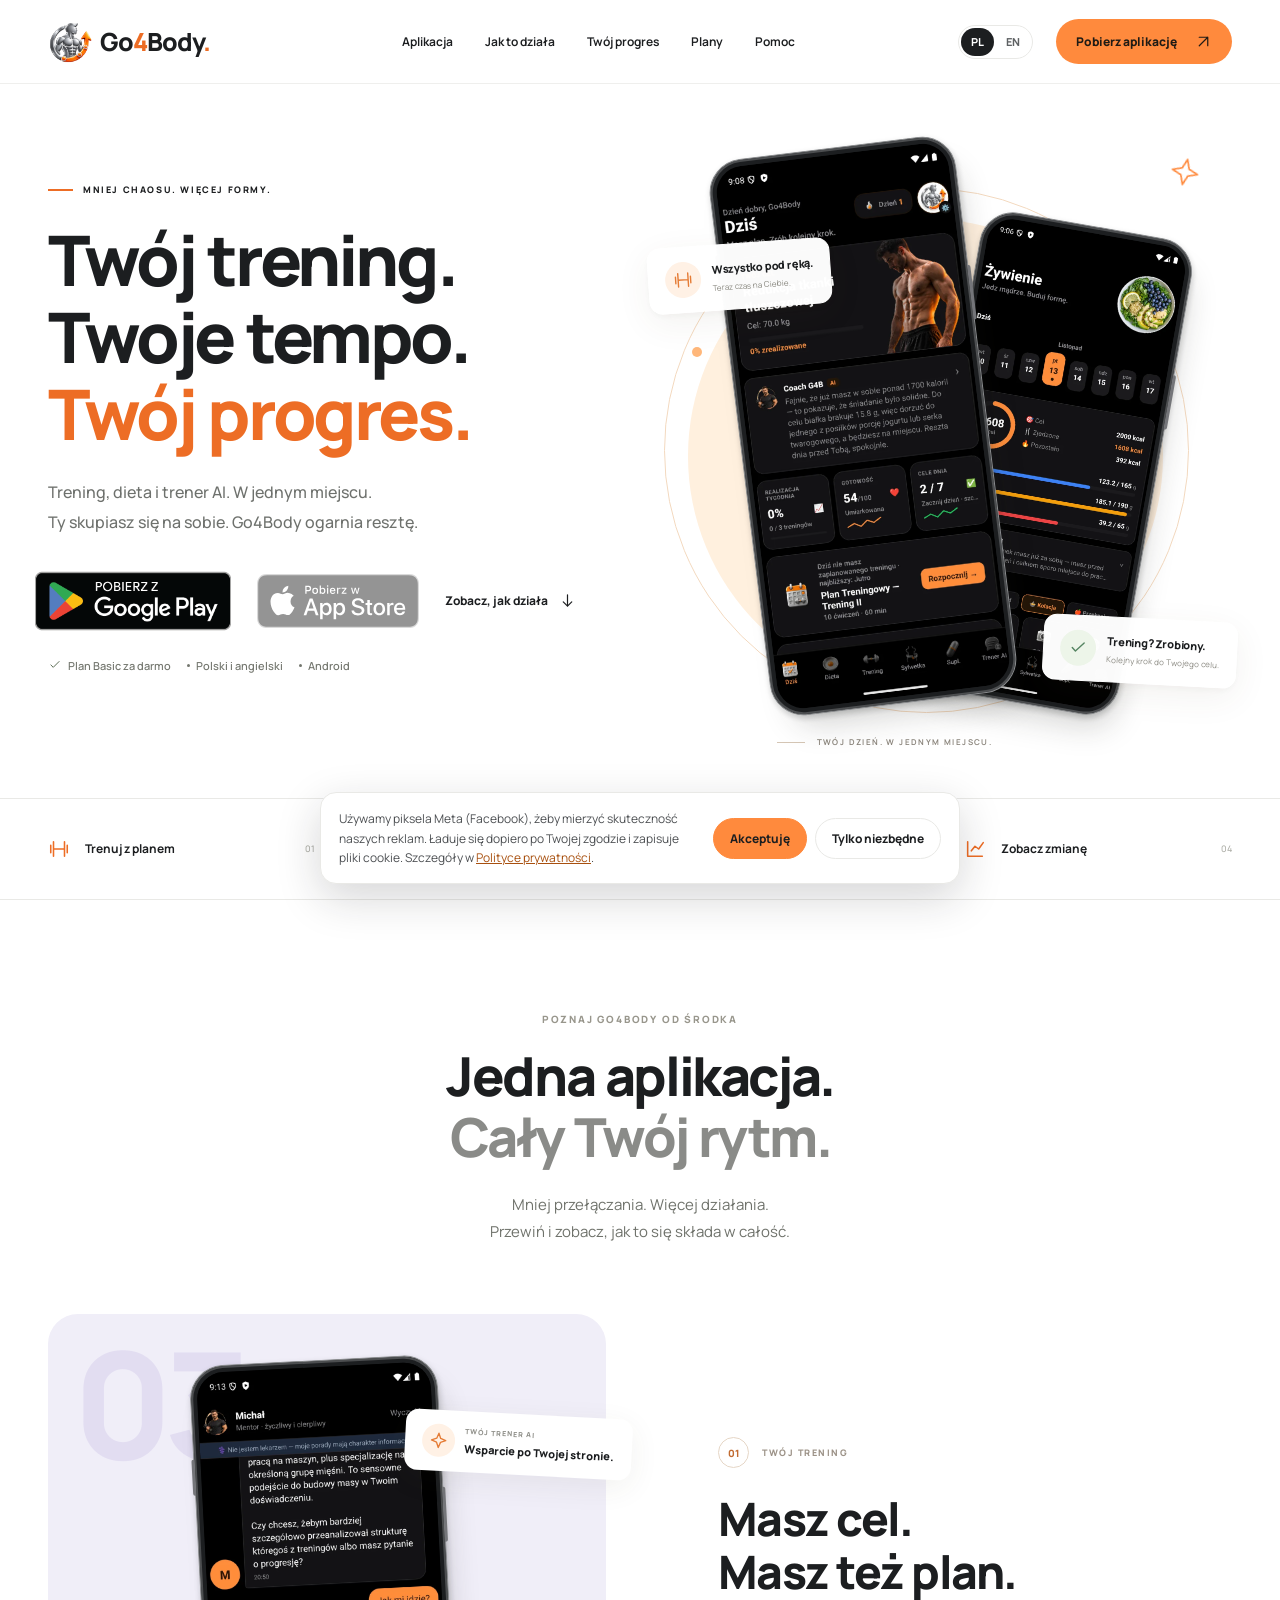
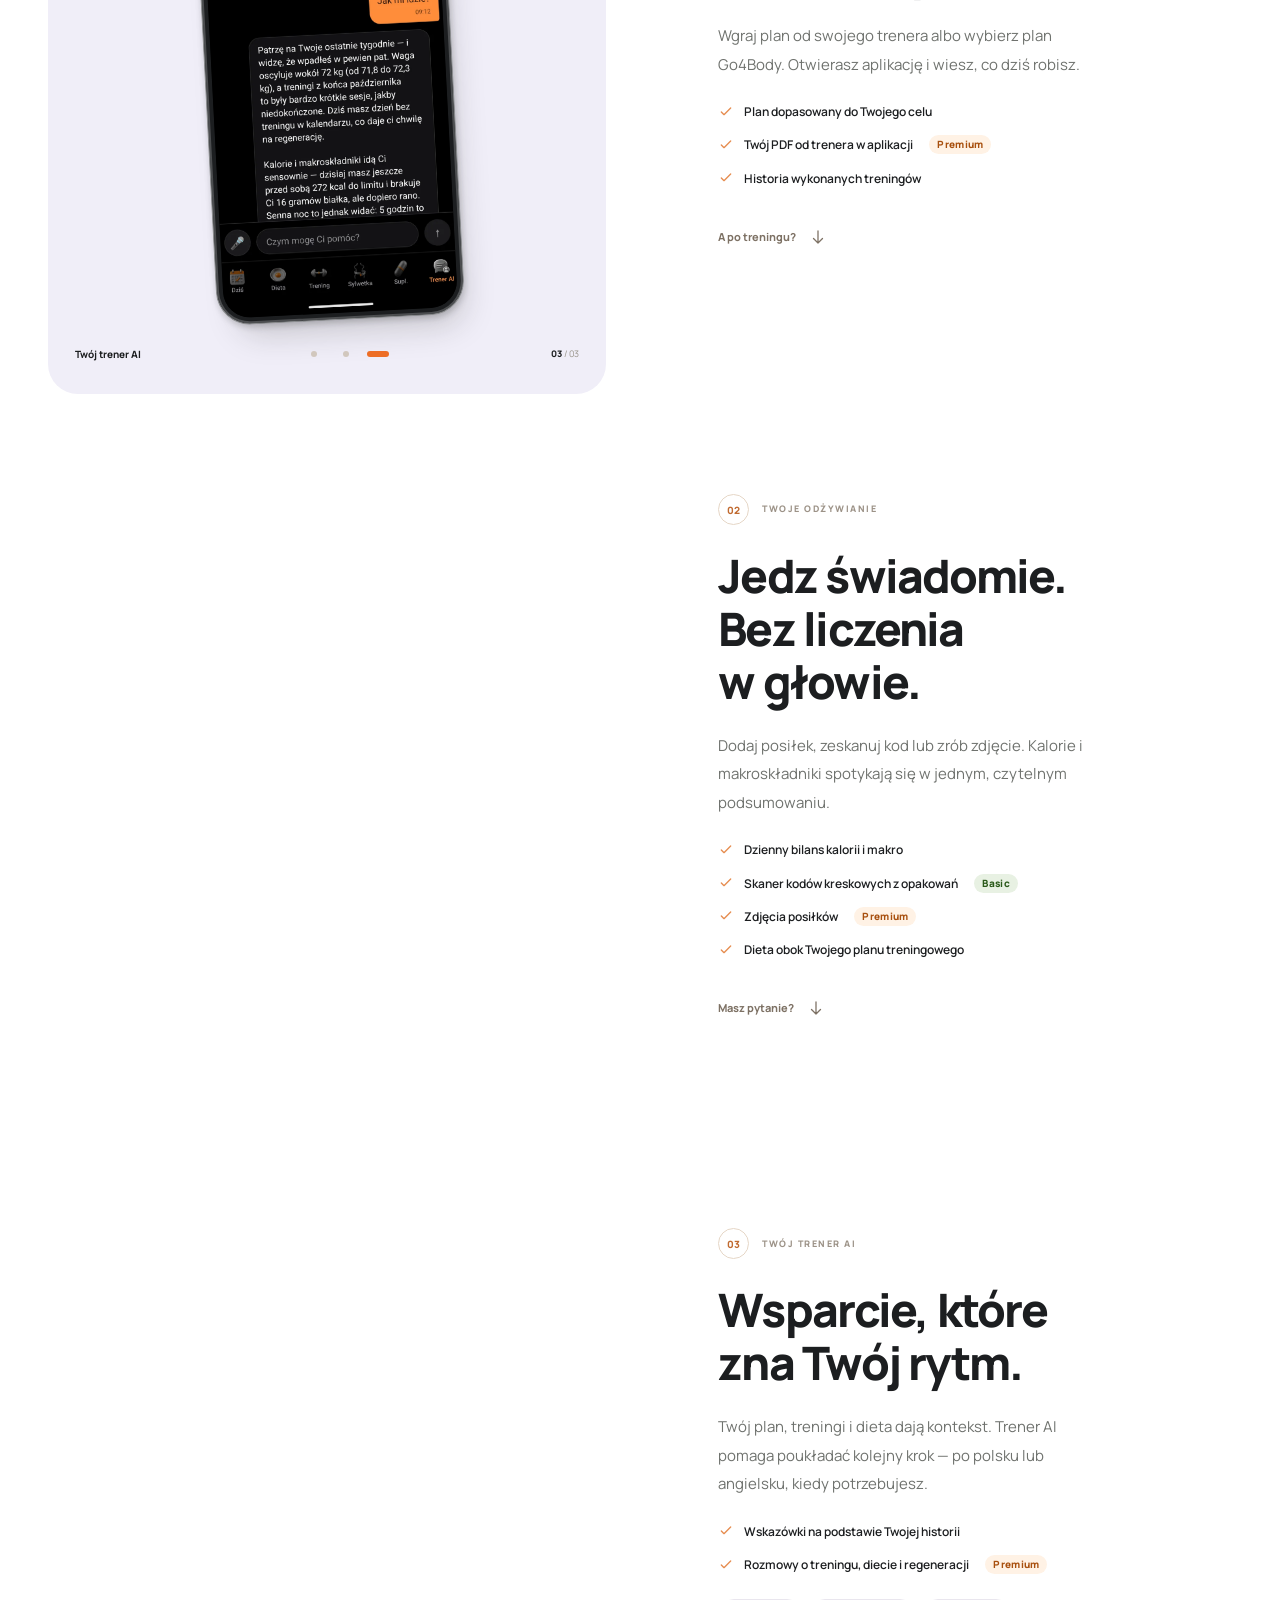
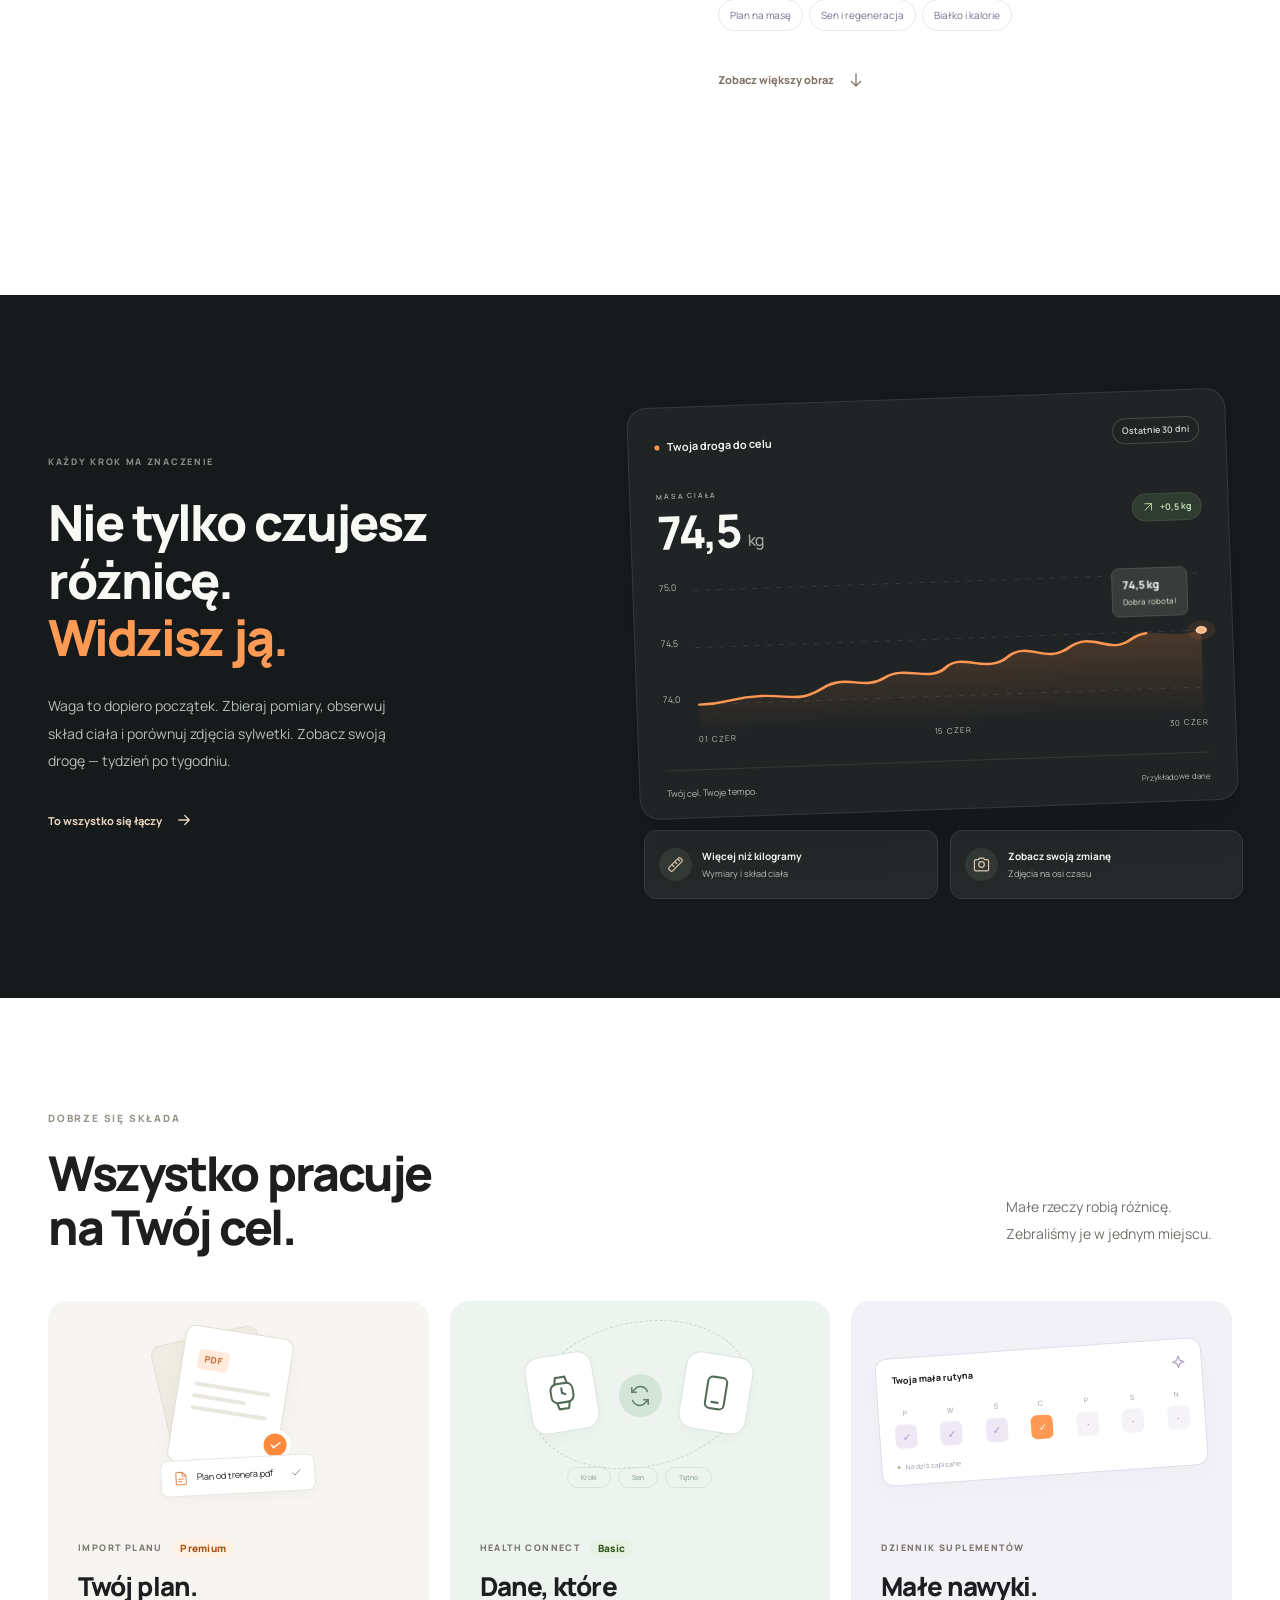
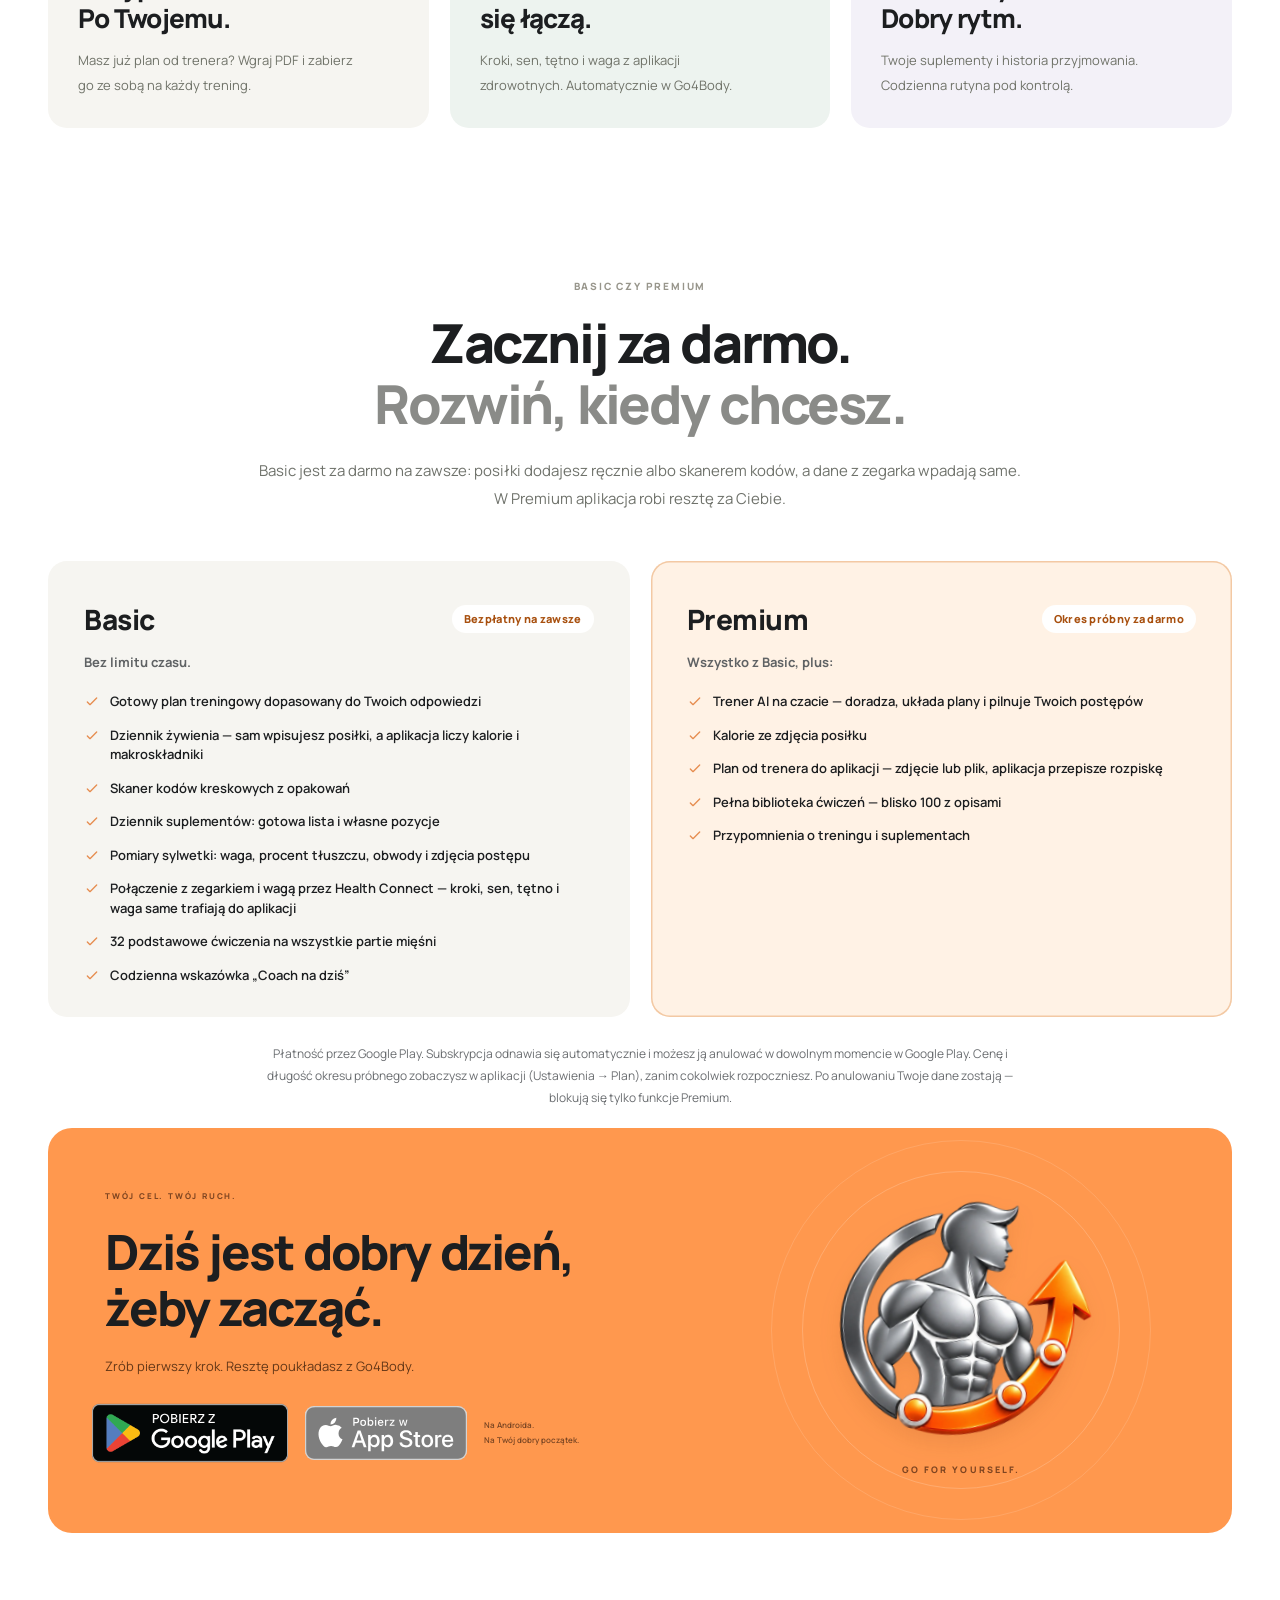
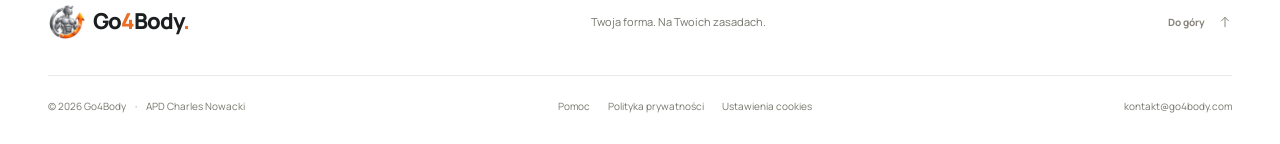
<file: index.html>
<!doctype html>
<html lang="pl">
<head>
  <meta charset="utf-8">
  <meta name="viewport" content="width=device-width, initial-scale=1">
  <meta name="theme-color" content="#ff8a3d">
  <meta name="description" content="Planuj treningi, licz kalorie i monitoruj sylwetkę w jednej aplikacji fitness na Androida. Basic jest za darmo, trener AI działa w Premium.">
  <link rel="canonical" href="https://go4body.com/">
  <meta property="og:type" content="website">
  <meta property="og:site_name" content="Go4Body">
  <meta property="og:locale" content="pl_PL">
  <meta property="og:title" content="Go4Body – Aplikacja fitness: trening, dieta i trener AI">
  <meta property="og:description" content="Planuj treningi, licz kalorie i monitoruj sylwetkę w jednej aplikacji fitness na Androida. Basic jest za darmo, trener AI działa w Premium.">
  <meta property="og:url" content="https://go4body.com/">
  <meta property="og:image" content="https://go4body.com/assets/og-image.png">
  <meta property="og:image:width" content="1200">
  <meta property="og:image:height" content="630">
  <meta property="og:image:alt" content="Go4Body — trening, dieta i trener AI w jednym miejscu">
  <meta name="twitter:card" content="summary_large_image">
  <meta name="twitter:title" content="Go4Body – Aplikacja fitness: trening, dieta i trener AI">
  <meta name="twitter:description" content="Planuj treningi, licz kalorie i monitoruj sylwetkę w jednej aplikacji fitness na Androida. Basic jest za darmo, trener AI działa w Premium.">
  <meta name="twitter:image" content="https://go4body.com/assets/og-image.png">
  <script type="application/ld+json">
  {
    "@context": "https://schema.org",
    "@type": "SoftwareApplication",
    "name": "Go4Body",
    "url": "https://go4body.com/",
    "description": "Planuj treningi, licz kalorie i monitoruj sylwetkę w jednej aplikacji fitness na Androida. Basic jest za darmo, trener AI działa w Premium.",
    "applicationCategory": "HealthApplication",
    "operatingSystem": "Android",
    "inLanguage": [
      "pl",
      "en"
    ],
    "image": "https://go4body.com/assets/og-image.png",
    "downloadUrl": "https://play.google.com/store/apps/details?id=com.go4body.app",
    "offers": {
      "@type": "Offer",
      "price": "0",
      "priceCurrency": "PLN",
      "description": "Plan Basic za darmo"
    }
  }
  </script>
  <title>Go4Body – Aplikacja fitness: trening, dieta i trener AI</title>
  <link rel="icon" href="assets/logo.webp" type="image/webp">
  <link rel="apple-touch-icon" href="assets/icon.png">
  <link rel="preload" href="assets/manrope-latin.woff2" as="font" type="font/woff2" crossorigin>
  <link rel="stylesheet" href="styles.css">
  <script src="assets/gsap.min.js" defer></script>
  <script src="assets/ScrollTrigger.min.js" defer></script>
  <script src="script.js" defer></script>
  <!-- Piksel Meta: ładowany DOPIERO po zgodzie użytkownika (baner na dole strony) -->
  <script>
  window.g4bLoadPixel = function () {
    if (window.__g4bPixel) return; window.__g4bPixel = true;
    !function(f,b,e,v,n,t,s)
    {if(f.fbq)return;n=f.fbq=function(){n.callMethod?
    n.callMethod.apply(n,arguments):n.queue.push(arguments)};
    if(!f._fbq)f._fbq=n;n.push=n;n.loaded=!0;n.version='2.0';
    n.queue=[];t=b.createElement(e);t.async=!0;
    t.src=v;s=b.getElementsByTagName(e)[0];
    s.parentNode.insertBefore(t,s)}(window, document,'script',
    'https://connect.facebook.net/en_US/fbevents.js');
    fbq('init', '27949523448076139');
    fbq('track', 'PageView');
  };
  try { if (localStorage.getItem('g4b_consent') === 'granted') window.g4bLoadPixel(); } catch (e) {}
  </script>
  <script>try{if(localStorage.getItem("g4b_lang")==="en"){document.documentElement.classList.add("lang-pending");setTimeout(function(){document.documentElement.classList.remove("lang-pending")},2500);}}catch(e){}</script>
  <style>html.lang-pending body{visibility:hidden}</style>
</head>
<body>
  <svg class="icon-library" xmlns="http://www.w3.org/2000/svg" aria-hidden="true">
    <defs>
      <symbol id="i-arrow" viewBox="0 0 24 24"><path d="M5 12h14m-6-6 6 6-6 6"/></symbol>
      <symbol id="i-arrow-up" viewBox="0 0 24 24"><path d="M6 18 18 6M6 6h12v12"/></symbol>
      <symbol id="i-down" viewBox="0 0 24 24"><path d="M12 4v16m-6-6 6 6 6-6"/></symbol>
      <symbol id="i-check" viewBox="0 0 24 24"><path d="m5 12 4 4L19 6"/></symbol>
      <symbol id="i-dumbbell" viewBox="0 0 24 24"><path d="M6 4v16M3 8v8m15-12v16m3-12v8M6 12h12"/></symbol>
      <symbol id="i-food" viewBox="0 0 24 24"><path d="M4 3v6a3 3 0 0 0 6 0V3M7 3v18M20 21V3c-5 1-5 11 0 11"/></symbol>
      <symbol id="i-spark" viewBox="0 0 24 24"><path d="m12 3 2.5 6.5L21 12l-6.5 2.5L12 21l-2.5-6.5L3 12l6.5-2.5L12 3Z"/></symbol>
      <symbol id="i-chart" viewBox="0 0 24 24"><path d="M4 4v16h16M8 14l4-5 4 3 5-7"/></symbol>
      <symbol id="i-heart" viewBox="0 0 24 24"><path d="M20.8 4.6a5.5 5.5 0 0 0-7.8 0L12 5.7l-1.1-1.1a5.5 5.5 0 0 0-7.8 7.8L12 21l8.8-8.6a5.5 5.5 0 0 0 0-7.8Z"/></symbol>
      <symbol id="i-file" viewBox="0 0 24 24"><path d="M14 2H6a2 2 0 0 0-2 2v16a2 2 0 0 0 2 2h12a2 2 0 0 0 2-2V8l-6-6Zm0 0v6h6M8 13h8m-8 4h5"/></symbol>
      <symbol id="i-sync" viewBox="0 0 24 24"><path d="M20 7a8 8 0 0 0-14-2L3 8m0-5v5h5m-4 9a8 8 0 0 0 14 2l3-3m0 5v-5h-5"/></symbol>
      <symbol id="i-phone" viewBox="0 0 24 24"><rect x="6" y="2" width="12" height="20" rx="3"/><path d="M10 18h4"/></symbol>
      <symbol id="i-watch" viewBox="0 0 24 24"><rect x="5" y="6" width="14" height="12" rx="4"/><path d="m8 6 1-4h6l1 4m-8 12 1 4h6l1-4m-4-9v3l2 1"/></symbol>
      <symbol id="i-camera" viewBox="0 0 24 24"><path d="m8 5 1-2h6l1 2h4a2 2 0 0 1 2 2v12a2 2 0 0 1-2 2H4a2 2 0 0 1-2-2V7a2 2 0 0 1 2-2h4Z"/><circle cx="12" cy="12" r="4"/></symbol>
      <symbol id="i-ruler" viewBox="0 0 24 24"><path d="m3 16 13-13a2 2 0 0 1 3 0l2 2a2 2 0 0 1 0 3L8 21a2 2 0 0 1-3 0l-2-2a2 2 0 0 1 0-3Zm4-4 3 3m1-7 3 3m1-7 3 3"/></symbol>
      <symbol id="i-menu" viewBox="0 0 24 24"><path d="M4 7h16M4 12h16M4 17h16"/></symbol>
      <symbol id="i-close" viewBox="0 0 24 24"><path d="m6 6 12 12M6 18 18 6"/></symbol>
    </defs>
  </svg>

  <a class="skip-link" href="#main">Przejdź do treści</a>

  <header class="header" id="top">
    <div class="container nav">
      <a class="brand" href="#top" aria-label="Go4Body — początek strony">
        <img src="assets/logo.webp" alt="" width="48" height="48">
        <span>Go<span class="brand-four">4</span>Body<span class="brand-dot">.</span></span>
      </a>
      <nav class="desktop-nav" aria-label="Nawigacja główna">
        <a href="#aplikacja">Aplikacja</a>
        <a href="#jak-to-dziala">Jak to działa</a>
        <a href="#progres">Twój progres</a>
        <a href="#plany">Plany</a>
        <a href="pomoc.html">Pomoc</a>
      </nav>
      <div class="nav-actions">
        <div class="lang-switch" role="group" aria-label="Język strony"><button type="button" class="lang-btn active" data-lang="pl" aria-pressed="true">PL</button><button type="button" class="lang-btn" data-lang="en" aria-pressed="false">EN</button></div>
        <a class="button button-small" href="https://play.google.com/store/apps/details?id=com.go4body.app" target="_blank" rel="noopener noreferrer">Pobierz aplikację <svg class="icon"><use href="#i-arrow-up"/></svg></a>
        <button class="menu-toggle" aria-label="Otwórz menu" aria-expanded="false" aria-controls="mobile-menu">
          <svg class="icon menu-open-icon"><use href="#i-menu"/></svg>
          <svg class="icon menu-close-icon"><use href="#i-close"/></svg>
        </button>
      </div>
    </div>
    <nav class="mobile-nav" id="mobile-menu" aria-label="Nawigacja mobilna" hidden>
      <a href="#aplikacja">Aplikacja <span>01</span></a>
      <a href="#jak-to-dziala">Jak to działa <span>02</span></a>
      <a href="#progres">Twój progres <span>03</span></a>
      <a href="#plany">Plany <span>04</span></a>
      <a href="pomoc.html">Pomoc <span>05</span></a>
      <a href="https://play.google.com/store/apps/details?id=com.go4body.app" target="_blank" rel="noopener noreferrer">Pobierz Go4Body <svg class="icon"><use href="#i-arrow-up"/></svg></a>
    </nav>
    <div class="reading-progress" aria-hidden="true"></div>
  </header>

  <main id="main">
    <section class="hero container" id="aplikacja" aria-labelledby="hero-title">
      <div class="hero-copy">
        <p class="eyebrow hero-enter"><span class="eyebrow-line"></span> MNIEJ CHAOSU. WIĘCEJ FORMY.</p>
        <h1 id="hero-title" class="hero-enter">Twój trening.<br>Twoje tempo.<br><span class="orange">Twój progres.</span></h1>
        <p class="hero-description hero-enter">Trening, dieta i trener AI. W jednym miejscu.<br>Ty skupiasz się na sobie. Go4Body ogarnia resztę.</p>
        <div class="hero-cta hero-enter">
          <a class="play-badge" href="https://play.google.com/store/apps/details?id=com.go4body.app" target="_blank" rel="noopener noreferrer" aria-label="Pobierz Go4Body z Google Play — otwiera nową kartę">
            <img src="assets/google-play.png" data-src-en="assets/google-play-en.png" alt="Pobierz z Google Play" width="196" height="76">
          </a>
          <span class="store-soon" tabindex="0" role="img" aria-label="Pobierz z App Store — w planach" data-tip="App Store — w planach"><img src="assets/app-store-pl.svg" alt="" width="162" height="54"></span>
          <a class="text-link hero-demo" href="#jak-to-dziala">Zobacz, jak działa <svg class="icon"><use href="#i-down"/></svg></a>
        </div>
        <div class="hero-notes hero-enter">
          <span><svg class="icon"><use href="#i-check"/></svg> Plan Basic za darmo</span>
          <span><span class="small-dot"></span> Polski i angielski</span>
          <span><span class="small-dot"></span> Android</span>
        </div>
      </div>

      <div class="hero-visual" aria-label="Podgląd ekranów aplikacji Go4Body">
        <div class="hero-disc" aria-hidden="true"></div>
        <div class="orbit orbit-one" aria-hidden="true"></div>
        <div class="orbit-dot" aria-hidden="true"></div>
        <svg class="hero-star icon" aria-hidden="true"><use href="#i-spark"/></svg>
        <div class="hero-phone-back device">
          <div class="device-glass"><img src="assets/screen-diet.webp" data-src-en="assets/screen-diet-en.webp" alt="Go4Body: bilans kalorii, makroskładniki i dziennik posiłków" width="720" height="1680"></div>
        </div>
        <div class="hero-phone-front device">
          <div class="device-glass"><img src="assets/screen-health.webp" data-src-en="assets/screen-health-en.webp" alt="Go4Body: podsumowanie dnia, cel, trening, kroki, sen i kalorie" width="720" height="1680" fetchpriority="high"></div>
        </div>
        <div class="floating-note note-top">
          <span class="note-icon"><svg class="icon"><use href="#i-dumbbell"/></svg></span>
          <span><strong>Wszystko pod ręką.</strong><small>Teraz czas na Ciebie.</small></span>
        </div>
        <div class="floating-note note-bottom">
          <span class="note-icon success"><svg class="icon"><use href="#i-check"/></svg></span>
          <span><strong>Trening? Zrobiony.</strong><small>Kolejny krok do Twojego celu.</small></span>
        </div>
        <p class="hero-visual-caption"><span class="caption-line"></span> TWÓJ DZIEŃ. W JEDNYM MIEJSCU.</p>
      </div>
    </section>

    <div class="benefit-band">
      <div class="container benefits">
        <a href="#krok-trening"><svg class="icon"><use href="#i-dumbbell"/></svg><span>Trenuj z planem</span><span class="benefit-number">01</span></a>
        <a href="#krok-dieta"><svg class="icon"><use href="#i-food"/></svg><span>Jedz świadomie</span><span class="benefit-number">02</span></a>
        <a href="#krok-coach"><svg class="icon"><use href="#i-spark"/></svg><span>Zapytaj trenera AI</span><span class="benefit-number">03</span></a>
        <a href="#progres"><svg class="icon"><use href="#i-chart"/></svg><span>Zobacz zmianę</span><span class="benefit-number">04</span></a>
      </div>
    </div>

    <section class="tour container" id="jak-to-dziala" aria-labelledby="tour-title">
      <div class="section-heading centered reveal">
        <p class="eyebrow">POZNAJ GO4BODY OD ŚRODKA</p>
        <h2 id="tour-title">Jedna aplikacja.<br><span class="muted-heading">Cały Twój rytm.</span></h2>
        <p>Mniej przełączania. Więcej działania.<br>Przewiń i zobacz, jak to się składa w całość.</p>
      </div>

      <div class="tour-layout">
        <div class="tour-visual-wrap">
          <div class="tour-visual" data-stage="0">
            <div class="tour-stage-number" aria-hidden="true">01</div>
            <div class="tour-phone device">
              <div class="device-glass tour-screens">
                <img class="tour-screen active" data-screen="0" src="assets/screen-training.webp" data-src-en="assets/screen-training-en.webp" alt="Ekran planu treningowego Go4Body" width="720" height="1680" loading="lazy">
                <img class="tour-screen" data-screen="1" src="assets/screen-diet.webp" data-src-en="assets/screen-diet-en.webp" alt="Ekran diety Go4Body" width="720" height="1680" loading="lazy" aria-hidden="true">
                <img class="tour-screen" data-screen="2" src="assets/screen-coach.webp" data-src-en="assets/screen-coach-en.webp" alt="Ekran trenera AI Go4Body" width="720" height="1680" loading="lazy" aria-hidden="true">
              </div>
            </div>
            <div class="tour-callout">
              <span class="tour-callout-icon"><svg class="icon"><use href="#i-dumbbell"/></svg></span>
              <span><small>TWÓJ TRENING</small><strong>Plan. Gotowy na dziś.</strong></span>
            </div>
            <div class="tour-control-row">
              <span class="tour-caption">Twój trening</span>
              <div class="tour-controls" aria-label="Przejdź do ekranu aplikacji">
                <button class="active" data-step-target="0" aria-label="Pokaż trening" aria-current="step"><span></span></button>
                <button data-step-target="1" aria-label="Pokaż dietę"><span></span></button>
                <button data-step-target="2" aria-label="Pokaż trenera AI"><span></span></button>
              </div>
              <span class="tour-counter"><span class="current-number">01</span> / 03</span>
            </div>
          </div>
        </div>

        <div class="tour-steps">
          <article class="tour-step" id="krok-trening" data-step="0">
            <div class="step-content reveal">
              <p class="step-eyebrow"><span>01</span> TWÓJ TRENING</p>
              <h3>Masz cel.<br>Masz też plan.</h3>
              <p class="step-description">Wgraj plan od swojego trenera albo wybierz plan Go4Body. Otwierasz aplikację i wiesz, co dziś robisz.</p>
              <ul class="check-list">
                <li><svg class="icon"><use href="#i-check"/></svg> Plan dopasowany do Twojego celu</li>
                <li><svg class="icon"><use href="#i-check"/></svg> Twój PDF od trenera w aplikacji <em class="tier">Premium</em></li>
                <li><svg class="icon"><use href="#i-check"/></svg> Historia wykonanych treningów</li>
              </ul>
              <a class="text-link step-next" href="#krok-dieta">A po treningu? <svg class="icon"><use href="#i-down"/></svg></a>
            </div>
            <div class="mobile-step-visual peach"><div class="device"><div class="device-glass"><img src="assets/screen-training.webp" data-src-en="assets/screen-training-en.webp" alt="Plan treningowy w Go4Body" width="720" height="1680" loading="lazy"></div></div></div>
          </article>
          <article class="tour-step" id="krok-dieta" data-step="1">
            <div class="step-content reveal">
              <p class="step-eyebrow"><span>02</span> TWOJE ODŻYWIANIE</p>
              <h3>Jedz świadomie.<br>Bez liczenia<br>w głowie.</h3>
              <p class="step-description">Dodaj posiłek, zeskanuj kod lub zrób zdjęcie. Kalorie i makroskładniki spotykają się w jednym, czytelnym podsumowaniu.</p>
              <ul class="check-list">
                <li><svg class="icon"><use href="#i-check"/></svg> Dzienny bilans kalorii i makro</li>
                <li><svg class="icon"><use href="#i-check"/></svg> Skaner kodów kreskowych z opakowań <em class="tier tier-basic">Basic</em></li>
                <li><svg class="icon"><use href="#i-check"/></svg> Zdjęcia posiłków <em class="tier">Premium</em></li>
                <li><svg class="icon"><use href="#i-check"/></svg> Dieta obok Twojego planu treningowego</li>
              </ul>
              <a class="text-link step-next" href="#krok-coach">Masz pytanie? <svg class="icon"><use href="#i-down"/></svg></a>
            </div>
            <div class="mobile-step-visual mint"><div class="device"><div class="device-glass"><img src="assets/screen-diet.webp" data-src-en="assets/screen-diet-en.webp" alt="Bilans kalorii i makroskładników w Go4Body" width="720" height="1680" loading="lazy"></div></div></div>
          </article>
          <article class="tour-step" id="krok-coach" data-step="2">
            <div class="step-content reveal">
              <p class="step-eyebrow"><span>03</span> TWÓJ TRENER AI</p>
              <h3>Wsparcie, które<br>zna Twój rytm.</h3>
              <p class="step-description">Twój plan, treningi i dieta dają kontekst. Trener AI pomaga poukładać kolejny krok — po polsku lub angielsku, kiedy potrzebujesz.</p>
              <ul class="check-list">
                <li><svg class="icon"><use href="#i-check"/></svg> Wskazówki na podstawie Twojej historii</li>
                <li><svg class="icon"><use href="#i-check"/></svg> Rozmowy o treningu, diecie i regeneracji <em class="tier">Premium</em></li>
              </ul>
              <div class="topic-chips"><span>Plan na masę</span><span>Sen i regeneracja</span><span>Białko i kalorie</span></div>
              <a class="text-link step-next" href="#progres">Zobacz większy obraz <svg class="icon"><use href="#i-down"/></svg></a>
            </div>
            <div class="mobile-step-visual lilac"><div class="device"><div class="device-glass"><img src="assets/screen-coach.webp" data-src-en="assets/screen-coach-en.webp" alt="Trener AI i tematy rozmów w Go4Body" width="720" height="1680" loading="lazy"></div></div></div>
          </article>
        </div>
      </div>
    </section>

    <section class="progress-section" id="progres" aria-labelledby="progress-title">
      <div class="container progress-layout">
        <div class="progress-copy reveal">
          <p class="eyebrow">KAŻDY KROK MA ZNACZENIE</p>
          <h2 id="progress-title">Nie tylko czujesz<br>różnicę.<br><span>Widzisz ją.</span></h2>
          <p>Waga to dopiero początek. Zbieraj pomiary, obserwuj skład ciała i porównuj zdjęcia sylwetki. Zobacz swoją drogę — tydzień po tygodniu.</p>
          <a class="text-link" href="#wszystko">To wszystko się łączy <svg class="icon"><use href="#i-arrow"/></svg></a>
        </div>
        <div class="progress-visual reveal">
          <div class="analytics-card">
            <div class="analytics-top"><span><span class="chart-dot"></span> Twoja droga do celu</span><span class="chart-period">Ostatnie 30 dni</span></div>
            <div class="analytics-summary"><div><small>MASA CIAŁA</small><strong>74,5 <span>kg</span></strong></div><div class="chart-change"><svg class="icon"><use href="#i-arrow-up"/></svg> +0,5 kg</div></div>
            <div class="chart" role="img" aria-label="Przykładowy wykres masy ciała: wzrost od 74 do 74,5 kilograma w ciągu miesiąca.">
              <div class="chart-scale"><span>75,0</span><span>74,5</span><span>74,0</span></div>
              <svg viewBox="0 0 430 190" preserveAspectRatio="none" aria-hidden="true">
                <defs><linearGradient id="chart-fill" x1="0" y1="0" x2="0" y2="1"><stop offset="0%" stop-color="#ff8a3d" stop-opacity=".22"/><stop offset="100%" stop-color="#ff8a3d" stop-opacity="0"/></linearGradient></defs>
                <path class="chart-grid" d="M0 15H430M0 85H430M0 155H430"/>
                <path class="chart-area" d="M2 155C28 155 28 147 54 147S85 157 106 140S140 145 158 130S196 138 210 120S244 130 262 110S294 121 314 101S348 112 366 94S397 97 426 85V190H2Z"/>
                <path class="chart-line" d="M2 155C28 155 28 147 54 147S85 157 106 140S140 145 158 130S196 138 210 120S244 130 262 110S294 121 314 101S348 112 366 94S397 97 426 85"/>
                <circle class="chart-end-halo" cx="426" cy="85" r="12"/><circle class="chart-end-dot" cx="426" cy="85" r="4"/>
              </svg>
              <div class="chart-tooltip">74,5 kg <span>Dobra robota!</span></div>
              <div class="chart-dates"><span>01 CZER</span><span>15 CZER</span><span>30 CZER</span></div>
            </div>
            <div class="analytics-bottom"><span>Twój cel. Twoje tempo.</span><span>Przykładowe dane</span></div>
          </div>
          <div class="progress-mini-cards">
            <div><span class="mini-icon"><svg class="icon"><use href="#i-ruler"/></svg></span><span><strong>Więcej niż kilogramy</strong><small>Wymiary i skład ciała</small></span></div>
            <div><span class="mini-icon"><svg class="icon"><use href="#i-camera"/></svg></span><span><strong>Zobacz swoją zmianę</strong><small>Zdjęcia na osi czasu</small></span></div>
          </div>
        </div>
      </div>
    </section>

    <section class="extras container" id="wszystko" aria-labelledby="extras-title">
      <div class="extras-heading reveal">
        <div><p class="eyebrow">DOBRZE SIĘ SKŁADA</p><h2 id="extras-title">Wszystko pracuje<br>na Twój cel.</h2></div>
        <p>Małe rzeczy robią różnicę.<br>Zebraliśmy je w jednym miejscu.</p>
      </div>
      <div class="extras-grid">
        <article class="extra-card extra-pdf reveal">
          <div class="extra-illustration pdf-illustration" aria-hidden="true">
            <div class="paper paper-back"></div>
            <div class="paper paper-front"><span class="pdf-label">PDF</span><span class="paper-line"></span><span class="paper-line short"></span><span class="paper-line"></span><div class="paper-check"><svg class="icon"><use href="#i-check"/></svg></div></div>
            <div class="file-chip"><svg class="icon"><use href="#i-file"/></svg> Plan od trenera.pdf <svg class="icon"><use href="#i-check"/></svg></div>
          </div>
          <div class="extra-copy"><span class="extra-kicker">IMPORT PLANU <em class="tier">Premium</em></span><h3>Twój plan.<br>Po Twojemu.</h3><p>Masz już plan od trenera? Wgraj PDF i zabierz go ze sobą na każdy trening.</p></div>
        </article>
        <article class="extra-card extra-health reveal">
          <div class="extra-illustration health-illustration" aria-hidden="true">
            <div class="health-orbit"></div>
            <div class="health-node watch-node"><svg class="icon"><use href="#i-watch"/></svg></div>
            <div class="sync-node"><svg class="icon"><use href="#i-sync"/></svg></div>
            <div class="health-node phone-node"><svg class="icon"><use href="#i-phone"/></svg></div>
            <div class="health-tags"><span>Kroki</span><span>Sen</span><span>Tętno</span></div>
          </div>
          <div class="extra-copy"><span class="extra-kicker">HEALTH CONNECT <em class="tier tier-basic">Basic</em></span><h3>Dane, które<br>się łączą.</h3><p>Kroki, sen, tętno i waga z aplikacji zdrowotnych. Automatycznie w Go4Body.</p></div>
        </article>
        <article class="extra-card extra-habits reveal">
          <div class="extra-illustration habits-illustration" aria-hidden="true">
            <div class="habit-widget"><div class="habit-widget-top"><span>Twoja mała rutyna</span><svg class="icon"><use href="#i-spark"/></svg></div><div class="habit-days"><span>P<i class="done">✓</i></span><span>W<i class="done">✓</i></span><span>Ś<i class="done">✓</i></span><span>C<i class="today">✓</i></span><span>P<i>·</i></span><span>S<i>·</i></span><span>N<i>·</i></span></div><div class="habit-saved"><span class="small-dot"></span> Na dziś zapisane</div></div>
          </div>
          <div class="extra-copy"><span class="extra-kicker">DZIENNIK SUPLEMENTÓW</span><h3>Małe nawyki.<br>Dobry rytm.</h3><p>Twoje suplementy i historia przyjmowania. Codzienna rutyna pod kontrolą.</p></div>
        </article>
      </div>
    </section>

    <section class="plans container" id="plany" aria-labelledby="plans-title">
      <div class="section-heading centered reveal">
        <p class="eyebrow">BASIC CZY PREMIUM</p>
        <h2 id="plans-title">Zacznij za darmo.<br><span class="muted-heading">Rozwiń, kiedy chcesz.</span></h2>
        <p>Basic jest za darmo na zawsze: posiłki dodajesz ręcznie albo skanerem kodów, a dane z zegarka wpadają same.<br>W Premium aplikacja robi resztę za Ciebie.</p>
      </div>
      <div class="plans-grid">
        <article class="plan-card reveal">
          <div class="plan-head"><h3>Basic</h3><span class="plan-tag">Bezpłatny na zawsze</span></div>
          <p class="plan-lead">Bez limitu czasu.</p>
          <ul class="check-list"><li><svg class="icon"><use href="#i-check"/></svg> Gotowy plan treningowy dopasowany do Twoich odpowiedzi</li><li><svg class="icon"><use href="#i-check"/></svg> Dziennik żywienia — sam wpisujesz posiłki, a aplikacja liczy kalorie i makroskładniki</li><li><svg class="icon"><use href="#i-check"/></svg> Skaner kodów kreskowych z opakowań</li><li><svg class="icon"><use href="#i-check"/></svg> Dziennik suplementów: gotowa lista i własne pozycje</li><li><svg class="icon"><use href="#i-check"/></svg> Pomiary sylwetki: waga, procent tłuszczu, obwody i zdjęcia postępu</li><li><svg class="icon"><use href="#i-check"/></svg> Połączenie z zegarkiem i wagą przez Health Connect — kroki, sen, tętno i waga same trafiają do aplikacji</li><li><svg class="icon"><use href="#i-check"/></svg> 32 podstawowe ćwiczenia na wszystkie partie mięśni</li><li><svg class="icon"><use href="#i-check"/></svg> Codzienna wskazówka „Coach na dziś”</li></ul>
        </article>
        <article class="plan-card plan-card-premium reveal">
          <div class="plan-head"><h3>Premium</h3><span class="plan-tag">Okres próbny za darmo</span></div>
          <p class="plan-lead">Wszystko z Basic, plus:</p>
          <ul class="check-list"><li><svg class="icon"><use href="#i-check"/></svg> Trener AI na czacie — doradza, układa plany i pilnuje Twoich postępów</li><li><svg class="icon"><use href="#i-check"/></svg> Kalorie ze zdjęcia posiłku</li><li><svg class="icon"><use href="#i-check"/></svg> Plan od trenera do aplikacji — zdjęcie lub plik, aplikacja przepisze rozpiskę</li><li><svg class="icon"><use href="#i-check"/></svg> Pełna biblioteka ćwiczeń — blisko 100 z opisami</li><li><svg class="icon"><use href="#i-check"/></svg> Przypomnienia o treningu i suplementach</li></ul>
        </article>
      </div>
      <p class="plans-note">Płatność przez Google Play. Subskrypcja odnawia się automatycznie i możesz ją anulować w dowolnym momencie w Google Play. Cenę i długość okresu próbnego zobaczysz w aplikacji (Ustawienia → Plan), zanim cokolwiek rozpoczniesz. Po anulowaniu Twoje dane zostają — blokują się tylko funkcje Premium.</p>
    </section>

    <section class="download-section container" id="pobierz" aria-labelledby="download-title">
      <div class="download-card reveal">
        <div class="download-copy">
          <p class="eyebrow">TWÓJ CEL. TWÓJ RUCH.</p>
          <h2 id="download-title">Dziś jest dobry dzień,<br>żeby zacząć.</h2>
          <p>Zrób pierwszy krok. Resztę poukładasz z Go4Body.</p>
          <div class="download-links"><a class="play-badge" href="https://play.google.com/store/apps/details?id=com.go4body.app" target="_blank" rel="noopener noreferrer" aria-label="Pobierz Go4Body z Google Play — otwiera nową kartę"><img src="assets/google-play.png" data-src-en="assets/google-play-en.png" alt="Pobierz z Google Play" width="196" height="76" loading="lazy"></a><span class="store-soon" tabindex="0" role="img" aria-label="Pobierz z App Store — w planach" data-tip="App Store — w planach"><img src="assets/app-store-pl.svg" alt="" width="162" height="54"></span><span>Na Androida.<br>Na Twój dobry początek.</span></div>
        </div>
        <div class="download-art" aria-hidden="true"><div class="download-ring ring-a"></div><div class="download-ring ring-b"></div><img src="assets/logo.webp" alt="" width="360" height="360" loading="lazy"><span class="download-art-caption">GO FOR YOURSELF.</span></div>
      </div>
    </section>
  </main>

  <footer class="footer container">
    <div class="footer-top"><a class="brand" href="#top" aria-label="Go4Body — początek strony"><img src="assets/logo.webp" alt="" width="42" height="42"><span>Go<span class="brand-four">4</span>Body<span class="brand-dot">.</span></span></a><span class="footer-tagline">Twoja forma. Na Twoich zasadach.</span><a class="text-link" href="#top">Do góry <svg class="icon"><use href="#i-down"/></svg></a></div>
    <div class="footer-bottom"><span>© 2026 Go4Body <span class="footer-dot">·</span> APD Charles Nowacki</span><span class="footer-links"><a href="pomoc.html">Pomoc</a><a href="privacy.html">Polityka prywatności</a><button type="button" class="footer-link-btn" id="cookieSettings">Ustawienia cookies</button></span><a href="mailto:kontakt@go4body.com">kontakt@go4body.com</a></div>
  </footer>

  <div class="consent" id="consent" role="dialog" aria-label="Zgoda na pliki cookie">
    <p>Używamy piksela Meta (Facebook), żeby mierzyć skuteczność naszych reklam. Ładuje się dopiero po Twojej zgodzie i zapisuje pliki cookie. Szczegóły w <a href="privacy.html#strona-www">Polityce prywatności</a>.</p>
    <div class="consent-actions">
      <button type="button" class="consent-btn primary" id="consentYes">Akceptuję</button>
      <button type="button" class="consent-btn" id="consentNo">Tylko niezbędne</button>
    </div>
  </div>
  <script>
  (function () {
    // ── Język PL / EN: tłumaczenie tekstów w locie (oryginał polski zostaje w HTML, dla wyszukiwarek) ──
    var EN = {
  "__title": "Go4Body – Fitness app: training, nutrition and AI coach",
  "__description": "Plan workouts, count calories and monitor your physique in one fitness app for Android. Basic is free, the AI coach works in Premium.",
  "Przejdź do treści": "Skip to content",
  "Aplikacja": "App",
  "Jak to działa": "How it works",
  "Twój progres": "Your progress",
  "Plany": "Plans",
  "Pomoc": "Help",
  "Pobierz aplikację": "Get the app",
  "Pobierz Go4Body": "Get Go4Body",
  "MNIEJ CHAOSU. WIĘCEJ FORMY.": "LESS CHAOS. MORE FORM.",
  "Twój trening.": "Your training.",
  "Twoje tempo.": "Your pace.",
  "Twój progres.": "Your progress.",
  "Trening, dieta i trener AI. W jednym miejscu.": "Training, nutrition and an AI coach. In one place.",
  "Ty skupiasz się na sobie. Go4Body ogarnia resztę.": "You focus on yourself. Go4Body handles the rest.",
  "Zobacz, jak działa": "See how it works",
  "Plan Basic za darmo": "Basic plan is free",
  "Polski i angielski": "Polish and English",
  "Wszystko pod ręką.": "Everything at hand.",
  "Teraz czas na Ciebie.": "Now it's time for you.",
  "Trening? Zrobiony.": "Workout? Done.",
  "Kolejny krok do Twojego celu.": "Another step toward your goal.",
  "TWÓJ DZIEŃ. W JEDNYM MIEJSCU.": "YOUR DAY. IN ONE PLACE.",
  "Trenuj z planem": "Train with a plan",
  "Jedz świadomie": "Eat mindfully",
  "Zapytaj trenera AI": "Ask the AI coach",
  "Zobacz zmianę": "See the change",
  "POZNAJ GO4BODY OD ŚRODKA": "GET TO KNOW GO4BODY FROM THE INSIDE",
  "Jedna aplikacja.": "One app.",
  "Cały Twój rytm.": "Your whole rhythm.",
  "Mniej przełączania. Więcej działania.": "Less switching. More doing.",
  "Przewiń i zobacz, jak to się składa w całość.": "Scroll to see how it all comes together.",
  "TWÓJ TRENING": "YOUR TRAINING",
  "Plan. Gotowy na dziś.": "A plan. Ready for today.",
  "Twój trening": "Your training",
  "Masz cel.": "You have a goal.",
  "Masz też plan.": "Now you have a plan, too.",
  "Wgraj plan od swojego trenera albo wybierz plan Go4Body. Otwierasz aplikację i wiesz, co dziś robisz.": "Upload a plan from your trainer or pick a Go4Body plan. You open the app and know what you're doing today.",
  "Plan dopasowany do Twojego celu": "A plan matched to your goal",
  "Twój PDF od trenera w aplikacji": "Your trainer's PDF in the app",
  "Historia wykonanych treningów": "History of completed workouts",
  "A po treningu?": "And after training?",
  "TWOJE ODŻYWIANIE": "YOUR NUTRITION",
  "Jedz świadomie.": "Eat mindfully.",
  "Bez liczenia": "No counting",
  "w głowie.": "in your head.",
  "Dodaj posiłek, zeskanuj kod lub zrób zdjęcie. Kalorie i makroskładniki spotykają się w jednym, czytelnym podsumowaniu.": "Add a meal, scan a barcode or take a photo. Calories and macros come together in one clear summary.",
  "Dzienny bilans kalorii i makro": "Daily calorie and macro balance",
  "Zdjęcia posiłków": "Meal photos",
  "Dieta obok Twojego planu treningowego": "Nutrition next to your training plan",
  "Masz pytanie?": "Have a question?",
  "TWÓJ TRENER AI": "YOUR AI COACH",
  "Wsparcie, które": "Support that",
  "zna Twój rytm.": "knows your rhythm.",
  "Twój plan, treningi i dieta dają kontekst. Trener AI pomaga poukładać kolejny krok — po polsku lub angielsku, kiedy potrzebujesz.": "Your plan, workouts and diet give it context. The AI coach helps you work out the next step — in Polish or English, whenever you need it.",
  "Wskazówki na podstawie Twojej historii": "Tips based on your history",
  "Rozmowy o treningu, diecie i regeneracji": "Conversations about training, nutrition and recovery",
  "Plan na masę": "Mass-building plan",
  "Sen i regeneracja": "Sleep and recovery",
  "Białko i kalorie": "Protein and calories",
  "Zobacz większy obraz": "See the bigger picture",
  "KAŻDY KROK MA ZNACZENIE": "EVERY STEP MATTERS",
  "Nie tylko czujesz": "You don't just feel",
  "różnicę.": "the difference.",
  "Widzisz ją.": "You see it.",
  "Waga to dopiero początek. Zbieraj pomiary, obserwuj skład ciała i porównuj zdjęcia sylwetki. Zobacz swoją drogę — tydzień po tygodniu.": "Weight is only the beginning. Collect measurements, track body composition and compare physique photos. See your journey — week by week.",
  "To wszystko się łączy": "It all connects",
  "Twoja droga do celu": "Your road to the goal",
  "Ostatnie 30 dni": "Last 30 days",
  "MASA CIAŁA": "BODY WEIGHT",
  "74,5": "74.5",
  "+0,5 kg": "+0.5 kg",
  "75,0": "75.0",
  "74,0": "74.0",
  "74,5 kg": "74.5 kg",
  "Dobra robota!": "Nice work!",
  "01 CZER": "JUN 01",
  "15 CZER": "JUN 15",
  "30 CZER": "JUN 30",
  "Twój cel. Twoje tempo.": "Your goal. Your pace.",
  "Przykładowe dane": "Sample data",
  "Więcej niż kilogramy": "More than kilograms",
  "Wymiary i skład ciała": "Measurements and body composition",
  "Zobacz swoją zmianę": "See your change",
  "Zdjęcia na osi czasu": "Photos on a timeline",
  "DOBRZE SIĘ SKŁADA": "IT ALL FITS TOGETHER",
  "Wszystko pracuje": "Everything works",
  "na Twój cel.": "toward your goal.",
  "Małe rzeczy robią różnicę.": "Small things make a difference.",
  "Zebraliśmy je w jednym miejscu.": "We've gathered them in one place.",
  "Plan od trenera.pdf": "Trainer plan.pdf",
  "IMPORT PLANU": "PLAN IMPORT",
  "Twój plan.": "Your plan.",
  "Po Twojemu.": "Your way.",
  "Masz już plan od trenera? Wgraj PDF i zabierz go ze sobą na każdy trening.": "Already have a plan from your trainer? Upload a PDF and take it with you to every workout.",
  "Kroki": "Steps",
  "Sen": "Sleep",
  "Tętno": "Heart rate",
  "Dane, które": "Data that",
  "się łączą.": "comes together.",
  "Kroki, sen, tętno i waga z aplikacji zdrowotnych. Automatycznie w Go4Body.": "Steps, sleep, heart rate and weight from health apps. Automatically in Go4Body.",
  "Twoja mała rutyna": "Your small routine",
  "Na dziś zapisane": "Saved for today",
  "DZIENNIK SUPLEMENTÓW": "SUPPLEMENT LOG",
  "Małe nawyki.": "Small habits.",
  "Dobry rytm.": "A good rhythm.",
  "Twoje suplementy i historia przyjmowania. Codzienna rutyna pod kontrolą.": "Your supplements and intake history. Your daily routine under control.",
  "BASIC CZY PREMIUM": "BASIC OR PREMIUM",
  "Zacznij za darmo.": "Start for free.",
  "Rozwiń, kiedy chcesz.": "Upgrade whenever you like.",
  "W Basic wpisujesz wszystko sam — za darmo, na zawsze.": "In Basic you log everything yourself — free, forever.",
  "W Premium aplikacja robi to za Ciebie.": "In Premium the app does it for you.",
  "Bezpłatny na zawsze": "Free forever",
  "Bez limitu czasu.": "No time limit.",
  "Gotowy plan treningowy dopasowany do Twoich odpowiedzi": "A ready-made training plan matched to your answers",
  "Dziennik żywienia — sam wpisujesz posiłki, a aplikacja liczy kalorie i makroskładniki": "Nutrition log — you enter meals, and the app counts calories and macros",
  "Dziennik suplementów: gotowa lista i własne pozycje": "Supplement log: a ready list and your own items",
  "Pomiary sylwetki: waga, procent tłuszczu, obwody i zdjęcia postępu": "Body measurements: weight, body fat %, circumferences and progress photos",
  "32 podstawowe ćwiczenia na wszystkie partie mięśni": "32 core exercises covering every muscle group",
  "Codzienna wskazówka „Coach na dziś”": "A daily “Coach for today” tip",
  "Okres próbny za darmo": "Free trial",
  "Wszystko z Basic, plus:": "Everything in Basic, plus:",
  "Trener AI na czacie — doradza, układa plany i pilnuje Twoich postępów": "AI coach chat — advises, builds plans and keeps track of your progress",
  "Kalorie ze zdjęcia posiłku": "Calories from a meal photo",
  "Skaner kodów kreskowych z opakowań": "Barcode scanner for packaged products",
  "Połączenie z zegarkiem i wagą — kroki, sen, tętno i waga przez Health Connect": "Watch and scale connection — steps, sleep, heart rate and weight via Health Connect",
  "Plan od trenera do aplikacji — zdjęcie lub plik, aplikacja przepisze rozpiskę": "Your trainer's plan into the app — a photo or a file, the app copies the plan for you",
  "Pełna biblioteka ćwiczeń — blisko 100 z opisami": "Full exercise library — nearly 100 with descriptions",
  "Przypomnienia o treningu i suplementach": "Reminders for workouts and supplements",
  "Płatność przez Google Play. Subskrypcja odnawia się automatycznie i możesz ją anulować w dowolnym momencie w Google Play. Cenę i długość okresu próbnego zobaczysz w aplikacji (Ustawienia → Plan), zanim cokolwiek rozpoczniesz. Po anulowaniu Twoje dane zostają — blokują się tylko funkcje Premium.": "Payment through Google Play. The subscription renews automatically and you can cancel at any time in Google Play. You will see the price and the length of the free trial in the app (Settings → Plan) before you start anything. After you cancel, your data stays — only the Premium features are locked.",
  "TWÓJ CEL. TWÓJ RUCH.": "YOUR GOAL. YOUR MOVE.",
  "Dziś jest dobry dzień,": "Today is a good day",
  "żeby zacząć.": "to start.",
  "Zrób pierwszy krok. Resztę poukładasz z Go4Body.": "Take the first step. You'll sort out the rest with Go4Body.",
  "Na Androida.": "For Android.",
  "Na Twój dobry początek.": "For your good start.",
  "Twoja forma. Na Twoich zasadach.": "Your form. On your terms.",
  "Do góry": "Back to top",
  "Polityka prywatności": "Privacy Policy",
  "Ustawienia cookies": "Cookie settings",
  "Używamy piksela Meta (Facebook), żeby mierzyć skuteczność naszych reklam. Ładuje się dopiero po Twojej zgodzie i zapisuje pliki cookie. Szczegóły w": "We use the Meta (Facebook) pixel to measure how well our ads work. It loads only after you agree and it sets cookies. Details in the",
  "Polityce prywatności": "Privacy Policy",
  "Akceptuję": "Accept",
  "Tylko niezbędne": "Essential only",
  "Go4Body — początek strony": "Go4Body — back to the top",
  "Nawigacja główna": "Main navigation",
  "Język strony": "Site language",
  "Otwórz menu": "Open menu",
  "Zamknij menu": "Close menu",
  "Nawigacja mobilna": "Mobile navigation",
  "Pobierz Go4Body z Google Play — otwiera nową kartę": "Get Go4Body on Google Play — opens in a new tab",
  "Pobierz z Google Play": "Get it on Google Play",
  "Pobierz z App Store — w planach": "Get it on the App Store — planned",
  "App Store — w planach": "App Store — planned",
  "Podgląd ekranów aplikacji Go4Body": "Preview of Go4Body app screens",
  "Go4Body: bilans kalorii, makroskładniki i dziennik posiłków": "Go4Body: calorie balance, macros and meal log",
  "Go4Body: podsumowanie dnia, cel, trening, kroki, sen i kalorie": "Go4Body: daily summary, goal, workout, steps, sleep and calories",
  "Ekran planu treningowego Go4Body": "Go4Body training plan screen",
  "Ekran diety Go4Body": "Go4Body diet screen",
  "Ekran trenera AI Go4Body": "Go4Body AI coach screen",
  "Przejdź do ekranu aplikacji": "Go to an app screen",
  "Pokaż trening": "Show training",
  "Pokaż dietę": "Show diet",
  "Pokaż trenera AI": "Show AI coach",
  "Plan treningowy w Go4Body": "Training plan in Go4Body",
  "Bilans kalorii i makroskładników w Go4Body": "Calorie and macro balance in Go4Body",
  "Trener AI i tematy rozmów w Go4Body": "AI coach and conversation topics in Go4Body",
  "Przykładowy wykres masy ciała: wzrost od 74 do 74,5 kilograma w ciągu miesiąca.": "Sample body-weight chart: an increase from 74 to 74.5 kilograms over a month.",
  "Zgoda na pliki cookie": "Cookie consent",
  "Twoje odżywianie": "Your nutrition",
  "Twój trener AI": "Your AI coach",
  "Makro? Wszystko jasne.": "Macros? All clear.",
  "Wsparcie po Twojej stronie.": "Support on your side.",
  "Połączenie z zegarkiem i wagą przez Health Connect — kroki, sen, tętno i waga same trafiają do aplikacji": "Watch and scale connection via Health Connect — steps, sleep, heart rate and weight flow into the app on their own",
  "Basic jest za darmo na zawsze: posiłki dodajesz ręcznie albo skanerem kodów, a dane z zegarka wpadają same.": "Basic is free forever: you add meals by hand or with the barcode scanner, and watch data flows in on its own.",
  "W Premium aplikacja robi resztę za Ciebie.": "In Premium the app does the rest for you."
};
    var cur = 'pl', textOrig = new Map(), attrOrig = new Map();
    var ATTRS = ['alt', 'aria-label', 'data-tip'];
    var TITLE_PL = document.title, DESC = document.querySelector('meta[name="description"]'), DESC_PL = DESC ? DESC.content : '';
    function norm(s) { return s.replace(/\s+/g, ' ').trim(); }
    window.g4bT = function (s) { var k = norm(s); return cur === 'en' && EN[k] !== undefined ? EN[k] : s; };
    function restore() {
      textOrig.forEach(function (v, n) { n.nodeValue = v; });
      attrOrig.forEach(function (o, el) { Object.keys(o).forEach(function (a) { el.setAttribute(a, o[a]); }); });
      textOrig.clear(); attrOrig.clear();
      document.title = TITLE_PL; if (DESC) DESC.content = DESC_PL;
    }
    function apply() {
      var w = document.createTreeWalker(document.body, NodeFilter.SHOW_TEXT, { acceptNode: function (n) {
        var p = n.parentNode;
        if (!p || /^(SCRIPT|STYLE|NOSCRIPT)$/.test(p.nodeName)) return NodeFilter.FILTER_REJECT;
        return n.nodeValue.trim() ? NodeFilter.FILTER_ACCEPT : NodeFilter.FILTER_REJECT; } });
      var n;
      while ((n = w.nextNode())) {
        var k = norm(n.nodeValue);
        if (EN[k] !== undefined) {
          textOrig.set(n, n.nodeValue);
          var m = /^(\s*)[\s\S]*?(\s*)$/.exec(n.nodeValue);
          n.nodeValue = m[1] + EN[k] + m[2];
        }
      }
      document.querySelectorAll('[alt],[aria-label],[data-tip]').forEach(function (el) {
        ATTRS.forEach(function (a) {
          if (!el.hasAttribute(a)) return;
          var k = norm(el.getAttribute(a));
          if (EN[k] !== undefined) {
            var o = attrOrig.get(el) || {}; o[a] = el.getAttribute(a); attrOrig.set(el, o);
            el.setAttribute(a, EN[k]);
          }
        });
      });
      if (EN['__title'] !== undefined) document.title = EN['__title'];
      if (DESC && EN['__description'] !== undefined) DESC.content = EN['__description'];
    }
    function setLang(l) {
      restore(); cur = l;
      if (l === 'en') apply();
      document.documentElement.lang = l;
      document.querySelectorAll('img[data-src-en]').forEach(function (im) {
        if (!im.hasAttribute('data-src-pl')) im.setAttribute('data-src-pl', im.getAttribute('src'));
        im.setAttribute('src', l === 'en' ? im.getAttribute('data-src-en') : im.getAttribute('data-src-pl'));
      });
      document.querySelectorAll('.lang-btn').forEach(function (b) {
        var on = b.getAttribute('data-lang') === l;
        b.classList.toggle('active', on); b.setAttribute('aria-pressed', String(on));
      });
      try { localStorage.setItem('g4b_lang', l); } catch (e) {}
      if (window.g4bRefreshStage) window.g4bRefreshStage();
    }
    document.querySelectorAll('.lang-btn').forEach(function (b) {
      b.addEventListener('click', function () { setLang(b.getAttribute('data-lang')); });
    });
    var saved = null; try { saved = localStorage.getItem('g4b_lang'); } catch (e) {}
    if (saved === 'en') setLang('en');
    document.documentElement.classList.remove('lang-pending');

    // ── Zgoda na piksel: bez wyboru piksel się nie ładuje; wybór pamiętamy w przeglądarce ──
    var box = document.getElementById('consent'), choice = null;
    try { choice = localStorage.getItem('g4b_consent'); } catch (e) {}
    if (box && choice !== 'granted' && choice !== 'denied') {
      box.classList.add('show');
      var decide = function (v) {
        try { localStorage.setItem('g4b_consent', v); } catch (e) {}
        box.classList.remove('show');
        if (v === 'granted' && window.g4bLoadPixel) window.g4bLoadPixel();
      };
      document.getElementById('consentYes').addEventListener('click', function () { decide('granted'); });
      document.getElementById('consentNo').addEventListener('click', function () { decide('denied'); });
    }
    var cs = document.getElementById('cookieSettings');
    if (cs) cs.addEventListener('click', function () {
      try { localStorage.removeItem('g4b_consent'); } catch (e) {}
      location.reload();
    });

    // ── Atrybucja: parametry kampanii z adresu strony trafiają do linku Google Play (referrer) ──
    var params = new URLSearchParams(location.search), hasUtm = false;
    params.forEach(function (_, k) { if (k.indexOf('utm_') === 0 || k === 'campaign_id' || k === 'ad_id') hasUtm = true; });
    if (hasUtm) document.querySelectorAll('a[href*="play.google.com/store/apps/details"]').forEach(function (a) {
      var url = new URL(a.href); url.searchParams.set('referrer', params.toString()); a.href = url.toString();
    });
  })();
  </script>
</body>
</html>
</file>
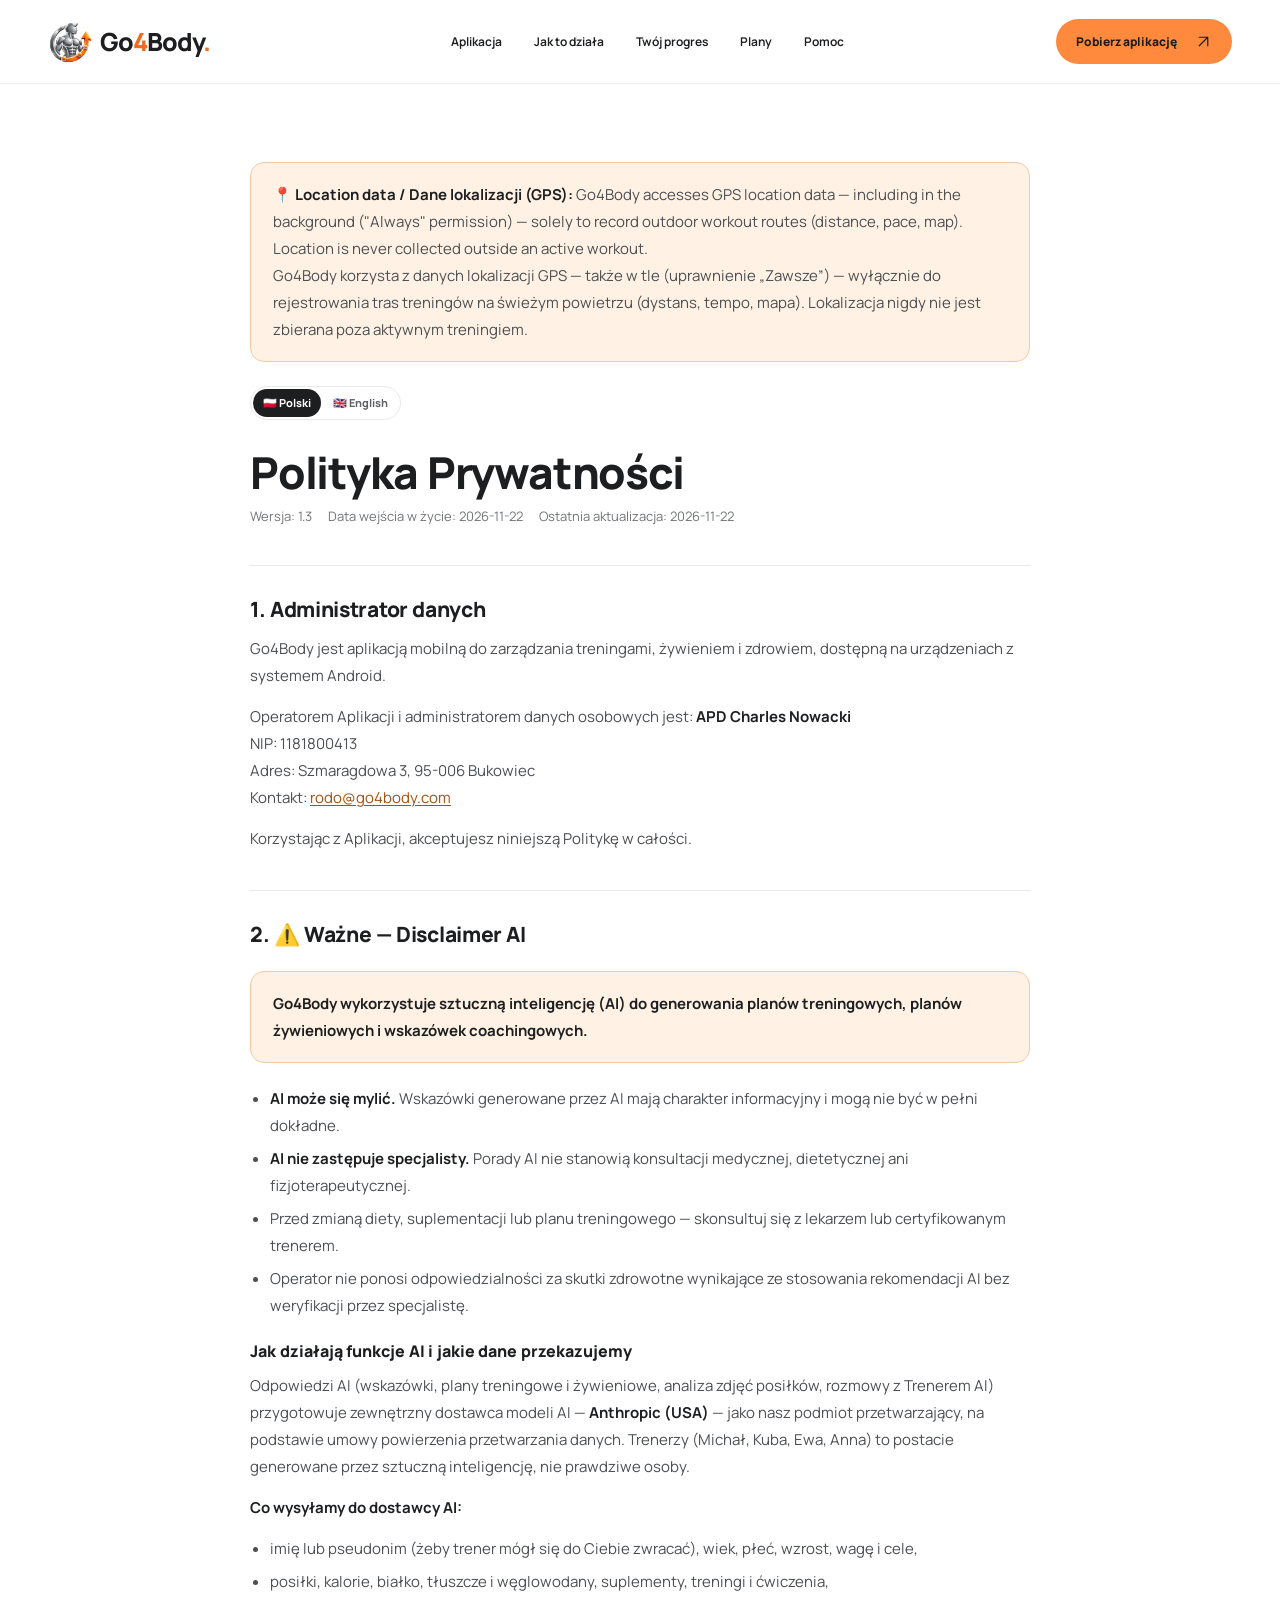
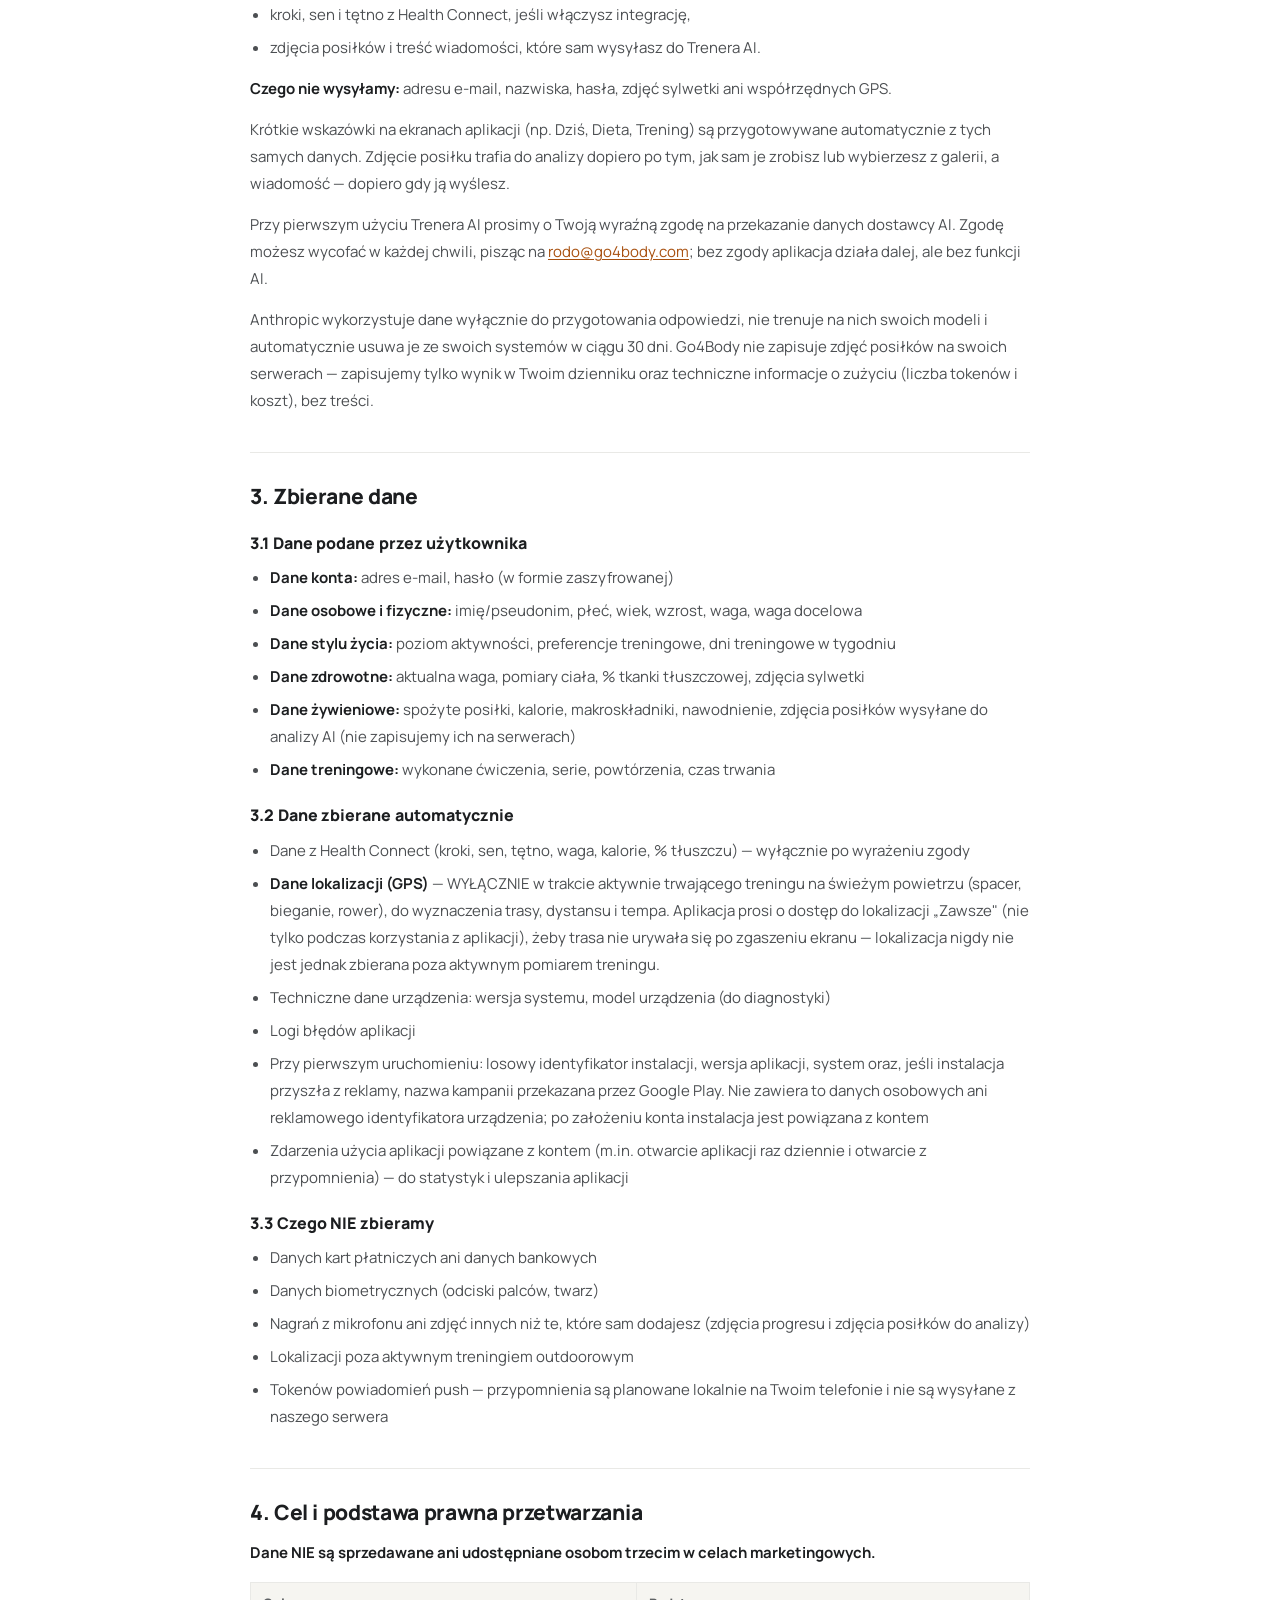
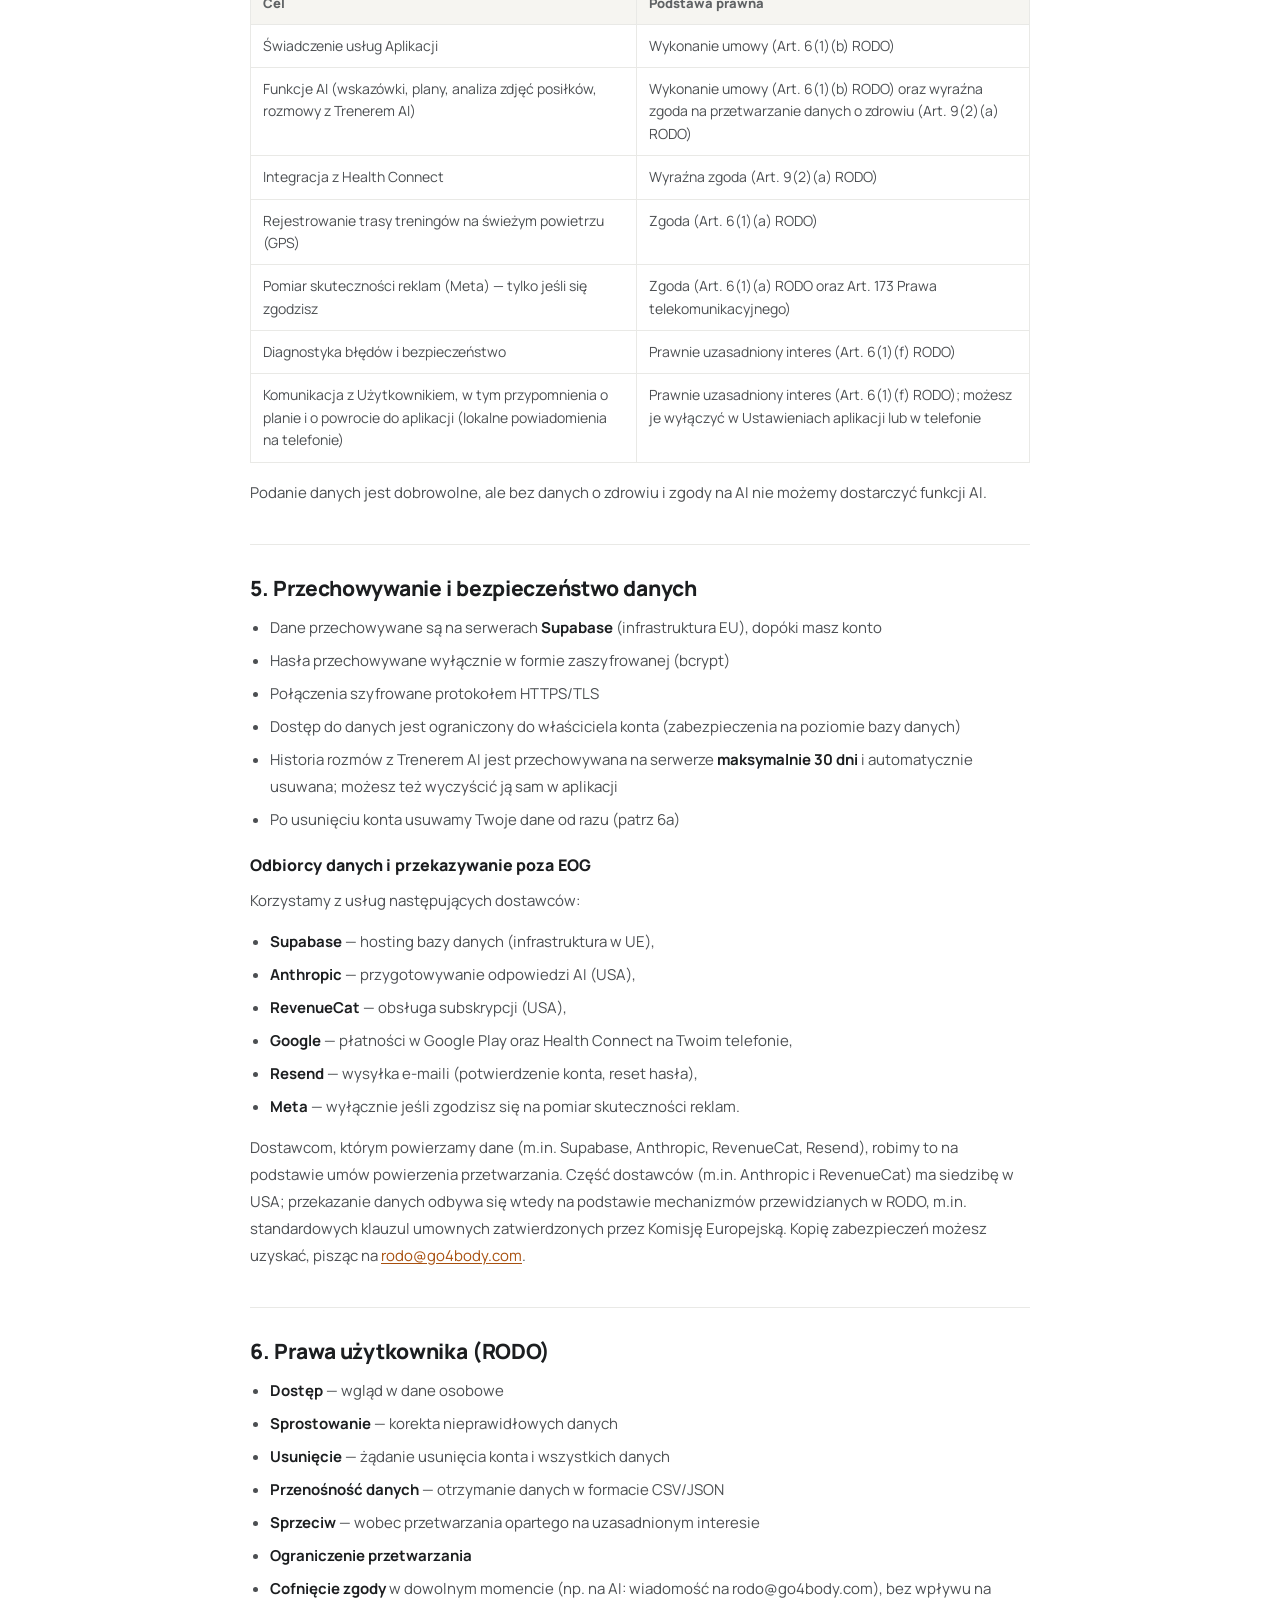
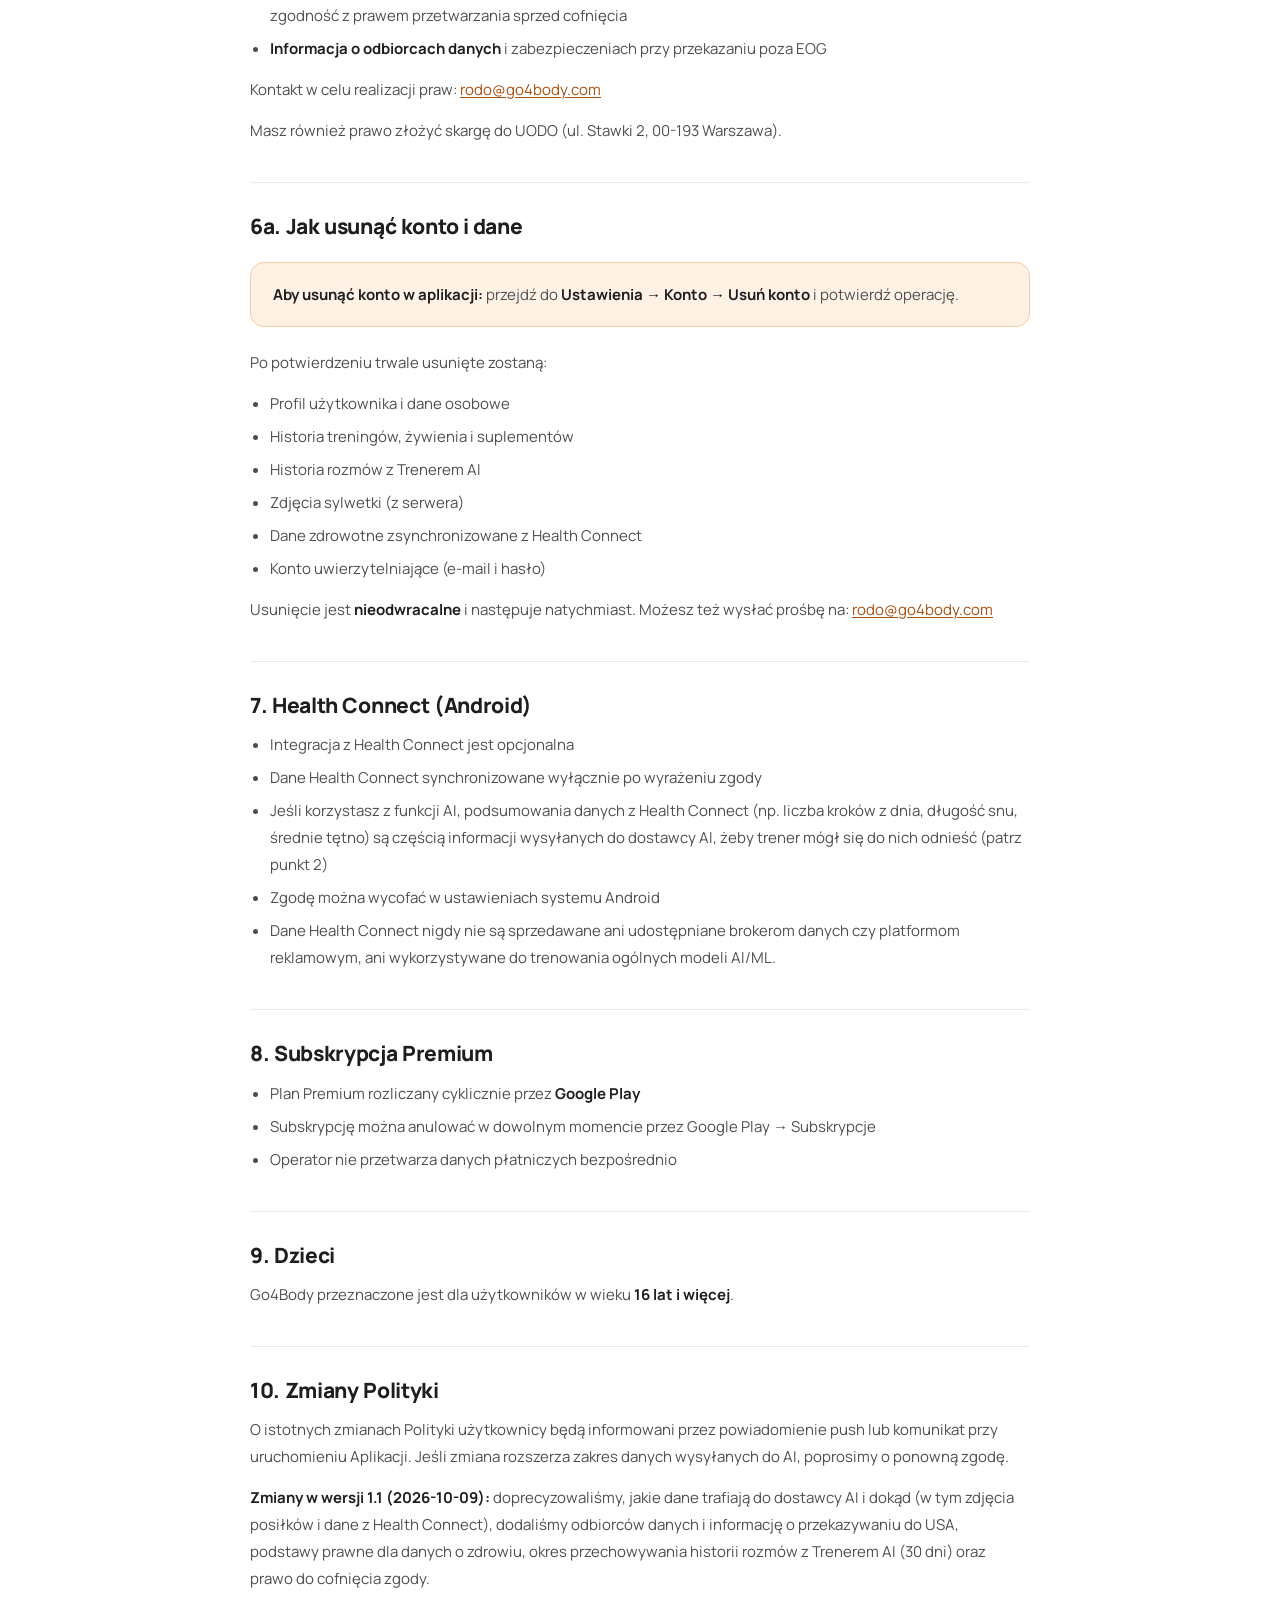
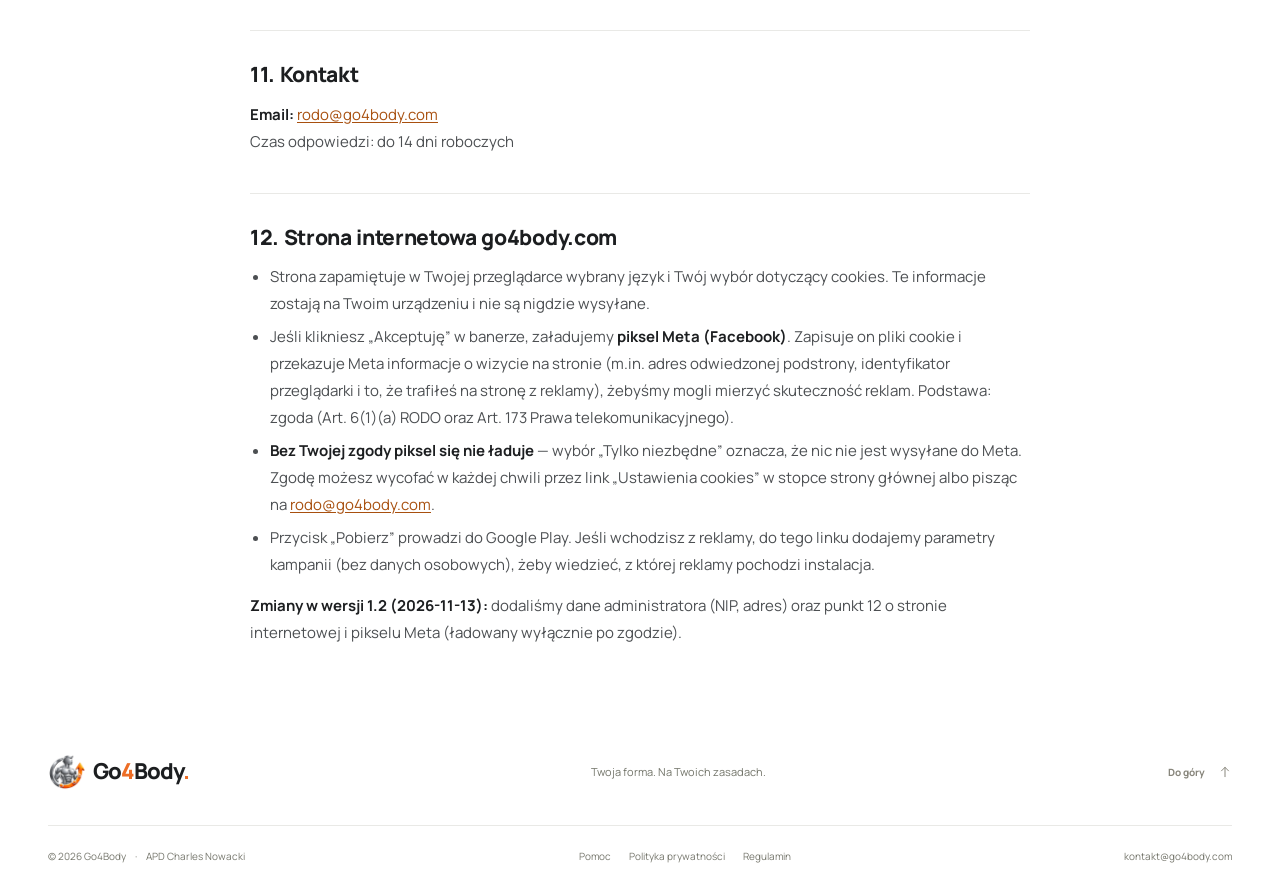
<file: privacy.html>
<!DOCTYPE html>
<html lang="pl">
<head>
  <meta charset="UTF-8" />
  <meta name="viewport" content="width=device-width, initial-scale=1.0" />
  <title>Privacy Policy — Go4Body</title>
  <link rel="canonical" href="https://go4body.com/privacy.html" />
  <link rel="icon" href="assets/icon.png" />
  <link rel="stylesheet" href="styles.css">
  <link rel="stylesheet" href="docs.css">
</head>
<body>
<svg class="icon-library" xmlns="http://www.w3.org/2000/svg" aria-hidden="true">
    <defs>
      <symbol id="i-arrow" viewBox="0 0 24 24"><path d="M5 12h14m-6-6 6 6-6 6"/></symbol>
      <symbol id="i-arrow-up" viewBox="0 0 24 24"><path d="M6 18 18 6M6 6h12v12"/></symbol>
      <symbol id="i-down" viewBox="0 0 24 24"><path d="M12 4v16m-6-6 6 6 6-6"/></symbol>
      <symbol id="i-check" viewBox="0 0 24 24"><path d="m5 12 4 4L19 6"/></symbol>
      <symbol id="i-dumbbell" viewBox="0 0 24 24"><path d="M6 4v16M3 8v8m15-12v16m3-12v8M6 12h12"/></symbol>
      <symbol id="i-food" viewBox="0 0 24 24"><path d="M4 3v6a3 3 0 0 0 6 0V3M7 3v18M20 21V3c-5 1-5 11 0 11"/></symbol>
      <symbol id="i-spark" viewBox="0 0 24 24"><path d="m12 3 2.5 6.5L21 12l-6.5 2.5L12 21l-2.5-6.5L3 12l6.5-2.5L12 3Z"/></symbol>
      <symbol id="i-chart" viewBox="0 0 24 24"><path d="M4 4v16h16M8 14l4-5 4 3 5-7"/></symbol>
      <symbol id="i-heart" viewBox="0 0 24 24"><path d="M20.8 4.6a5.5 5.5 0 0 0-7.8 0L12 5.7l-1.1-1.1a5.5 5.5 0 0 0-7.8 7.8L12 21l8.8-8.6a5.5 5.5 0 0 0 0-7.8Z"/></symbol>
      <symbol id="i-file" viewBox="0 0 24 24"><path d="M14 2H6a2 2 0 0 0-2 2v16a2 2 0 0 0 2 2h12a2 2 0 0 0 2-2V8l-6-6Zm0 0v6h6M8 13h8m-8 4h5"/></symbol>
      <symbol id="i-sync" viewBox="0 0 24 24"><path d="M20 7a8 8 0 0 0-14-2L3 8m0-5v5h5m-4 9a8 8 0 0 0 14 2l3-3m0 5v-5h-5"/></symbol>
      <symbol id="i-phone" viewBox="0 0 24 24"><rect x="6" y="2" width="12" height="20" rx="3"/><path d="M10 18h4"/></symbol>
      <symbol id="i-watch" viewBox="0 0 24 24"><rect x="5" y="6" width="14" height="12" rx="4"/><path d="m8 6 1-4h6l1 4m-8 12 1 4h6l1-4m-4-9v3l2 1"/></symbol>
      <symbol id="i-camera" viewBox="0 0 24 24"><path d="m8 5 1-2h6l1 2h4a2 2 0 0 1 2 2v12a2 2 0 0 1-2 2H4a2 2 0 0 1-2-2V7a2 2 0 0 1 2-2h4Z"/><circle cx="12" cy="12" r="4"/></symbol>
      <symbol id="i-ruler" viewBox="0 0 24 24"><path d="m3 16 13-13a2 2 0 0 1 3 0l2 2a2 2 0 0 1 0 3L8 21a2 2 0 0 1-3 0l-2-2a2 2 0 0 1 0-3Zm4-4 3 3m1-7 3 3m1-7 3 3"/></symbol>
      <symbol id="i-menu" viewBox="0 0 24 24"><path d="M4 7h16M4 12h16M4 17h16"/></symbol>
      <symbol id="i-close" viewBox="0 0 24 24"><path d="m6 6 12 12M6 18 18 6"/></symbol>
    </defs>
  </svg>

<header class="header" id="top">
    <div class="container nav">
      <a class="brand" href="index.html" aria-label="Go4Body — początek strony">
        <img src="assets/logo.webp" alt="" width="48" height="48">
        <span>Go<span class="brand-four">4</span>Body<span class="brand-dot">.</span></span>
      </a>
      <nav class="desktop-nav" aria-label="Nawigacja główna">
        <a href="index.html#aplikacja">Aplikacja</a>
        <a href="index.html#jak-to-dziala">Jak to działa</a>
        <a href="index.html#progres">Twój progres</a>
        <a href="index.html#plany">Plany</a>
        <a href="pomoc.html">Pomoc</a>
      </nav>
      <div class="nav-actions">
        
        <a class="button button-small" href="index.html#pobierz">Pobierz aplikację <svg class="icon"><use href="#i-arrow-up"/></svg></a>
        <button class="menu-toggle" aria-label="Otwórz menu" aria-expanded="false" aria-controls="mobile-menu">
          <svg class="icon menu-open-icon"><use href="#i-menu"/></svg>
          <svg class="icon menu-close-icon"><use href="#i-close"/></svg>
        </button>
      </div>
    </div>
    <nav class="mobile-nav" id="mobile-menu" aria-label="Nawigacja mobilna" hidden>
      <a href="index.html#aplikacja">Aplikacja <span>01</span></a>
      <a href="index.html#jak-to-dziala">Jak to działa <span>02</span></a>
      <a href="index.html#progres">Twój progres <span>03</span></a>
      <a href="index.html#plany">Plany <span>04</span></a>
      <a href="pomoc.html">Pomoc <span>05</span></a>
      <a href="index.html#pobierz">Pobierz Go4Body <svg class="icon"><use href="#i-arrow-up"/></svg></a>
    </nav>
    
  </header>
<div class="doc-wrap">
  <div class="warning-box" style="margin-bottom:24px;">
    <p><strong>📍 Location data / Dane lokalizacji (GPS):</strong> Go4Body accesses GPS location data — including in the background ("Always" permission) — solely to record outdoor workout routes (distance, pace, map). Location is never collected outside an active workout.<br/>Go4Body korzysta z danych lokalizacji GPS — także w tle (uprawnienie „Zawsze”) — wyłącznie do rejestrowania tras treningów na świeżym powietrzu (dystans, tempo, mapa). Lokalizacja nigdy nie jest zbierana poza aktywnym treningiem.</p>
  </div>
  <div class="lang-switch">
    <button class="lang-btn active" onclick="switchLang('pl')">🇵🇱 Polski</button>
    <button class="lang-btn" onclick="switchLang('en')">🇬🇧 English</button>
  </div>
  <div class="policy-block active" id="lang-pl">
    <h1>Polityka Prywatności</h1>
    <div class="meta"><span>Wersja: 1.3</span><span>Data wejścia w życie: 2026-11-22</span><span>Ostatnia aktualizacja: 2026-11-22</span></div>
    <h2>1. Administrator danych</h2>
    <p>Go4Body jest aplikacją mobilną do zarządzania treningami, żywieniem i zdrowiem, dostępną na urządzeniach z systemem Android.</p>
    <p>Operatorem Aplikacji i administratorem danych osobowych jest: <strong>APD Charles Nowacki</strong><br/>NIP: 1181800413<br/>Adres: Szmaragdowa 3, 95-006 Bukowiec<br/>Kontakt: <a href="mailto:rodo@go4body.com">rodo@go4body.com</a></p>
    <p>Korzystając z Aplikacji, akceptujesz niniejszą Politykę w całości.</p>
    <h2>2. ⚠️ Ważne — Disclaimer AI</h2>
    <div class="warning-box"><p><strong>Go4Body wykorzystuje sztuczną inteligencję (AI) do generowania planów treningowych, planów żywieniowych i wskazówek coachingowych.</strong></p></div>
    <ul>
      <li><strong>AI może się mylić.</strong> Wskazówki generowane przez AI mają charakter informacyjny i mogą nie być w pełni dokładne.</li>
      <li><strong>AI nie zastępuje specjalisty.</strong> Porady AI nie stanowią konsultacji medycznej, dietetycznej ani fizjoterapeutycznej.</li>
      <li>Przed zmianą diety, suplementacji lub planu treningowego — skonsultuj się z lekarzem lub certyfikowanym trenerem.</li>
      <li>Operator nie ponosi odpowiedzialności za skutki zdrowotne wynikające ze stosowania rekomendacji AI bez weryfikacji przez specjalistę.</li>
    </ul>
    <h3>Jak działają funkcje AI i jakie dane przekazujemy</h3>
    <p>Odpowiedzi AI (wskazówki, plany treningowe i żywieniowe, analiza zdjęć posiłków, rozmowy z Trenerem AI) przygotowuje zewnętrzny dostawca modeli AI — <strong>Anthropic (USA)</strong> — jako nasz podmiot przetwarzający, na podstawie umowy powierzenia przetwarzania danych. Trenerzy (Michał, Kuba, Ewa, Anna) to postacie generowane przez sztuczną inteligencję, nie prawdziwe osoby.</p>
    <p><strong>Co wysyłamy do dostawcy AI:</strong></p>
    <ul>
      <li>imię lub pseudonim (żeby trener mógł się do Ciebie zwracać), wiek, płeć, wzrost, wagę i cele,</li>
      <li>posiłki, kalorie, białko, tłuszcze i węglowodany, suplementy, treningi i ćwiczenia,</li>
      <li>kroki, sen i tętno z Health Connect, jeśli włączysz integrację,</li>
      <li>zdjęcia posiłków i treść wiadomości, które sam wysyłasz do Trenera AI.</li>
    </ul>
    <p><strong>Czego nie wysyłamy:</strong> adresu e-mail, nazwiska, hasła, zdjęć sylwetki ani współrzędnych GPS.</p>
    <p>Krótkie wskazówki na ekranach aplikacji (np. Dziś, Dieta, Trening) są przygotowywane automatycznie z tych samych danych. Zdjęcie posiłku trafia do analizy dopiero po tym, jak sam je zrobisz lub wybierzesz z galerii, a wiadomość — dopiero gdy ją wyślesz.</p>
    <p>Przy pierwszym użyciu Trenera AI prosimy o Twoją wyraźną zgodę na przekazanie danych dostawcy AI. Zgodę możesz wycofać w każdej chwili, pisząc na <a href="mailto:rodo@go4body.com">rodo@go4body.com</a>; bez zgody aplikacja działa dalej, ale bez funkcji AI.</p>
    <p>Anthropic wykorzystuje dane wyłącznie do przygotowania odpowiedzi, nie trenuje na nich swoich modeli i automatycznie usuwa je ze swoich systemów w ciągu 30 dni. Go4Body nie zapisuje zdjęć posiłków na swoich serwerach — zapisujemy tylko wynik w Twoim dzienniku oraz techniczne informacje o zużyciu (liczba tokenów i koszt), bez treści.</p>
    <h2>3. Zbierane dane</h2>
    <h3>3.1 Dane podane przez użytkownika</h3>
    <ul>
      <li><strong>Dane konta:</strong> adres e-mail, hasło (w formie zaszyfrowanej)</li>
      <li><strong>Dane osobowe i fizyczne:</strong> imię/pseudonim, płeć, wiek, wzrost, waga, waga docelowa</li>
      <li><strong>Dane stylu życia:</strong> poziom aktywności, preferencje treningowe, dni treningowe w tygodniu</li>
      <li><strong>Dane zdrowotne:</strong> aktualna waga, pomiary ciała, % tkanki tłuszczowej, zdjęcia sylwetki</li>
      <li><strong>Dane żywieniowe:</strong> spożyte posiłki, kalorie, makroskładniki, nawodnienie, zdjęcia posiłków wysyłane do analizy AI (nie zapisujemy ich na serwerach)</li>
      <li><strong>Dane treningowe:</strong> wykonane ćwiczenia, serie, powtórzenia, czas trwania</li>
    </ul>
    <h3>3.2 Dane zbierane automatycznie</h3>
    <ul>
      <li>Dane z Health Connect (kroki, sen, tętno, waga, kalorie, % tłuszczu) — wyłącznie po wyrażeniu zgody</li>
      <li><strong>Dane lokalizacji (GPS)</strong> — WYŁĄCZNIE w trakcie aktywnie trwającego treningu na świeżym powietrzu (spacer, bieganie, rower), do wyznaczenia trasy, dystansu i tempa. Aplikacja prosi o dostęp do lokalizacji „Zawsze" (nie tylko podczas korzystania z aplikacji), żeby trasa nie urywała się po zgaszeniu ekranu — lokalizacja nigdy nie jest jednak zbierana poza aktywnym pomiarem treningu.</li>
      <li>Techniczne dane urządzenia: wersja systemu, model urządzenia (do diagnostyki)</li>
      <li>Logi błędów aplikacji</li>
      <li>Przy pierwszym uruchomieniu: losowy identyfikator instalacji, wersja aplikacji, system oraz, jeśli instalacja przyszła z reklamy, nazwa kampanii przekazana przez Google Play. Nie zawiera to danych osobowych ani reklamowego identyfikatora urządzenia; po założeniu konta instalacja jest powiązana z kontem</li>
      <li>Zdarzenia użycia aplikacji powiązane z kontem (m.in. otwarcie aplikacji raz dziennie i otwarcie z przypomnienia) — do statystyk i ulepszania aplikacji</li>
    </ul>
    <h3>3.3 Czego NIE zbieramy</h3>
    <ul>
      <li>Danych kart płatniczych ani danych bankowych</li>
      <li>Danych biometrycznych (odciski palców, twarz)</li>
      <li>Nagrań z mikrofonu ani zdjęć innych niż te, które sam dodajesz (zdjęcia progresu i zdjęcia posiłków do analizy)</li>
      <li>Lokalizacji poza aktywnym treningiem outdoorowym</li>
      <li>Tokenów powiadomień push — przypomnienia są planowane lokalnie na Twoim telefonie i nie są wysyłane z naszego serwera</li>
    </ul>
    <h2>4. Cel i podstawa prawna przetwarzania</h2>
    <p><strong>Dane NIE są sprzedawane ani udostępniane osobom trzecim w celach marketingowych.</strong></p>
    <table>
      <tr><th>Cel</th><th>Podstawa prawna</th></tr>
      <tr><td>Świadczenie usług Aplikacji</td><td>Wykonanie umowy (Art. 6(1)(b) RODO)</td></tr>
      <tr><td>Funkcje AI (wskazówki, plany, analiza zdjęć posiłków, rozmowy z Trenerem AI)</td><td>Wykonanie umowy (Art. 6(1)(b) RODO) oraz wyraźna zgoda na przetwarzanie danych o zdrowiu (Art. 9(2)(a) RODO)</td></tr>
      <tr><td>Integracja z Health Connect</td><td>Wyraźna zgoda (Art. 9(2)(a) RODO)</td></tr>
      <tr><td>Rejestrowanie trasy treningów na świeżym powietrzu (GPS)</td><td>Zgoda (Art. 6(1)(a) RODO)</td></tr>
      <tr><td>Pomiar skuteczności reklam (Meta) — tylko jeśli się zgodzisz</td><td>Zgoda (Art. 6(1)(a) RODO oraz Art. 173 Prawa telekomunikacyjnego)</td></tr>
      <tr><td>Diagnostyka błędów i bezpieczeństwo</td><td>Prawnie uzasadniony interes (Art. 6(1)(f) RODO)</td></tr>
      <tr><td>Komunikacja z Użytkownikiem, w tym przypomnienia o planie i o powrocie do aplikacji (lokalne powiadomienia na telefonie)</td><td>Prawnie uzasadniony interes (Art. 6(1)(f) RODO); możesz je wyłączyć w Ustawieniach aplikacji lub w telefonie</td></tr>
    </table>
    <p>Podanie danych jest dobrowolne, ale bez danych o zdrowiu i zgody na AI nie możemy dostarczyć funkcji AI.</p>
    <h2>5. Przechowywanie i bezpieczeństwo danych</h2>
    <ul>
      <li>Dane przechowywane są na serwerach <strong>Supabase</strong> (infrastruktura EU), dopóki masz konto</li>
      <li>Hasła przechowywane wyłącznie w formie zaszyfrowanej (bcrypt)</li>
      <li>Połączenia szyfrowane protokołem HTTPS/TLS</li>
      <li>Dostęp do danych jest ograniczony do właściciela konta (zabezpieczenia na poziomie bazy danych)</li>
      <li>Historia rozmów z Trenerem AI jest przechowywana na serwerze <strong>maksymalnie 30 dni</strong> i automatycznie usuwana; możesz też wyczyścić ją sam w aplikacji</li>
      <li>Po usunięciu konta usuwamy Twoje dane od razu (patrz 6a)</li>
    </ul>
    <h3>Odbiorcy danych i przekazywanie poza EOG</h3>
    <p>Korzystamy z usług następujących dostawców:</p>
    <ul>
      <li><strong>Supabase</strong> — hosting bazy danych (infrastruktura w UE),</li>
      <li><strong>Anthropic</strong> — przygotowywanie odpowiedzi AI (USA),</li>
      <li><strong>RevenueCat</strong> — obsługa subskrypcji (USA),</li>
      <li><strong>Google</strong> — płatności w Google Play oraz Health Connect na Twoim telefonie,</li>
      <li><strong>Resend</strong> — wysyłka e-maili (potwierdzenie konta, reset hasła),</li>
      <li><strong>Meta</strong> — wyłącznie jeśli zgodzisz się na pomiar skuteczności reklam.</li>
    </ul>
    <p>Dostawcom, którym powierzamy dane (m.in. Supabase, Anthropic, RevenueCat, Resend), robimy to na podstawie umów powierzenia przetwarzania. Część dostawców (m.in. Anthropic i RevenueCat) ma siedzibę w USA; przekazanie danych odbywa się wtedy na podstawie mechanizmów przewidzianych w RODO, m.in. standardowych klauzul umownych zatwierdzonych przez Komisję Europejską. Kopię zabezpieczeń możesz uzyskać, pisząc na <a href="mailto:rodo@go4body.com">rodo@go4body.com</a>.</p>
    <h2>6. Prawa użytkownika (RODO)</h2>
    <ul>
      <li><strong>Dostęp</strong> — wgląd w dane osobowe</li>
      <li><strong>Sprostowanie</strong> — korekta nieprawidłowych danych</li>
      <li><strong>Usunięcie</strong> — żądanie usunięcia konta i wszystkich danych</li>
      <li><strong>Przenośność danych</strong> — otrzymanie danych w formacie CSV/JSON</li>
      <li><strong>Sprzeciw</strong> — wobec przetwarzania opartego na uzasadnionym interesie</li>
      <li><strong>Ograniczenie przetwarzania</strong></li>
      <li><strong>Cofnięcie zgody</strong> w dowolnym momencie (np. na AI: wiadomość na rodo@go4body.com), bez wpływu na zgodność z prawem przetwarzania sprzed cofnięcia</li>
      <li><strong>Informacja o odbiorcach danych</strong> i zabezpieczeniach przy przekazaniu poza EOG</li>
    </ul>
    <p>Kontakt w celu realizacji praw: <a href="mailto:rodo@go4body.com">rodo@go4body.com</a></p>
    <p>Masz również prawo złożyć skargę do UODO (ul. Stawki 2, 00-193 Warszawa).</p>
    <h2 id="delete-account">6a. Jak usunąć konto i dane</h2>
    <div class="warning-box">
      <p><strong>Aby usunąć konto w aplikacji:</strong> przejdź do <strong>Ustawienia → Konto → Usuń konto</strong> i potwierdź operację.</p>
    </div>
    <p>Po potwierdzeniu trwale usunięte zostaną:</p>
    <ul>
      <li>Profil użytkownika i dane osobowe</li>
      <li>Historia treningów, żywienia i suplementów</li>
      <li>Historia rozmów z Trenerem AI</li>
      <li>Zdjęcia sylwetki (z serwera)</li>
      <li>Dane zdrowotne zsynchronizowane z Health Connect</li>
      <li>Konto uwierzytelniające (e-mail i hasło)</li>
    </ul>
    <p>Usunięcie jest <strong>nieodwracalne</strong> i następuje natychmiast. Możesz też wysłać prośbę na: <a href="mailto:rodo@go4body.com">rodo@go4body.com</a></p>
    <h2>7. Health Connect (Android)</h2>
    <ul>
      <li>Integracja z Health Connect jest opcjonalna</li>
      <li>Dane Health Connect synchronizowane wyłącznie po wyrażeniu zgody</li>
      <li>Jeśli korzystasz z funkcji AI, podsumowania danych z Health Connect (np. liczba kroków z dnia, długość snu, średnie tętno) są częścią informacji wysyłanych do dostawcy AI, żeby trener mógł się do nich odnieść (patrz punkt 2)</li>
      <li>Zgodę można wycofać w ustawieniach systemu Android</li>
      <li>Dane Health Connect nigdy nie są sprzedawane ani udostępniane brokerom danych czy platformom reklamowym, ani wykorzystywane do trenowania ogólnych modeli AI/ML.</li>
    </ul>
    <h2>8. Subskrypcja Premium</h2>
    <ul>
      <li>Plan Premium rozliczany cyklicznie przez <strong>Google Play</strong></li>
      <li>Subskrypcję można anulować w dowolnym momencie przez Google Play → Subskrypcje</li>
      <li>Operator nie przetwarza danych płatniczych bezpośrednio</li>
    </ul>
    <h2>9. Dzieci</h2>
    <p>Go4Body przeznaczone jest dla użytkowników w wieku <strong>16 lat i więcej</strong>.</p>
    <h2>10. Zmiany Polityki</h2>
    <p>O istotnych zmianach Polityki użytkownicy będą informowani przez powiadomienie push lub komunikat przy uruchomieniu Aplikacji. Jeśli zmiana rozszerza zakres danych wysyłanych do AI, poprosimy o ponowną zgodę.</p>
    <p><strong>Zmiany w wersji 1.1 (2026-10-09):</strong> doprecyzowaliśmy, jakie dane trafiają do dostawcy AI i dokąd (w tym zdjęcia posiłków i dane z Health Connect), dodaliśmy odbiorców danych i informację o przekazywaniu do USA, podstawy prawne dla danych o zdrowiu, okres przechowywania historii rozmów z Trenerem AI (30 dni) oraz prawo do cofnięcia zgody.</p>
    <h2>11. Kontakt</h2>
    <p><strong>Email:</strong> <a href="mailto:rodo@go4body.com">rodo@go4body.com</a><br/>Czas odpowiedzi: do 14 dni roboczych</p>
    <h2 id="strona-www">12. Strona internetowa go4body.com</h2>
    <ul>
      <li>Strona zapamiętuje w Twojej przeglądarce wybrany język i Twój wybór dotyczący cookies. Te informacje zostają na Twoim urządzeniu i nie są nigdzie wysyłane.</li>
      <li>Jeśli klikniesz „Akceptuję” w banerze, załadujemy <strong>piksel Meta (Facebook)</strong>. Zapisuje on pliki cookie i przekazuje Meta informacje o wizycie na stronie (m.in. adres odwiedzonej podstrony, identyfikator przeglądarki i to, że trafiłeś na stronę z reklamy), żebyśmy mogli mierzyć skuteczność reklam. Podstawa: zgoda (Art. 6(1)(a) RODO oraz Art. 173 Prawa telekomunikacyjnego).</li>
      <li><strong>Bez Twojej zgody piksel się nie ładuje</strong> — wybór „Tylko niezbędne” oznacza, że nic nie jest wysyłane do Meta. Zgodę możesz wycofać w każdej chwili przez link „Ustawienia cookies” w stopce strony głównej albo pisząc na <a href="mailto:rodo@go4body.com">rodo@go4body.com</a>.</li>
      <li>Przycisk „Pobierz” prowadzi do Google Play. Jeśli wchodzisz z reklamy, do tego linku dodajemy parametry kampanii (bez danych osobowych), żeby wiedzieć, z której reklamy pochodzi instalacja.</li>
    </ul>
    <p><strong>Zmiany w wersji 1.2 (2026-11-13):</strong> dodaliśmy dane administratora (NIP, adres) oraz punkt 12 o stronie internetowej i pikselu Meta (ładowany wyłącznie po zgodzie).</p>
  </div>
  <div class="policy-block" id="lang-en">
    <h1>Privacy Policy</h1>
    <div class="meta"><span>Version: 1.3</span><span>Effective date: 2026-11-22</span><span>Last updated: 2026-11-22</span></div>
    <h2>1. Data Controller</h2>
    <p>Go4Body is a mobile application for managing workouts, nutrition, and health, available on Android devices.</p>
    <p>The operator and data controller is: <strong>APD Charles Nowacki</strong><br/>Tax ID (NIP): 1181800413<br/>Address: Szmaragdowa 3, 95-006 Bukowiec, Poland<br/>Contact: <a href="mailto:rodo@go4body.com">rodo@go4body.com</a></p>
    <h2>2. ⚠️ Important AI Disclaimer</h2>
    <div class="warning-box"><p><strong>Go4Body uses artificial intelligence (AI) to generate training plans, nutrition plans, and coaching tips.</strong></p></div>
    <ul>
      <li><strong>AI can make mistakes.</strong> Tips and recommendations are for informational purposes only.</li>
      <li><strong>AI does not replace a specialist.</strong> AI advice does not constitute medical or dietary consultation.</li>
      <li>Consult a doctor or certified trainer before changing your diet, supplementation, or training plan.</li>
      <li>The operator is not liable for health consequences from following AI recommendations without specialist verification.</li>
    </ul>
    <h3>How AI features work and what data we pass on</h3>
    <p>AI answers (tips, training and nutrition plans, meal photo analysis, conversations with the AI Coach) are prepared by an external AI model provider — <strong>Anthropic (USA)</strong> — acting as our processor under a data processing agreement. The coaches (Michał, Kuba, Ewa, Anna) are AI-generated characters, not real people.</p>
    <p><strong>What we send to the AI provider:</strong></p>
    <ul>
      <li>your first name or nickname (so the coach can address you), age, gender, height, weight and goals,</li>
      <li>meals, calories, protein, fat and carbs, supplements, workouts and exercises,</li>
      <li>steps, sleep and heart rate from Health Connect, if you turn the integration on,</li>
      <li>meal photos and the text of messages you send to the AI Coach yourself.</li>
    </ul>
    <p><strong>What we do not send:</strong> your email address, surname, password, body progress photos or GPS coordinates.</p>
    <p>Short tips on app screens (e.g. Today, Diet, Training) are prepared automatically from the same data. A meal photo goes to analysis only after you take it or pick it from your gallery, and a message only when you send it.</p>
    <p>The first time you use the AI Coach we ask for your explicit consent to pass data to the AI provider. You can withdraw consent at any time by writing to <a href="mailto:rodo@go4body.com">rodo@go4body.com</a>; without consent the app keeps working, but without AI features.</p>
    <p>Anthropic uses the data only to prepare the answer, does not train its models on it and automatically deletes it from its systems within 30 days. Go4Body does not store meal photos on its servers — we keep only the result in your diary and technical usage information (token count and cost), without content.</p>
    <h2>3. Data We Collect</h2>
    <h3>3.1 Data Provided by the User</h3>
    <ul>
      <li><strong>Account data:</strong> email address, password (encrypted)</li>
      <li><strong>Personal data:</strong> name/nickname, gender, age, height, weight, target weight</li>
      <li><strong>Lifestyle data:</strong> activity level, training preferences, training days per week</li>
      <li><strong>Health data:</strong> weight, body measurements, body fat %, progress photos</li>
      <li><strong>Nutrition data:</strong> meals, calories, macronutrients, hydration, meal photos sent for AI analysis (not stored on our servers)</li>
      <li><strong>Training data:</strong> exercises, sets, reps, duration</li>
    </ul>
    <h3>3.2 Data Collected Automatically</h3>
    <ul>
      <li>Health Connect data (steps, sleep, heart rate, weight, calories, body fat) — only after user consent</li>
      <li><strong>Location data (GPS)</strong> — ONLY while an outdoor workout (walk, run, bike ride) is actively in progress, used to draw the route, distance, and pace. The app requests "Always" location access so the route doesn't stop recording when the screen turns off — but location is never collected outside of an active workout session.</li>
      <li>Device technical data for diagnostics</li>
      <li>App error logs</li>
      <li>On first launch: a random installation identifier, the app version, the operating system and, if the installation came from an ad, the campaign name passed on by Google Play. This contains no personal data and no advertising identifier of the device; once you create an account, the installation is linked to the account</li>
      <li>App usage events linked to your account (including opening the app once a day and opening it from a reminder) — for statistics and improving the app</li>
    </ul>
    <h3>3.3 What We Do NOT Collect</h3>
    <ul>
      <li>Payment card or bank details</li>
      <li>Biometric data (fingerprints, face)</li>
      <li>Microphone recordings or photos other than those you add yourself (progress photos and meal photos for analysis)</li>
      <li>Location outside of an active outdoor workout</li>
      <li>Push notification tokens — reminders are scheduled locally on your phone and are not sent from our server</li>
    </ul>
    <h2>4. Purpose and Legal Basis</h2>
    <p><strong>Data is NOT sold or shared with third parties for marketing purposes.</strong></p>
    <table>
      <tr><th>Purpose</th><th>Legal basis</th></tr>
      <tr><td>Providing App services</td><td>Performance of contract (Art. 6(1)(b) GDPR)</td></tr>
      <tr><td>AI features (tips, plans, meal photo analysis, conversations with the AI Coach)</td><td>Performance of contract (Art. 6(1)(b) GDPR) and explicit consent to process health data (Art. 9(2)(a) GDPR)</td></tr>
      <tr><td>Health Connect integration</td><td>Explicit consent (Art. 9(2)(a) GDPR)</td></tr>
      <tr><td>Recording outdoor workout routes (GPS)</td><td>Consent (Art. 6(1)(a) GDPR)</td></tr>
      <tr><td>Ad measurement (Meta) — only if you agree</td><td>Consent (Art. 6(1)(a) GDPR and Art. 173 Polish Telecommunications Law)</td></tr>
      <tr><td>Error diagnostics and security</td><td>Legitimate interest (Art. 6(1)(f) GDPR)</td></tr>
      <tr><td>Communication with the User, including reminders about your plan and about coming back to the app (local notifications on your phone)</td><td>Legitimate interest (Art. 6(1)(f) GDPR); you can turn them off in the app Settings or in your phone</td></tr>
    </table>
    <p>Providing data is voluntary, but without health data and consent to AI we cannot provide AI features.</p>
    <h2>5. Data Storage and Security</h2>
    <ul>
      <li>Data stored on <strong>Supabase</strong> servers (EU infrastructure) for as long as you have an account</li>
      <li>Passwords stored encrypted (bcrypt only)</li>
      <li>All connections use HTTPS/TLS encryption</li>
      <li>Access to data is limited to the account owner (database-level protections)</li>
      <li>AI Coach conversation history is kept on the server for <strong>at most 30 days</strong> and deleted automatically; you can also clear it yourself in the app</li>
      <li>After you delete your account we delete your data immediately (see 6a)</li>
    </ul>
    <h3>Recipients and transfers outside the EEA</h3>
    <p>We use the following providers:</p>
    <ul>
      <li><strong>Supabase</strong> — database hosting (EU infrastructure),</li>
      <li><strong>Anthropic</strong> — preparing AI answers (USA),</li>
      <li><strong>RevenueCat</strong> — subscription management (USA),</li>
      <li><strong>Google</strong> — Google Play payments and Health Connect on your phone,</li>
      <li><strong>Resend</strong> — sending emails (account confirmation, password reset),</li>
      <li><strong>Meta</strong> — only if you consent to ad measurement.</li>
    </ul>
    <p>We entrust data to providers (including Supabase, Anthropic, RevenueCat and Resend) under data processing agreements. Some providers (including Anthropic and RevenueCat) are based in the USA; transfers then rely on mechanisms provided for in the GDPR, including standard contractual clauses approved by the European Commission. You can obtain a copy of the safeguards by writing to <a href="mailto:rodo@go4body.com">rodo@go4body.com</a>.</p>
    <h2>6. User Rights (GDPR)</h2>
    <ul>
      <li><strong>Access</strong> — view your personal data</li>
      <li><strong>Rectification</strong> — correct inaccurate data</li>
      <li><strong>Erasure</strong> — request account and data deletion</li>
      <li><strong>Portability</strong> — receive data in CSV/JSON format</li>
      <li><strong>Objection</strong> — to processing based on legitimate interest</li>
      <li><strong>Restriction of processing</strong></li>
      <li><strong>Withdrawal of consent</strong> at any time (e.g. for AI: email rodo@go4body.com), without affecting the lawfulness of processing before withdrawal</li>
      <li><strong>Information about recipients</strong> and safeguards for transfers outside the EEA</li>
    </ul>
    <p>Contact: <a href="mailto:rodo@go4body.com">rodo@go4body.com</a></p>
    <p>You may also lodge a complaint with your national Data Protection Authority.</p>
    <h2>6a. How to Delete Your Account and Data</h2>
    <div class="warning-box">
      <p><strong>To delete your account in the app:</strong> go to <strong>Settings → Account → Delete account</strong> and confirm.</p>
    </div>
    <p>Upon confirmation, the following will be permanently deleted:</p>
    <ul>
      <li>User profile and personal data</li>
      <li>Training, nutrition and supplement history</li>
      <li>AI Coach conversation history</li>
      <li>Progress photos (from server)</li>
      <li>Health data synced via Health Connect</li>
      <li>Authentication account (email and password)</li>
    </ul>
    <p>Deletion is <strong>irreversible</strong> and takes effect immediately. You can also request deletion by email: <a href="mailto:rodo@go4body.com">rodo@go4body.com</a></p>
    <h2>7. Health Connect (Android)</h2>
    <ul>
      <li>Health Connect integration is optional</li>
      <li>Data synced only after explicit user consent</li>
      <li>If you use AI features, summaries of Health Connect data (e.g. the day's steps, sleep duration, average heart rate) are part of the information sent to the AI provider so the coach can refer to them (see section 2)</li>
      <li>Consent can be withdrawn in Android system settings</li>
      <li>Health Connect data is never sold or shared with data brokers or advertising platforms, and is never used to train general-purpose AI/ML models.</li>
    </ul>
    <h2>8. Premium Subscription</h2>
    <ul>
      <li>Premium billed cyclically through <strong>Google Play</strong></li>
      <li>Cancel anytime via Google Play → Subscriptions</li>
      <li>Operator does not process payment data directly</li>
    </ul>
    <h2>9. Children</h2>
    <p>Go4Body is intended for users aged <strong>16 and over</strong>.</p>
    <h2>10. Policy Changes</h2>
    <p>Users will be notified of significant changes via push notification or in-app message. If a change widens the scope of data sent to AI, we will ask for your consent again.</p>
    <p><strong>Changes in version 1.1 (2026-10-09):</strong> we clarified which data goes to the AI provider and where (including meal photos and Health Connect data), added recipients and information about transfers to the USA, legal bases for health data, the retention period for AI Coach conversation history (30 days) and the right to withdraw consent.</p>
    <h2>11. Contact</h2>
    <p><strong>Email:</strong> <a href="mailto:rodo@go4body.com">rodo@go4body.com</a><br/>Response time: within 14 business days</p>
    <h2 id="strona-www-en">12. The go4body.com website</h2>
    <ul>
      <li>The site remembers your chosen language and your cookie choice in your browser. This information stays on your device and is not sent anywhere.</li>
      <li>If you click “Accept” in the banner, we load the <strong>Meta (Facebook) pixel</strong>. It sets cookies and passes information about your visit to Meta (including the address of the page you visited, a browser identifier and the fact that you arrived from an ad) so that we can measure how well our ads work. Legal basis: consent (Art. 6(1)(a) GDPR and Art. 173 of the Polish Telecommunications Law).</li>
      <li><strong>Without your consent the pixel does not load</strong> — choosing “Essential only” means nothing is sent to Meta. You can withdraw consent at any time with the “Cookie settings” link in the footer of the home page, or by emailing <a href="mailto:rodo@go4body.com">rodo@go4body.com</a>.</li>
      <li>The “Download” button leads to Google Play. If you arrive from an ad, we add campaign parameters (no personal data) to that link so that we know which ad an install came from.</li>
    </ul>
    <p><strong>Changes in version 1.2 (2026-11-13):</strong> we added the controller's tax ID and address and section 12 about the website and the Meta pixel (loaded only after consent).</p>
  </div>
</div>
<footer class="footer container">
    <div class="footer-top"><a class="brand" href="#top" aria-label="Go4Body — początek strony"><img src="assets/logo.webp" alt="" width="42" height="42"><span>Go<span class="brand-four">4</span>Body<span class="brand-dot">.</span></span></a><span class="footer-tagline">Twoja forma. Na Twoich zasadach.</span><a class="text-link" href="#top">Do góry <svg class="icon"><use href="#i-down"/></svg></a></div>
    <div class="footer-bottom"><span>© 2026 Go4Body <span class="footer-dot">·</span> APD Charles Nowacki</span><span class="footer-links"><a href="pomoc.html">Pomoc</a><a href="privacy.html">Polityka prywatności</a><a href="regulamin.html">Regulamin</a></span><a href="mailto:kontakt@go4body.com">kontakt@go4body.com</a></div>
  </footer>
<script>
  function switchLang(lang) {
    document.querySelectorAll('.policy-block').forEach(b => b.classList.remove('active'));
    document.querySelectorAll('.lang-btn').forEach(b => b.classList.remove('active'));
    document.getElementById('lang-' + lang).classList.add('active');
    event.target.classList.add('active');
  }
</script>
<script>
  (function () {
    var t = document.querySelector('.menu-toggle'), m = document.querySelector('#mobile-menu');
    if (!t || !m) return;
    function close() { t.setAttribute('aria-expanded', 'false'); t.setAttribute('aria-label', 'Otwórz menu'); m.hidden = true; }
    t.addEventListener('click', function () {
      var o = t.getAttribute('aria-expanded') !== 'true';
      t.setAttribute('aria-expanded', String(o)); t.setAttribute('aria-label', o ? 'Zamknij menu' : 'Otwórz menu'); m.hidden = !o;
    });
    m.querySelectorAll('a').forEach(function (a) { a.addEventListener('click', close); });
    document.addEventListener('keydown', function (e) { if (e.key === 'Escape' && !m.hidden) { close(); t.focus(); } });
  })();
</script>
</body>
</html>
</file>
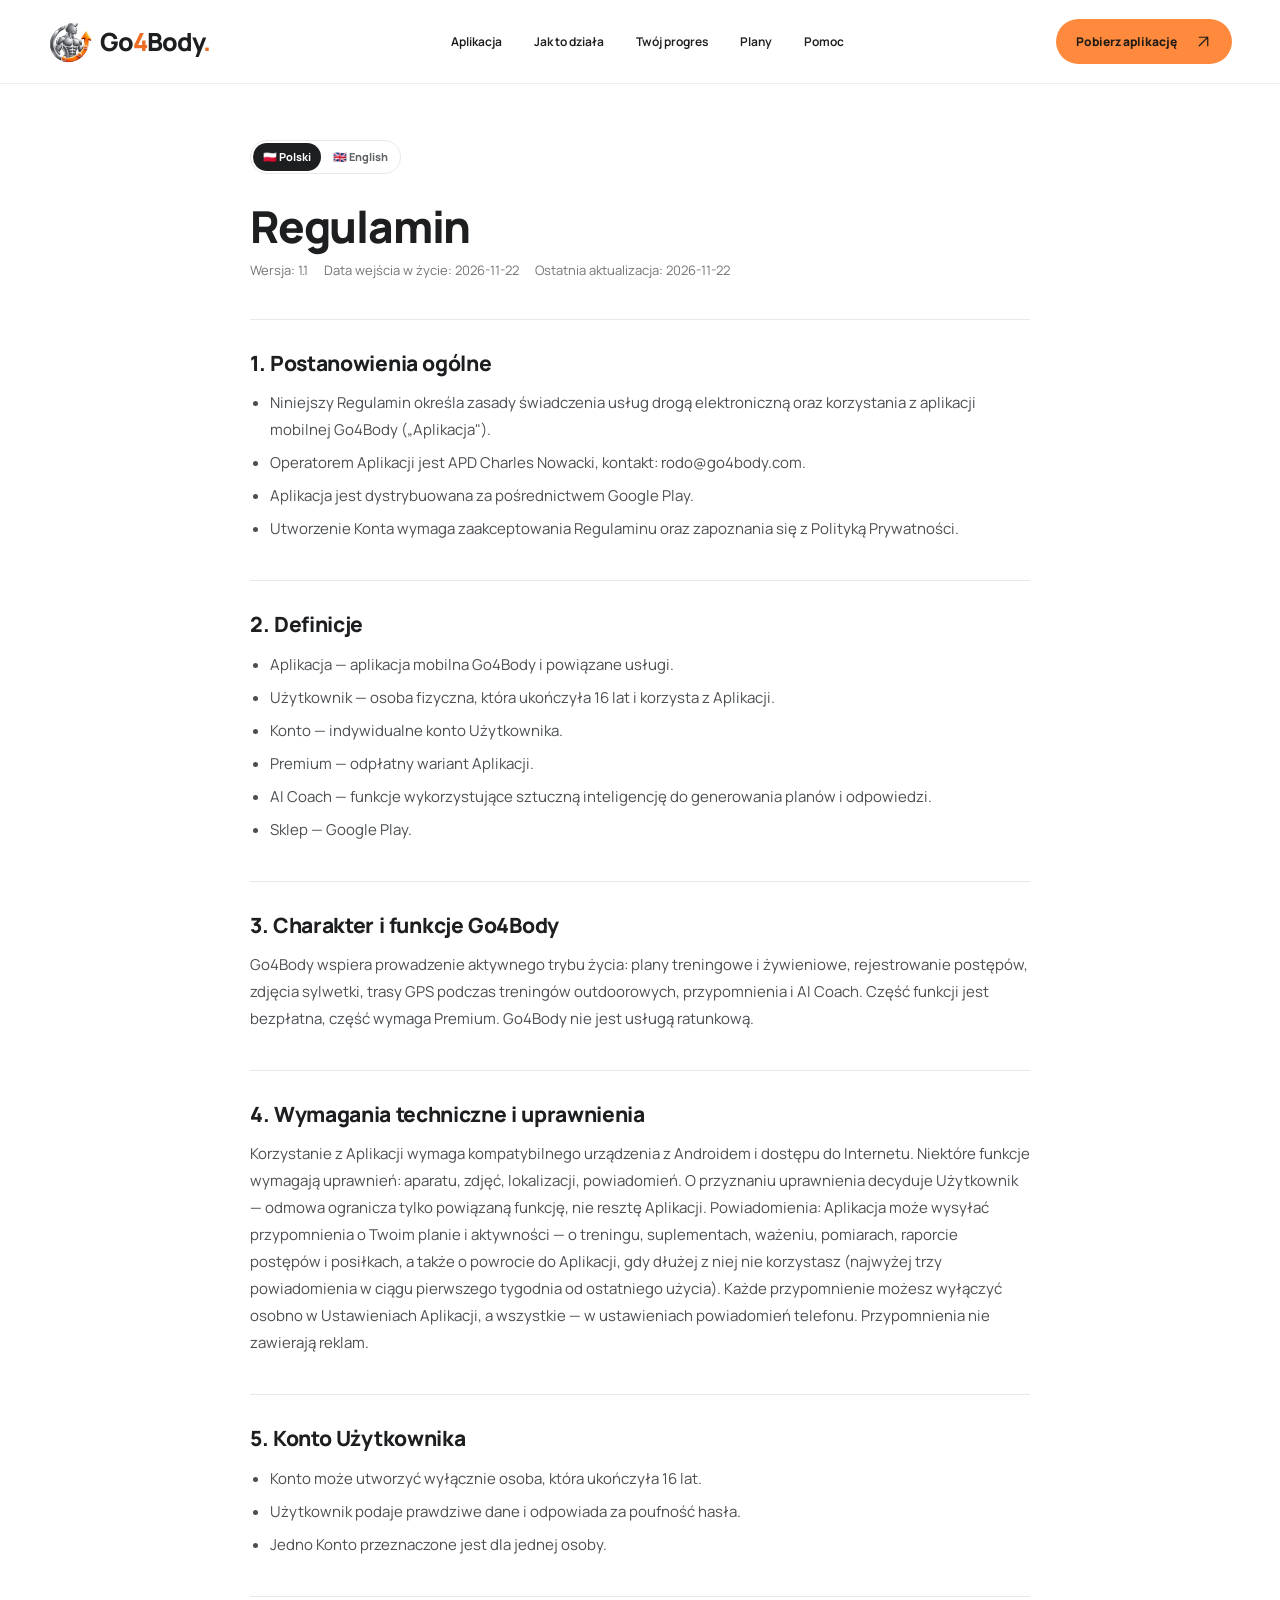
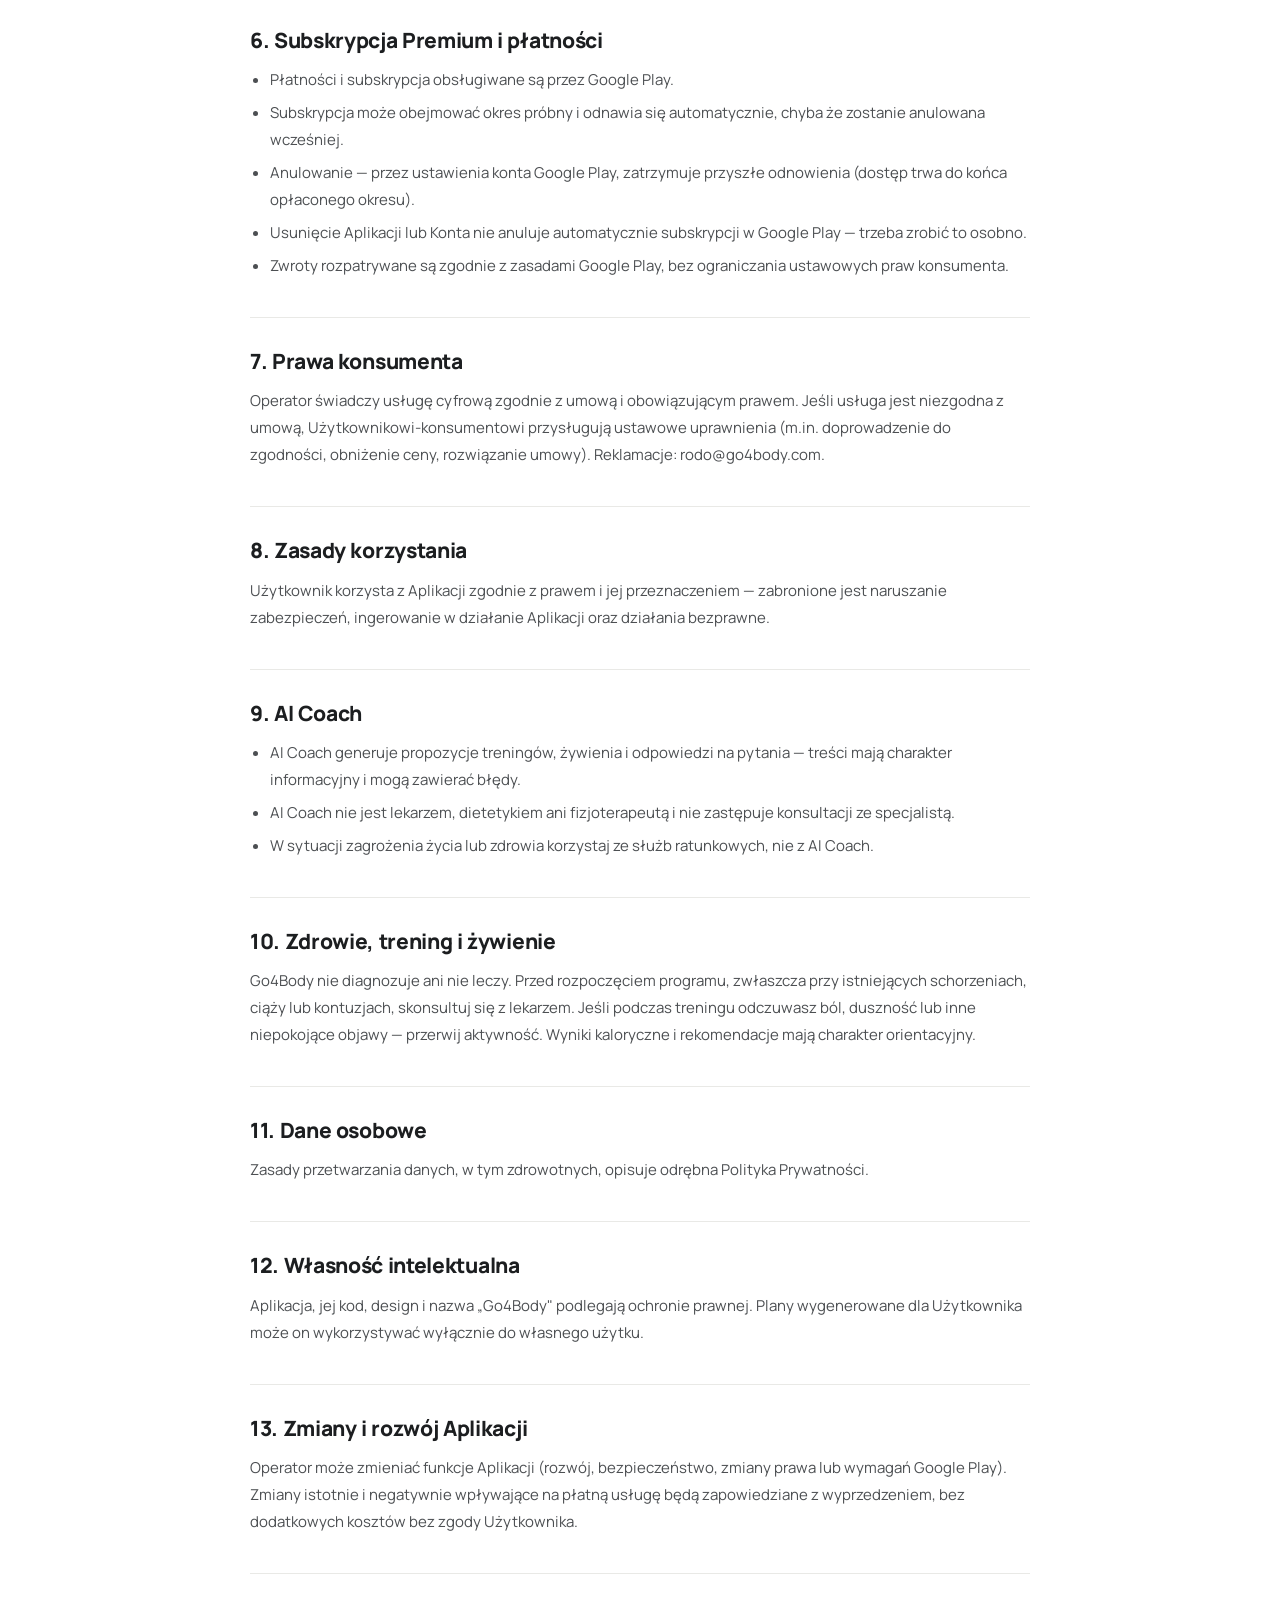
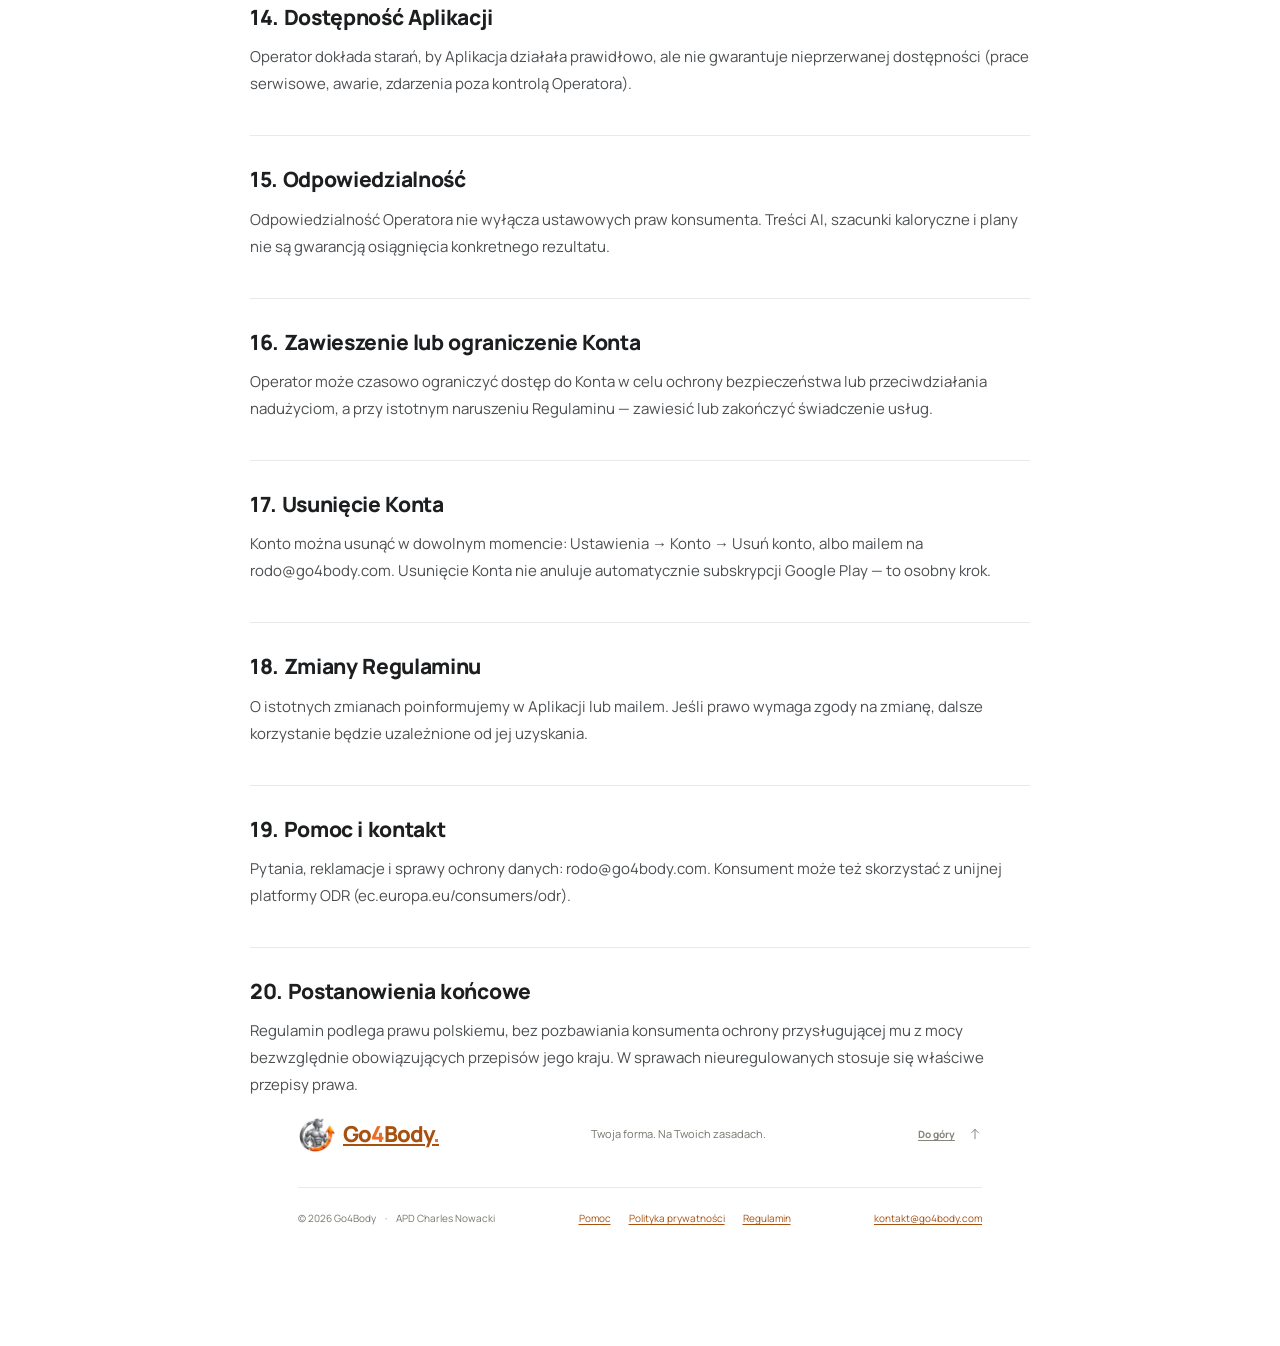
<file: regulamin.html>
<!DOCTYPE html>
<html lang="pl">
<head>
  <meta charset="UTF-8" />
  <meta name="viewport" content="width=device-width, initial-scale=1.0" />
  <title>Regulamin / Terms of Service — Go4Body</title>
  <link rel="canonical" href="https://go4body.com/regulamin.html" />
  <link rel="icon" href="assets/icon.png" />
  <link rel="stylesheet" href="styles.css">
  <link rel="stylesheet" href="docs.css">
</head>
<body>
<svg class="icon-library" xmlns="http://www.w3.org/2000/svg" aria-hidden="true">
    <defs>
      <symbol id="i-arrow" viewBox="0 0 24 24"><path d="M5 12h14m-6-6 6 6-6 6"/></symbol>
      <symbol id="i-arrow-up" viewBox="0 0 24 24"><path d="M6 18 18 6M6 6h12v12"/></symbol>
      <symbol id="i-down" viewBox="0 0 24 24"><path d="M12 4v16m-6-6 6 6 6-6"/></symbol>
      <symbol id="i-check" viewBox="0 0 24 24"><path d="m5 12 4 4L19 6"/></symbol>
      <symbol id="i-dumbbell" viewBox="0 0 24 24"><path d="M6 4v16M3 8v8m15-12v16m3-12v8M6 12h12"/></symbol>
      <symbol id="i-food" viewBox="0 0 24 24"><path d="M4 3v6a3 3 0 0 0 6 0V3M7 3v18M20 21V3c-5 1-5 11 0 11"/></symbol>
      <symbol id="i-spark" viewBox="0 0 24 24"><path d="m12 3 2.5 6.5L21 12l-6.5 2.5L12 21l-2.5-6.5L3 12l6.5-2.5L12 3Z"/></symbol>
      <symbol id="i-chart" viewBox="0 0 24 24"><path d="M4 4v16h16M8 14l4-5 4 3 5-7"/></symbol>
      <symbol id="i-heart" viewBox="0 0 24 24"><path d="M20.8 4.6a5.5 5.5 0 0 0-7.8 0L12 5.7l-1.1-1.1a5.5 5.5 0 0 0-7.8 7.8L12 21l8.8-8.6a5.5 5.5 0 0 0 0-7.8Z"/></symbol>
      <symbol id="i-file" viewBox="0 0 24 24"><path d="M14 2H6a2 2 0 0 0-2 2v16a2 2 0 0 0 2 2h12a2 2 0 0 0 2-2V8l-6-6Zm0 0v6h6M8 13h8m-8 4h5"/></symbol>
      <symbol id="i-sync" viewBox="0 0 24 24"><path d="M20 7a8 8 0 0 0-14-2L3 8m0-5v5h5m-4 9a8 8 0 0 0 14 2l3-3m0 5v-5h-5"/></symbol>
      <symbol id="i-phone" viewBox="0 0 24 24"><rect x="6" y="2" width="12" height="20" rx="3"/><path d="M10 18h4"/></symbol>
      <symbol id="i-watch" viewBox="0 0 24 24"><rect x="5" y="6" width="14" height="12" rx="4"/><path d="m8 6 1-4h6l1 4m-8 12 1 4h6l1-4m-4-9v3l2 1"/></symbol>
      <symbol id="i-camera" viewBox="0 0 24 24"><path d="m8 5 1-2h6l1 2h4a2 2 0 0 1 2 2v12a2 2 0 0 1-2 2H4a2 2 0 0 1-2-2V7a2 2 0 0 1 2-2h4Z"/><circle cx="12" cy="12" r="4"/></symbol>
      <symbol id="i-ruler" viewBox="0 0 24 24"><path d="m3 16 13-13a2 2 0 0 1 3 0l2 2a2 2 0 0 1 0 3L8 21a2 2 0 0 1-3 0l-2-2a2 2 0 0 1 0-3Zm4-4 3 3m1-7 3 3m1-7 3 3"/></symbol>
      <symbol id="i-menu" viewBox="0 0 24 24"><path d="M4 7h16M4 12h16M4 17h16"/></symbol>
      <symbol id="i-close" viewBox="0 0 24 24"><path d="m6 6 12 12M6 18 18 6"/></symbol>
    </defs>
  </svg>

<header class="header" id="top">
    <div class="container nav">
      <a class="brand" href="index.html" aria-label="Go4Body — początek strony">
        <img src="assets/logo.webp" alt="" width="48" height="48">
        <span>Go<span class="brand-four">4</span>Body<span class="brand-dot">.</span></span>
      </a>
      <nav class="desktop-nav" aria-label="Nawigacja główna">
        <a href="index.html#aplikacja">Aplikacja</a>
        <a href="index.html#jak-to-dziala">Jak to działa</a>
        <a href="index.html#progres">Twój progres</a>
        <a href="index.html#plany">Plany</a>
        <a href="pomoc.html">Pomoc</a>
      </nav>
      <div class="nav-actions">
        
        <a class="button button-small" href="index.html#pobierz">Pobierz aplikację <svg class="icon"><use href="#i-arrow-up"/></svg></a>
        <button class="menu-toggle" aria-label="Otwórz menu" aria-expanded="false" aria-controls="mobile-menu">
          <svg class="icon menu-open-icon"><use href="#i-menu"/></svg>
          <svg class="icon menu-close-icon"><use href="#i-close"/></svg>
        </button>
      </div>
    </div>
    <nav class="mobile-nav" id="mobile-menu" aria-label="Nawigacja mobilna" hidden>
      <a href="index.html#aplikacja">Aplikacja <span>01</span></a>
      <a href="index.html#jak-to-dziala">Jak to działa <span>02</span></a>
      <a href="index.html#progres">Twój progres <span>03</span></a>
      <a href="index.html#plany">Plany <span>04</span></a>
      <a href="pomoc.html">Pomoc <span>05</span></a>
      <a href="index.html#pobierz">Pobierz Go4Body <svg class="icon"><use href="#i-arrow-up"/></svg></a>
    </nav>
    
  </header>
<div class="doc-wrap">
  <div class="lang-switch">
    <button class="lang-btn active" onclick="switchLang('pl')">🇵🇱 Polski</button>
    <button class="lang-btn" onclick="switchLang('en')">🇬🇧 English</button>
  </div>
  <div class="policy-block active" id="lang-pl">
    <h1>Regulamin</h1>
    <div class="meta"><span>Wersja: 1.1</span><span>Data wejścia w życie: 2026-11-22</span><span>Ostatnia aktualizacja: 2026-11-22</span></div>
    <h2>1. Postanowienia ogólne</h2>
    <ul>
      <li>Niniejszy Regulamin określa zasady świadczenia usług drogą elektroniczną oraz korzystania z aplikacji mobilnej Go4Body („Aplikacja").</li>
      <li>Operatorem Aplikacji jest APD Charles Nowacki, kontakt: rodo@go4body.com.</li>
      <li>Aplikacja jest dystrybuowana za pośrednictwem Google Play.</li>
      <li>Utworzenie Konta wymaga zaakceptowania Regulaminu oraz zapoznania się z Polityką Prywatności.</li>
    </ul>
    <h2>2. Definicje</h2>
    <ul>
      <li>Aplikacja — aplikacja mobilna Go4Body i powiązane usługi.</li>
      <li>Użytkownik — osoba fizyczna, która ukończyła 16 lat i korzysta z Aplikacji.</li>
      <li>Konto — indywidualne konto Użytkownika.</li>
      <li>Premium — odpłatny wariant Aplikacji.</li>
      <li>AI Coach — funkcje wykorzystujące sztuczną inteligencję do generowania planów i odpowiedzi.</li>
      <li>Sklep — Google Play.</li>
    </ul>
    <h2>3. Charakter i funkcje Go4Body</h2>
    <p>Go4Body wspiera prowadzenie aktywnego trybu życia: plany treningowe i żywieniowe, rejestrowanie postępów, zdjęcia sylwetki, trasy GPS podczas treningów outdoorowych, przypomnienia i AI Coach. Część funkcji jest bezpłatna, część wymaga Premium. Go4Body nie jest usługą ratunkową.</p>
    <h2>4. Wymagania techniczne i uprawnienia</h2>
    <p>Korzystanie z Aplikacji wymaga kompatybilnego urządzenia z Androidem i dostępu do Internetu. Niektóre funkcje wymagają uprawnień: aparatu, zdjęć, lokalizacji, powiadomień. O przyznaniu uprawnienia decyduje Użytkownik — odmowa ogranicza tylko powiązaną funkcję, nie resztę Aplikacji. Powiadomienia: Aplikacja może wysyłać przypomnienia o Twoim planie i aktywności — o treningu, suplementach, ważeniu, pomiarach, raporcie postępów i posiłkach, a także o powrocie do Aplikacji, gdy dłużej z niej nie korzystasz (najwyżej trzy powiadomienia w ciągu pierwszego tygodnia od ostatniego użycia). Każde przypomnienie możesz wyłączyć osobno w Ustawieniach Aplikacji, a wszystkie — w ustawieniach powiadomień telefonu. Przypomnienia nie zawierają reklam.</p>
    <h2>5. Konto Użytkownika</h2>
    <ul>
      <li>Konto może utworzyć wyłącznie osoba, która ukończyła 16 lat.</li>
      <li>Użytkownik podaje prawdziwe dane i odpowiada za poufność hasła.</li>
      <li>Jedno Konto przeznaczone jest dla jednej osoby.</li>
    </ul>
    <h2>6. Subskrypcja Premium i płatności</h2>
    <ul>
      <li>Płatności i subskrypcja obsługiwane są przez Google Play.</li>
      <li>Subskrypcja może obejmować okres próbny i odnawia się automatycznie, chyba że zostanie anulowana wcześniej.</li>
      <li>Anulowanie — przez ustawienia konta Google Play, zatrzymuje przyszłe odnowienia (dostęp trwa do końca opłaconego okresu).</li>
      <li>Usunięcie Aplikacji lub Konta nie anuluje automatycznie subskrypcji w Google Play — trzeba zrobić to osobno.</li>
      <li>Zwroty rozpatrywane są zgodnie z zasadami Google Play, bez ograniczania ustawowych praw konsumenta.</li>
    </ul>
    <h2>7. Prawa konsumenta</h2>
    <p>Operator świadczy usługę cyfrową zgodnie z umową i obowiązującym prawem. Jeśli usługa jest niezgodna z umową, Użytkownikowi-konsumentowi przysługują ustawowe uprawnienia (m.in. doprowadzenie do zgodności, obniżenie ceny, rozwiązanie umowy). Reklamacje: rodo@go4body.com.</p>
    <h2>8. Zasady korzystania</h2>
    <p>Użytkownik korzysta z Aplikacji zgodnie z prawem i jej przeznaczeniem — zabronione jest naruszanie zabezpieczeń, ingerowanie w działanie Aplikacji oraz działania bezprawne.</p>
    <h2>9. AI Coach</h2>
    <ul>
      <li>AI Coach generuje propozycje treningów, żywienia i odpowiedzi na pytania — treści mają charakter informacyjny i mogą zawierać błędy.</li>
      <li>AI Coach nie jest lekarzem, dietetykiem ani fizjoterapeutą i nie zastępuje konsultacji ze specjalistą.</li>
      <li>W sytuacji zagrożenia życia lub zdrowia korzystaj ze służb ratunkowych, nie z AI Coach.</li>
    </ul>
    <h2>10. Zdrowie, trening i żywienie</h2>
    <p>Go4Body nie diagnozuje ani nie leczy. Przed rozpoczęciem programu, zwłaszcza przy istniejących schorzeniach, ciąży lub kontuzjach, skonsultuj się z lekarzem. Jeśli podczas treningu odczuwasz ból, duszność lub inne niepokojące objawy — przerwij aktywność. Wyniki kaloryczne i rekomendacje mają charakter orientacyjny.</p>
    <h2>11. Dane osobowe</h2>
    <p>Zasady przetwarzania danych, w tym zdrowotnych, opisuje odrębna Polityka Prywatności.</p>
    <h2>12. Własność intelektualna</h2>
    <p>Aplikacja, jej kod, design i nazwa „Go4Body" podlegają ochronie prawnej. Plany wygenerowane dla Użytkownika może on wykorzystywać wyłącznie do własnego użytku.</p>
    <h2>13. Zmiany i rozwój Aplikacji</h2>
    <p>Operator może zmieniać funkcje Aplikacji (rozwój, bezpieczeństwo, zmiany prawa lub wymagań Google Play). Zmiany istotnie i negatywnie wpływające na płatną usługę będą zapowiedziane z wyprzedzeniem, bez dodatkowych kosztów bez zgody Użytkownika.</p>
    <h2>14. Dostępność Aplikacji</h2>
    <p>Operator dokłada starań, by Aplikacja działała prawidłowo, ale nie gwarantuje nieprzerwanej dostępności (prace serwisowe, awarie, zdarzenia poza kontrolą Operatora).</p>
    <h2>15. Odpowiedzialność</h2>
    <p>Odpowiedzialność Operatora nie wyłącza ustawowych praw konsumenta. Treści AI, szacunki kaloryczne i plany nie są gwarancją osiągnięcia konkretnego rezultatu.</p>
    <h2>16. Zawieszenie lub ograniczenie Konta</h2>
    <p>Operator może czasowo ograniczyć dostęp do Konta w celu ochrony bezpieczeństwa lub przeciwdziałania nadużyciom, a przy istotnym naruszeniu Regulaminu — zawiesić lub zakończyć świadczenie usług.</p>
    <h2>17. Usunięcie Konta</h2>
    <p>Konto można usunąć w dowolnym momencie: Ustawienia → Konto → Usuń konto, albo mailem na rodo@go4body.com. Usunięcie Konta nie anuluje automatycznie subskrypcji Google Play — to osobny krok.</p>
    <h2>18. Zmiany Regulaminu</h2>
    <p>O istotnych zmianach poinformujemy w Aplikacji lub mailem. Jeśli prawo wymaga zgody na zmianę, dalsze korzystanie będzie uzależnione od jej uzyskania.</p>
    <h2>19. Pomoc i kontakt</h2>
    <p>Pytania, reklamacje i sprawy ochrony danych: rodo@go4body.com. Konsument może też skorzystać z unijnej platformy ODR (ec.europa.eu/consumers/odr).</p>
    <h2>20. Postanowienia końcowe</h2>
    <p>Regulamin podlega prawu polskiemu, bez pozbawiania konsumenta ochrony przysługującej mu z mocy bezwzględnie obowiązujących przepisów jego kraju. W sprawach nieuregulowanych stosuje się właściwe przepisy prawa.</p>
  </div>
  <div class="policy-block" id="lang-en">
    <h1>Terms of Service</h1>
    <div class="meta"><span>Version: 1.1</span><span>Effective date: 2026-11-22</span><span>Last updated: 2026-11-22</span></div>
    <h2>1. General provisions</h2>
    <ul>
      <li>These Terms set out the rules for providing electronic services and using the Go4Body mobile app ("App").</li>
      <li>The App operator is APD Charles Nowacki, contact: rodo@go4body.com.</li>
      <li>The App is distributed via Google Play.</li>
      <li>Creating an Account requires accepting these Terms and reviewing the Privacy Policy.</li>
    </ul>
    <h2>2. Definitions</h2>
    <ul>
      <li>App — the Go4Body mobile app and related services.</li>
      <li>User — a natural person aged 16 or over who uses the App.</li>
      <li>Account — a User's individual account.</li>
      <li>Premium — the paid tier of the App.</li>
      <li>AI Coach — features using artificial intelligence to generate plans and responses.</li>
      <li>Store — Google Play.</li>
    </ul>
    <h2>3. What Go4Body does</h2>
    <p>Go4Body supports an active lifestyle: training and nutrition plans, progress tracking, progress photos, GPS routes during outdoor workouts, reminders, and AI Coach. Some features are free, some require Premium. Go4Body is not an emergency service.</p>
    <h2>4. Technical requirements and permissions</h2>
    <p>Using the App requires a compatible Android device and internet access. Some features require permissions: camera, photos, location, notifications. The User decides whether to grant each permission — refusing one only limits the related feature, not the rest of the App. Notifications: the App may send reminders about your plan and activity — about workouts, supplements, weighing, measurements, the progress report and meals, as well as about coming back to the App when you have not used it for a while (at most three notifications in the first week after your last use). You can turn off each reminder separately in the App Settings, and all of them in your phone notification settings. Reminders do not contain ads.</p>
    <h2>5. User Account</h2>
    <ul>
      <li>An Account may only be created by a person aged 16 or over.</li>
      <li>The User provides accurate data and is responsible for keeping their password confidential.</li>
      <li>One Account is intended for one person.</li>
    </ul>
    <h2>6. Premium subscription and payments</h2>
    <ul>
      <li>Payments and subscription management are handled by Google Play.</li>
      <li>A subscription may include a trial period and renews automatically unless cancelled earlier.</li>
      <li>Cancel via Google Play account settings — this stops future renewals (access continues until the end of the paid period).</li>
      <li>Deleting the App or your Account does not automatically cancel a Google Play subscription — that's a separate step.</li>
      <li>Refunds follow Google Play's rules, without limiting a consumer's statutory rights.</li>
    </ul>
    <h2>7. Consumer rights</h2>
    <p>The operator provides the digital service in line with the contract and applicable law. If the service doesn't conform to the contract, a User who is a consumer has statutory remedies (e.g. bringing the service into conformity, a price reduction, or terminating the contract). Complaints: rodo@go4body.com.</p>
    <h2>8. Acceptable use</h2>
    <p>The User agrees to use the App lawfully and as intended — bypassing security, interfering with the App's operation, and unlawful activity are prohibited.</p>
    <h2>9. AI Coach</h2>
    <ul>
      <li>AI Coach generates workout and nutrition suggestions and answers questions — content is informational and may contain errors.</li>
      <li>AI Coach is not a doctor, dietitian, or physiotherapist and does not replace a specialist consultation.</li>
      <li>In a life- or health-threatening situation, use emergency services, not AI Coach.</li>
    </ul>
    <h2>10. Health, training and nutrition</h2>
    <p>Go4Body does not diagnose or treat. Before starting a program, especially with an existing condition, pregnancy, or injury, consult a doctor. If you feel pain, shortness of breath, or other concerning symptoms during a workout, stop the activity. Calorie estimates and recommendations are indicative only.</p>
    <h2>11. Personal data</h2>
    <p>Data processing rules, including health data, are described in a separate Privacy Policy.</p>
    <h2>12. Intellectual property</h2>
    <p>The App, its code, design, and the name "Go4Body" are legally protected. Plans generated for a User may be used by them for personal use only.</p>
    <h2>13. Changes and development of the App</h2>
    <p>The operator may change App features (development, security, legal or Google Play requirement changes). Changes that significantly and negatively affect a paid service will be announced in advance, with no added cost without the User's consent.</p>
    <h2>14. App availability</h2>
    <p>The operator makes reasonable efforts to keep the App running correctly but does not guarantee uninterrupted availability (maintenance, outages, events beyond the operator's reasonable control).</p>
    <h2>15. Liability</h2>
    <p>The operator's liability does not limit a consumer's statutory rights. AI-generated content, calorie estimates, and plans are not a guarantee of any specific result.</p>
    <h2>16. Suspending or restricting an Account</h2>
    <p>The operator may temporarily restrict Account access to protect security or prevent abuse, and may suspend or end services for a material breach of these Terms.</p>
    <h2>17. Deleting your Account</h2>
    <p>You can delete your Account anytime: Settings → Account → Delete account, or by emailing rodo@go4body.com. Deleting your Account does not automatically cancel a Google Play subscription — that's a separate step.</p>
    <h2>18. Changes to these Terms</h2>
    <p>We'll notify you of significant changes in the App or by email. If the law requires your consent to a change, continued service will depend on obtaining it.</p>
    <h2>19. Help and contact</h2>
    <p>Questions, complaints, and data protection matters: rodo@go4body.com. Consumers may also use the EU's ODR platform (ec.europa.eu/consumers/odr).</p>
    <h2>20. Final provisions</h2>
    <p>These Terms are governed by Polish law, without depriving a consumer of protection granted by the mandatory laws of their own country. Matters not covered here are governed by applicable law.</p>
  </div>
<footer class="footer container">
    <div class="footer-top"><a class="brand" href="#top" aria-label="Go4Body — początek strony"><img src="assets/logo.webp" alt="" width="42" height="42"><span>Go<span class="brand-four">4</span>Body<span class="brand-dot">.</span></span></a><span class="footer-tagline">Twoja forma. Na Twoich zasadach.</span><a class="text-link" href="#top">Do góry <svg class="icon"><use href="#i-down"/></svg></a></div>
    <div class="footer-bottom"><span>© 2026 Go4Body <span class="footer-dot">·</span> APD Charles Nowacki</span><span class="footer-links"><a href="pomoc.html">Pomoc</a><a href="privacy.html">Polityka prywatności</a><a href="regulamin.html">Regulamin</a></span><a href="mailto:kontakt@go4body.com">kontakt@go4body.com</a></div>
  </footer>
<script>
  function switchLang(lang) {
    document.querySelectorAll('.policy-block').forEach(b => b.classList.remove('active'));
    document.querySelectorAll('.lang-btn').forEach(b => b.classList.remove('active'));
    document.getElementById('lang-' + lang).classList.add('active');
    event.target.classList.add('active');
  }
</script>
<script>
  (function () {
    var t = document.querySelector('.menu-toggle'), m = document.querySelector('#mobile-menu');
    if (!t || !m) return;
    function close() { t.setAttribute('aria-expanded', 'false'); t.setAttribute('aria-label', 'Otwórz menu'); m.hidden = true; }
    t.addEventListener('click', function () {
      var o = t.getAttribute('aria-expanded') !== 'true';
      t.setAttribute('aria-expanded', String(o)); t.setAttribute('aria-label', o ? 'Zamknij menu' : 'Otwórz menu'); m.hidden = !o;
    });
    m.querySelectorAll('a').forEach(function (a) { a.addEventListener('click', close); });
    document.addEventListener('keydown', function (e) { if (e.key === 'Escape' && !m.hidden) { close(); t.focus(); } });
  })();
</script>
</body>
</html>
</file>
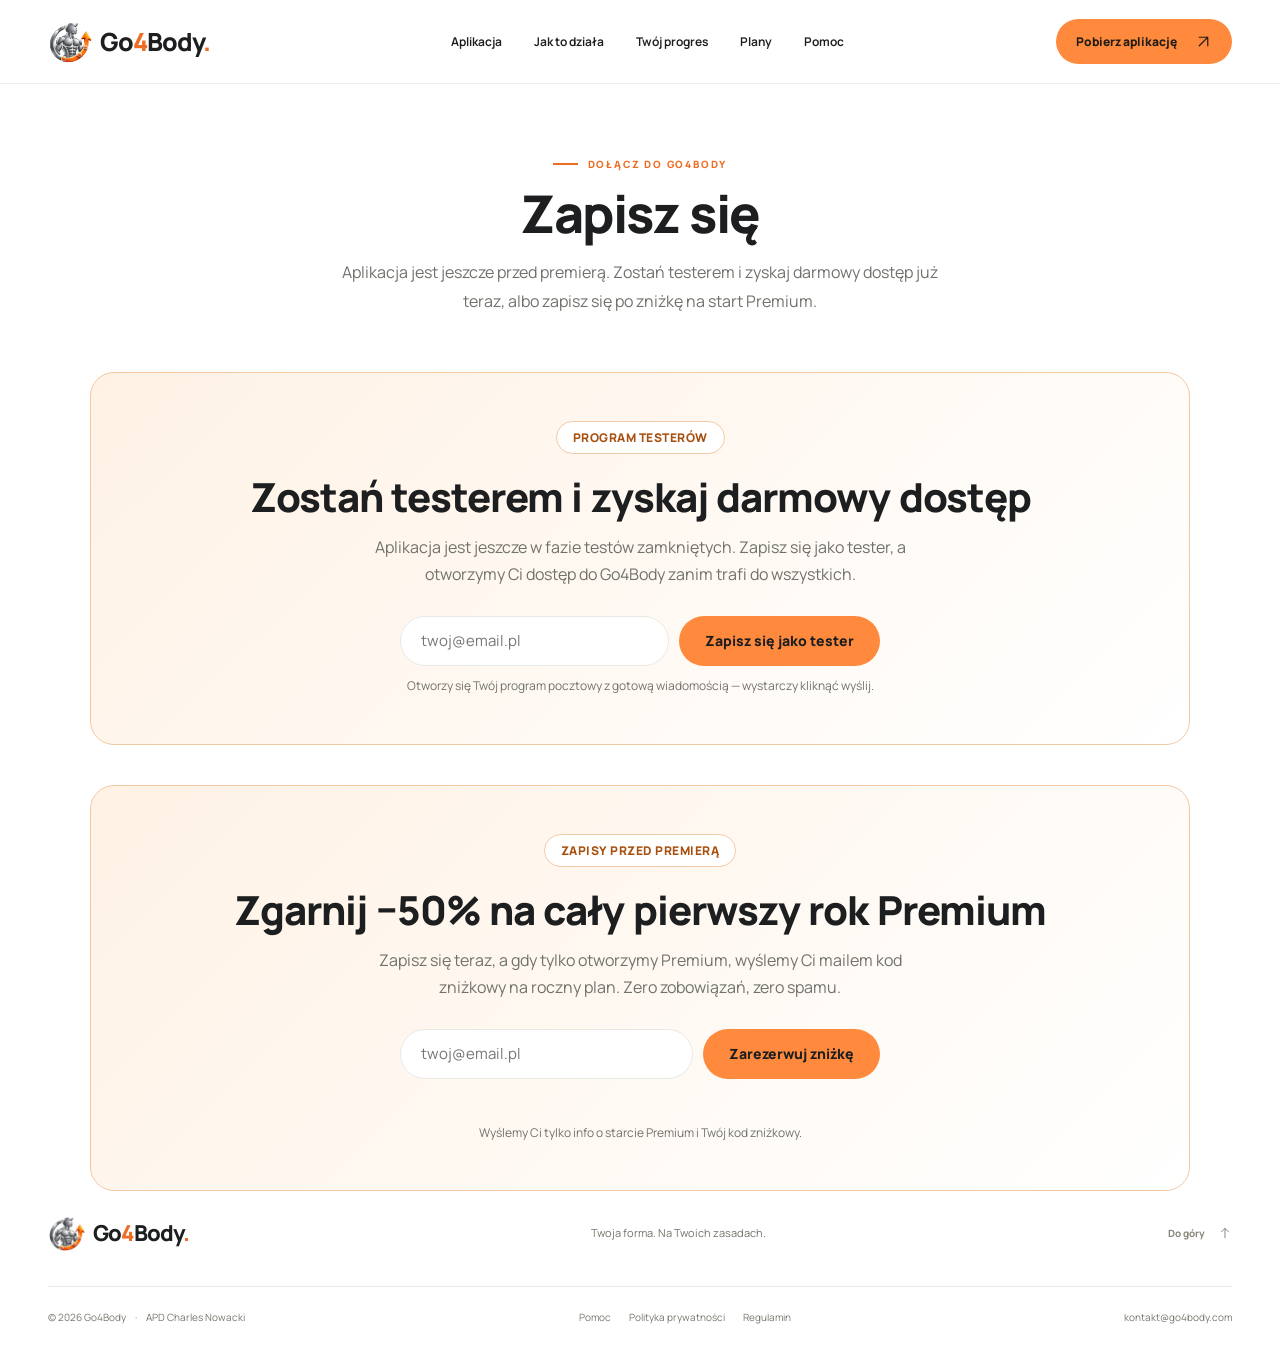
<file: zapisy.html>
<!DOCTYPE html>
<html lang="pl">
<head>
  <meta charset="UTF-8" />
  <meta name="viewport" content="width=device-width, initial-scale=1.0" />
  <title>Go4Body — Zapisy</title>
  <meta name="description" content="Zostań testerem Go4Body i zyskaj darmowy dostęp, albo zapisz się po −50% zniżki na pierwszy rok Premium." />
  <link rel="icon" href="assets/icon.png" />
  <link rel="stylesheet" href="styles.css">
  <link rel="stylesheet" href="docs.css">
  <style>
    .signup-section { width: min(1100px, calc(100% - 48px)); margin: 0 auto; padding: 20px 0; }
    .signup-card { background: linear-gradient(135deg, var(--peach), #fff); border: 1px solid #f3c9a4; border-radius: 24px; padding: 48px 40px; text-align: center; }
    .signup-badge { display: inline-flex; align-items: center; gap: 8px; margin-bottom: 20px; padding: 6px 16px; border-radius: 100px; background: #fff; border: 1px solid #f3c9a4; color: #a8500f; font-size: 12px; font-weight: 800; letter-spacing: .5px; text-transform: uppercase; }
    .signup-card h2 { font-size: clamp(26px, 3.6vw, 40px); letter-spacing: -1px; line-height: 1.15; margin-bottom: 14px; }
    .signup-card p.signup-desc { color: #6f726b; font-size: 16px; line-height: 1.7; max-width: 540px; margin: 0 auto 28px; }
    .signup-form { display: flex; gap: 10px; max-width: 480px; margin: 0 auto; flex-wrap: wrap; justify-content: center; }
    .signup-form input[type="email"] { flex: 1; min-width: 220px; min-height: 48px; padding: 12px 20px; border-radius: 100px; border: 1px solid var(--line); background: #fff; color: var(--ink); font: inherit; font-size: 15px; }
    .signup-form input[type="email"]:focus { outline: none; border-color: var(--orange); box-shadow: 0 0 0 3px rgba(237,109,37,.18); }
    .signup-form button { flex-shrink: 0; border: 0; cursor: pointer; font-family: inherit; }
    .signup-form button:disabled { opacity: .6; cursor: default; }
    .signup-msg { min-height: 20px; margin-top: 14px; font-size: 14px; font-weight: 700; }
    .signup-msg.success { color: #2b6a2b; }
    .signup-msg.error { color: #b3261e; }
    .signup-note { margin-top: 10px; font-size: 12px; color: #6f726b; }
    @media (max-width: 600px) {
      .signup-card { padding: 36px 22px; }
      .signup-form { flex-direction: column; }
      .signup-form button { width: 100%; }
    }
  </style>
</head>
<body>
<svg class="icon-library" xmlns="http://www.w3.org/2000/svg" aria-hidden="true">
    <defs>
      <symbol id="i-arrow" viewBox="0 0 24 24"><path d="M5 12h14m-6-6 6 6-6 6"/></symbol>
      <symbol id="i-arrow-up" viewBox="0 0 24 24"><path d="M6 18 18 6M6 6h12v12"/></symbol>
      <symbol id="i-down" viewBox="0 0 24 24"><path d="M12 4v16m-6-6 6 6 6-6"/></symbol>
      <symbol id="i-check" viewBox="0 0 24 24"><path d="m5 12 4 4L19 6"/></symbol>
      <symbol id="i-dumbbell" viewBox="0 0 24 24"><path d="M6 4v16M3 8v8m15-12v16m3-12v8M6 12h12"/></symbol>
      <symbol id="i-food" viewBox="0 0 24 24"><path d="M4 3v6a3 3 0 0 0 6 0V3M7 3v18M20 21V3c-5 1-5 11 0 11"/></symbol>
      <symbol id="i-spark" viewBox="0 0 24 24"><path d="m12 3 2.5 6.5L21 12l-6.5 2.5L12 21l-2.5-6.5L3 12l6.5-2.5L12 3Z"/></symbol>
      <symbol id="i-chart" viewBox="0 0 24 24"><path d="M4 4v16h16M8 14l4-5 4 3 5-7"/></symbol>
      <symbol id="i-heart" viewBox="0 0 24 24"><path d="M20.8 4.6a5.5 5.5 0 0 0-7.8 0L12 5.7l-1.1-1.1a5.5 5.5 0 0 0-7.8 7.8L12 21l8.8-8.6a5.5 5.5 0 0 0 0-7.8Z"/></symbol>
      <symbol id="i-file" viewBox="0 0 24 24"><path d="M14 2H6a2 2 0 0 0-2 2v16a2 2 0 0 0 2 2h12a2 2 0 0 0 2-2V8l-6-6Zm0 0v6h6M8 13h8m-8 4h5"/></symbol>
      <symbol id="i-sync" viewBox="0 0 24 24"><path d="M20 7a8 8 0 0 0-14-2L3 8m0-5v5h5m-4 9a8 8 0 0 0 14 2l3-3m0 5v-5h-5"/></symbol>
      <symbol id="i-phone" viewBox="0 0 24 24"><rect x="6" y="2" width="12" height="20" rx="3"/><path d="M10 18h4"/></symbol>
      <symbol id="i-watch" viewBox="0 0 24 24"><rect x="5" y="6" width="14" height="12" rx="4"/><path d="m8 6 1-4h6l1 4m-8 12 1 4h6l1-4m-4-9v3l2 1"/></symbol>
      <symbol id="i-camera" viewBox="0 0 24 24"><path d="m8 5 1-2h6l1 2h4a2 2 0 0 1 2 2v12a2 2 0 0 1-2 2H4a2 2 0 0 1-2-2V7a2 2 0 0 1 2-2h4Z"/><circle cx="12" cy="12" r="4"/></symbol>
      <symbol id="i-ruler" viewBox="0 0 24 24"><path d="m3 16 13-13a2 2 0 0 1 3 0l2 2a2 2 0 0 1 0 3L8 21a2 2 0 0 1-3 0l-2-2a2 2 0 0 1 0-3Zm4-4 3 3m1-7 3 3m1-7 3 3"/></symbol>
      <symbol id="i-menu" viewBox="0 0 24 24"><path d="M4 7h16M4 12h16M4 17h16"/></symbol>
      <symbol id="i-close" viewBox="0 0 24 24"><path d="m6 6 12 12M6 18 18 6"/></symbol>
    </defs>
  </svg>


<header class="header" id="top">
    <div class="container nav">
      <a class="brand" href="index.html" aria-label="Go4Body — początek strony">
        <img src="assets/logo.webp" alt="" width="48" height="48">
        <span>Go<span class="brand-four">4</span>Body<span class="brand-dot">.</span></span>
      </a>
      <nav class="desktop-nav" aria-label="Nawigacja główna">
        <a href="index.html#aplikacja">Aplikacja</a>
        <a href="index.html#jak-to-dziala">Jak to działa</a>
        <a href="index.html#progres">Twój progres</a>
        <a href="index.html#plany">Plany</a>
        <a href="pomoc.html">Pomoc</a>
      </nav>
      <div class="nav-actions">
        
        <a class="button button-small" href="index.html#pobierz">Pobierz aplikację <svg class="icon"><use href="#i-arrow-up"/></svg></a>
        <button class="menu-toggle" aria-label="Otwórz menu" aria-expanded="false" aria-controls="mobile-menu">
          <svg class="icon menu-open-icon"><use href="#i-menu"/></svg>
          <svg class="icon menu-close-icon"><use href="#i-close"/></svg>
        </button>
      </div>
    </div>
    <nav class="mobile-nav" id="mobile-menu" aria-label="Nawigacja mobilna" hidden>
      <a href="index.html#aplikacja">Aplikacja <span>01</span></a>
      <a href="index.html#jak-to-dziala">Jak to działa <span>02</span></a>
      <a href="index.html#progres">Twój progres <span>03</span></a>
      <a href="index.html#plany">Plany <span>04</span></a>
      <a href="pomoc.html">Pomoc <span>05</span></a>
      <a href="index.html#pobierz">Pobierz Go4Body <svg class="icon"><use href="#i-arrow-up"/></svg></a>
    </nav>
    
  </header>

<!-- HEADER -->
<div class="page-header">
  <div class="section-label">Dołącz do Go4Body</div>
  <h1>Zapisz się</h1>
  <p>Aplikacja jest jeszcze przed premierą. Zostań testerem i zyskaj darmowy dostęp już teraz, albo zapisz się po zniżkę na start Premium.</p>
</div>

<!-- TESTER SIGNUP -->
<section class="signup-section" id="tester">
  <div class="signup-card">
    <div class="signup-badge">Program testerów</div>
    <h2>Zostań testerem i zyskaj darmowy dostęp</h2>
    <p class="signup-desc">Aplikacja jest jeszcze w fazie testów zamkniętych. Zapisz się jako tester, a otworzymy Ci dostęp do Go4Body zanim trafi do wszystkich.</p>
    <form class="signup-form" id="testerForm">
      <input type="email" id="testerEmail" placeholder="twoj@email.pl" required aria-label="Adres e-mail" />
      <button type="submit" class="btn-primary">Zapisz się jako tester</button>
    </form>
    <p class="signup-note">Otworzy się Twój program pocztowy z gotową wiadomością — wystarczy kliknąć wyślij.</p>
  </div>
</section>

<!-- SIGNUP -->
<section class="signup-section" id="signup">
  <div class="signup-card">
    <div class="signup-badge">Zapisy przed premierą</div>
    <h2>Zgarnij −50% na cały pierwszy rok Premium</h2>
    <p class="signup-desc">Zapisz się teraz, a gdy tylko otworzymy Premium, wyślemy Ci mailem kod zniżkowy na roczny plan. Zero zobowiązań, zero spamu.</p>
    <form class="signup-form" id="signupForm">
      <input type="email" id="signupEmail" placeholder="twoj@email.pl" required aria-label="Adres e-mail" />
      <button type="submit" class="btn-primary">Zarezerwuj zniżkę</button>
    </form>
    <p class="signup-msg" id="signupMsg" role="status"></p>
    <p class="signup-note">Wyślemy Ci tylko info o starcie Premium i Twój kod zniżkowy.</p>
  </div>
</section>

<!-- FOOTER -->
<footer class="footer container">
    <div class="footer-top"><a class="brand" href="#top" aria-label="Go4Body — początek strony"><img src="assets/logo.webp" alt="" width="42" height="42"><span>Go<span class="brand-four">4</span>Body<span class="brand-dot">.</span></span></a><span class="footer-tagline">Twoja forma. Na Twoich zasadach.</span><a class="text-link" href="#top">Do góry <svg class="icon"><use href="#i-down"/></svg></a></div>
    <div class="footer-bottom"><span>© 2026 Go4Body <span class="footer-dot">·</span> APD Charles Nowacki</span><span class="footer-links"><a href="pomoc.html">Pomoc</a><a href="privacy.html">Polityka prywatności</a><a href="regulamin.html">Regulamin</a></span><a href="mailto:kontakt@go4body.com">kontakt@go4body.com</a></div>
  </footer>

<script>
  // ── SIGNUP FORM ──
  var SUPABASE_URL = 'https://gppaqrfjsmqynzcutldy.supabase.co';
  var SUPABASE_ANON_KEY = 'sb_publishable_ej2pY29z0h5hpDeGud67Uw_4QxkLqdU';

  document.getElementById('signupForm').addEventListener('submit', function (e) {
    e.preventDefault();
    var emailInput = document.getElementById('signupEmail');
    var msg = document.getElementById('signupMsg');
    var btn = e.target.querySelector('button');
    var email = emailInput.value.trim();

    msg.textContent = '';
    msg.className = 'signup-msg';
    btn.disabled = true;
    btn.textContent = 'Wysyłam…';

    fetch(SUPABASE_URL + '/rest/v1/landing_signups', {
      method: 'POST',
      headers: {
        'apikey': SUPABASE_ANON_KEY,
        'Authorization': 'Bearer ' + SUPABASE_ANON_KEY,
        'Content-Type': 'application/json',
        'Prefer': 'return=minimal'
      },
      body: JSON.stringify({ email: email })
    })
      .then(function (res) {
        if (!res.ok) throw new Error('request failed');
        msg.textContent = '✓ Zapisano! Odezwiemy się mailowo z kodem zniżkowym.';
        msg.classList.add('success');
        e.target.reset();
      })
      .catch(function () {
        msg.textContent = 'Coś poszło nie tak. Spróbuj ponownie za chwilę.';
        msg.classList.add('error');
      })
      .finally(function () {
        btn.disabled = false;
        btn.textContent = 'Zarezerwuj zniżkę';
      });
  });

  // ── TESTER SIGNUP (mailto, przedpremierowo) ──
  document.getElementById('testerForm').addEventListener('submit', function (e) {
    e.preventDefault();
    var email = document.getElementById('testerEmail').value.trim();
    var subject = encodeURIComponent('[Tester] Nowe zgłoszenie testera');
    var body = encodeURIComponent('Chcę dołączyć do programu testerów Go4Body.\n\nMój e-mail: ' + email);
    window.location.href = 'mailto:kontakt@go4body.com?subject=' + subject + '&body=' + body;
  });
</script>
<script>
  (function () {
    var t = document.querySelector('.menu-toggle'), m = document.querySelector('#mobile-menu');
    if (!t || !m) return;
    function close() { t.setAttribute('aria-expanded', 'false'); t.setAttribute('aria-label', 'Otwórz menu'); m.hidden = true; }
    t.addEventListener('click', function () {
      var o = t.getAttribute('aria-expanded') !== 'true';
      t.setAttribute('aria-expanded', String(o)); t.setAttribute('aria-label', o ? 'Zamknij menu' : 'Otwórz menu'); m.hidden = !o;
    });
    m.querySelectorAll('a').forEach(function (a) { a.addEventListener('click', close); });
    document.addEventListener('keydown', function (e) { if (e.key === 'Escape' && !m.hidden) { close(); t.focus(); } });
  })();
</script>
</body>
</html>
</file>
<file: styles.css>
@font-face {
  font-family: Manrope;
  font-style: normal;
  font-weight: 400 800;
  font-display: swap;
  src: url('assets/manrope-latin.woff2') format('woff2');
  unicode-range: U+0000-00FF,U+0131,U+0152-0153,U+02BB-02BC,U+02C6,U+02DA,U+02DC,U+0304,U+0308,U+0329,U+2000-206F,U+20AC,U+2122,U+2191,U+2193,U+2212,U+2215,U+FEFF,U+FFFD;
}
@font-face {
  font-family: Manrope;
  font-style: normal;
  font-weight: 400 800;
  font-display: swap;
  src: url('assets/manrope-latin-ext.woff2') format('woff2');
  unicode-range: U+0100-02BA,U+02BD-02C5,U+02C7-02CC,U+02CE-02D7,U+02DD-02FF,U+0304,U+0308,U+0329,U+1D00-1DBF,U+1E00-1E9F,U+1EF2-1EFF,U+2020,U+20A0-20AB,U+20AD-20C4,U+2113,U+2C60-2C7F,U+A720-A7FF;
}

:root {
  --ink: #1c1e20;
  --muted: #727577;
  --orange: #ed6d25;
  --orange-light: #ff8a3d;
  --peach: #fff2e5;
  --line: #e9e9e6;
  --ease: cubic-bezier(.2,.7,.2,1);
  --header-height: 84px;
}
*, *::before, *::after { box-sizing: border-box; }
html { scroll-behavior: smooth; scroll-padding-top: 112px; }
body { margin: 0; color: var(--ink); background: #fff; font-family: Manrope, Arial, sans-serif; font-size: 16px; line-height: 1.6; -webkit-font-smoothing: antialiased; }
body, button, a { -webkit-tap-highlight-color: transparent; }
::selection { color: #1c1e20; background: #ffcfac; }
button, input { font: inherit; }
button, a { touch-action: manipulation; }
button { cursor: pointer; }
a { color: inherit; text-decoration: none; }
button { color: inherit; }
img { display: block; max-width: 100%; height: auto; }
svg { display: block; }
h1, h2, h3, p { margin: 0; }
h1, h2, h3 { font-weight: 800; word-spacing: .035em; }
button:focus-visible, a:focus-visible { outline: 3px solid #be4a0a; outline-offset: 5px; }
[hidden] { display: none !important; }
.icon-library { position: absolute; width: 0; height: 0; overflow: hidden; }
.icon { width: 24px; height: 24px; fill: none; stroke: currentColor; stroke-width: 1.7; stroke-linecap: round; stroke-linejoin: round; flex-shrink: 0; }
.container { width: min(1192px, calc(100% - 96px)); margin-inline: auto; }
.orange { color: var(--orange); }
.muted-heading { color: #8a8b88; }
.eyebrow { display: flex; align-items: center; gap: 10px; font-size: 10px; line-height: 1.6; font-weight: 800; letter-spacing: 1.8px; }
.eyebrow-line { width: 25px; height: 2px; background: var(--orange); }
.text-link { display: inline-flex; align-items: center; justify-content: center; gap: 13px; font-size: 13px; font-weight: 750; min-height: 44px; }
.text-link .icon { width: 18px; height: 18px; transition: transform .3s var(--ease); }
.text-link:hover .icon { transform: translateX(4px); }
.text-link:hover { color: var(--orange); }
.skip-link { position: fixed; left: 15px; top: -100px; z-index: 100; background: var(--ink); color: white; padding: 12px 18px; border-radius: 8px; }
.skip-link:focus { top: 12px; }

/* A quiet navigation; the product gets the attention. */
.header { height: var(--header-height); position: sticky; top: 0; z-index: 30; background: rgba(255,255,255,.95); border-bottom: 1px solid rgba(233,233,230,.7); backdrop-filter: blur(16px); }
.nav { height: 100%; display: flex; align-items: center; justify-content: space-between; gap: 28px; }
.brand { display: inline-flex; align-items: center; flex-shrink: 0; gap: 8px; font-weight: 800; font-size: 25px; letter-spacing: -1px; }
.brand > img { width: 44px; height: 44px; object-fit: contain; }
.brand-four { color: var(--orange); }
.brand-dot { color: var(--orange); }
.desktop-nav { display: flex; align-items: center; gap: 32px; padding-left: 28px; }
.desktop-nav a { font-size: 12px; font-weight: 650; min-height: 44px; display: inline-flex; align-items: center; transition: color .2s; }
.desktop-nav a:hover { color: var(--orange); }
.nav-actions { display: flex; align-items: center; gap: 23px; }
.language { font-size: 11px; font-weight: 750; }
.button { display: inline-flex; align-items: center; justify-content: center; gap: 18px; border-radius: 100px; background: var(--orange-light); color: #201b15; font-weight: 800; transition: background .25s, transform .25s var(--ease); }
.button:hover { background: #ff9c5e; transform: translateY(-2px); }
.button-small { padding: 12px 20px; font-size: 12px; min-height: 45px; }
.button-small .icon { width: 17px; height: 17px; }
.menu-toggle { display: none; width: 44px; height: 44px; border: 1px solid var(--line); background: white; border-radius: 50%; align-items: center; justify-content: center; }
.menu-close-icon { display: none; }
.menu-toggle[aria-expanded="true"] .menu-close-icon { display: block; }
.menu-toggle[aria-expanded="true"] .menu-open-icon { display: none; }
.mobile-nav { position: absolute; top: var(--header-height); left: 0; right: 0; background: white; padding: 18px 24px 24px; box-shadow: 0 20px 30px #1c1e2010; border-bottom: 1px solid var(--line); }
.mobile-nav a { display: flex; align-items: center; justify-content: space-between; padding: 15px 0; border-bottom: 1px solid var(--line); font-weight: 700; font-size: 15px; }
.mobile-nav a span { color: #a1a19b; font-size: 11px; }
.reading-progress { position: absolute; bottom: -1px; left: 0; width: 100%; height: 2px; background: var(--orange-light); transform: scaleX(0); transform-origin: left; }

/* Hero: real app screens, generous space, one confident accent. */
.hero { display: grid; grid-template-columns: 1.02fr 1fr; align-items: center; gap: 36px; padding-top: 38px; padding-bottom: 42px; min-height: 714px; }
.hero-copy { padding-bottom: 21px; position: relative; z-index: 3; }
.hero .eyebrow { margin-bottom: 25px; font-size: 9px; letter-spacing: 1.6px; }
h1 { font-size: clamp(52px, 5.45vw, 78px); line-height: 1.1; letter-spacing: -3.4px; }
.hero-description { margin-top: 26px; color: #6e716d; font-size: 16px; font-weight: 500; line-height: 1.85; }
.hero-cta { display: flex; align-items: center; gap: 26px; margin-top: 25px; }
.play-badge { display: inline-block; width: 196px; flex-shrink: 0; margin-left: -13px; transition: transform .25s var(--ease); border-radius: 9px; }
.play-badge img { width: 196px; height: auto; }
.play-badge:hover { transform: translateY(-3px); }
.hero-demo { font-size: 12px; gap: 11px; }
.hero-demo .icon { width: 17px; height: 17px; }
.hero-demo:hover .icon { transform: translateY(4px); }
.hero-notes { display: flex; align-items: center; gap: 16px; margin-top: 18px; color: #73766e; font-size: 11px; font-weight: 550; }
.hero-notes > span { display: flex; align-items: center; gap: 6px; white-space: nowrap; }
.hero-notes .icon { width: 14px; height: 14px; color: #5a6b53; }
.small-dot { width: 3px; height: 3px; display: inline-block; background: currentColor; border-radius: 50%; }
.hero-visual { position: relative; height: 620px; min-width: 0; isolation: isolate; }
.hero-disc { position: absolute; top: 86px; left: 24px; width: 475px; height: 475px; border-radius: 50%; background: #fff0de; z-index: -2; }
.orbit { position: absolute; width: 525px; height: 525px; top: 59px; left: 0; border-radius: 50%; border: 1px solid #f3d9bf; z-index: -1; }
.orbit-dot { position: absolute; width: 10px; height: 10px; border-radius: 50%; background: #ffb77a; left: 28px; top: 218px; }
.hero-star { position: absolute; top: 26px; right: 30px; width: 34px; height: 34px; color: var(--orange-light); stroke-width: 1.2; transform: rotate(12deg); }
.device { padding: 6px; border: 1px solid #8a8c8e; border-radius: 34px; background: #1c1e20; box-shadow: inset 0 0 0 2px #4c4e50, 10px 22px 32px -12px #27252335, 1px 3px 6px #15171835; position: relative; }
.device::before { content: ""; width: 3px; height: 36px; background: #747579; position: absolute; left: -3px; top: 92px; border-radius: 2px 0 0 2px; }
.device::after { content: ""; width: 3px; height: 55px; background: #747579; position: absolute; right: -3px; top: 132px; border-radius: 0 2px 2px 0; }
.device-glass { background: black; border-radius: 27px; overflow: hidden; isolation: isolate; }
.device-glass img { width: 100%; aspect-ratio: 3 / 7; object-fit: cover; }
.hero-phone-front { position: absolute; width: 248px; left: 75px; top: 17px; transform: rotate(-7deg); z-index: 3; }
.hero-phone-back { position: absolute; width: 215px; left: 278px; top: 93px; transform: rotate(10deg); z-index: 2; }
.hero-phone-back .device-glass { border-radius: 26px; }
.floating-note { position: absolute; display: flex; align-items: center; gap: 11px; border: 1px solid #fff; background: rgba(255,255,255,.98); padding: 14px 16px; border-radius: 13px; box-shadow: 0 10px 35px #58422912, 0 3px 7px #58422909; z-index: 5; }
.floating-note strong { display: block; font-size: 11px; letter-spacing: -.2px; font-weight: 800; }
.floating-note small { display: block; font-size: 8px; color: #88877f; margin-top: 4px; }
.note-icon { background: #fff1e5; color: #e57c36; width: 36px; height: 36px; display: grid; place-items: center; border-radius: 50%; flex-shrink: 0; }
.note-icon .icon { width: 20px; height: 20px; }
.note-icon.success { color: #568562; background: #edf5e9; }
.note-top { top: 114px; left: -16px; transform: rotate(-4deg); }
.note-bottom { top: 489px; right: -5px; transform: rotate(3deg); }
.hero-visual-caption { position: absolute; left: 113px; bottom: 0; display: flex; gap: 12px; align-items: center; font-size: 8px; color: #8b857c; font-weight: 650; letter-spacing: 1.4px; white-space: nowrap; }
.caption-line { width: 28px; height: 1px; background: #d5c6b5; }

.benefit-band { border-top: 1px solid var(--line); border-bottom: 1px solid var(--line); }
.benefits { display: grid; grid-template-columns: repeat(4, 1fr); padding-block: 24px; }
.benefits a { min-height: 52px; display: flex; align-items: center; gap: 15px; padding-inline: 28px; border-right: 1px solid var(--line); font-size: 12px; font-weight: 700; transition: color .2s; }
.benefits a:first-child { padding-left: 0; }
.benefits a:last-child { padding-right: 0; border-right: 0; }
.benefits a:hover { color: var(--orange); }
.benefits .icon { width: 22px; height: 22px; color: var(--orange); }
.benefit-number { font-size: 9px; color: #acada6; font-weight: 500; margin-left: auto; }

/* A native-scroll product tour. Sticky only when there is room for it. */
.tour { padding-top: 111px; padding-bottom: 85px; }
.section-heading.centered { text-align: center; }
.section-heading.centered .eyebrow { justify-content: center; color: #98968c; }
h2 { font-size: clamp(40px, 4.2vw, 57px); line-height: 1.13; letter-spacing: -2.4px; }
.section-heading h2 { margin-top: 19px; }
.section-heading > p:last-child { margin-top: 23px; font-size: 15px; line-height: 1.85; color: #6f726b; }
.tour-layout { margin-top: 68px; display: grid; grid-template-columns: 1fr .92fr; gap: 112px; }
.tour-visual-wrap { position: relative; }
.tour-visual { position: sticky; top: 112px; height: min(680px, calc(100svh - 142px)); min-height: 520px; border-radius: 30px; background: #fff2e5; display: flex; flex-direction: column; align-items: center; justify-content: center; padding: 30px 35px 58px; transition: background .7s var(--ease); }
.tour-visual[data-stage="1"] { background: #edf3e9; }
.tour-visual[data-stage="2"] { background: #f0eef8; }
.tour-stage-number { position: absolute; left: 25px; top: 0; color: #ead4bd; font-size: 148px; font-weight: 800; line-height: 1.2; letter-spacing: -9px; opacity: .5; user-select: none; }
.tour-visual[data-stage="1"] .tour-stage-number { color: #c6d5be; }
.tour-visual[data-stage="2"] .tour-stage-number { color: #d5cdeb; }
.tour-phone { width: min(248px, calc((100svh - 250px) * .42857)); min-width: 196px; transform: rotate(-3deg); }
.tour-screens { position: relative; aspect-ratio: 3 / 7; }
.tour-screen { position: absolute; inset: 0; opacity: 0; transition: opacity .45s var(--ease); }
.tour-screen.active { opacity: 1; z-index: 1; }
.tour-callout { position: absolute; right: -26px; top: 100px; display: flex; align-items: center; gap: 10px; background: white; box-shadow: 0 8px 30px #46412e12; padding: 14px 17px; border-radius: 13px; transform: rotate(3deg); z-index: 3; }
.tour-callout small { display: block; font-size: 7px; font-weight: 800; letter-spacing: 1px; color: #90908a; margin-bottom: 3px; }
.tour-callout strong { display: block; font-size: 11px; font-weight: 800; }
.tour-callout-icon { width: 33px; height: 33px; display: grid; place-items: center; border-radius: 50%; background: #fff1e5; color: #e57c36; }
.tour-callout-icon .icon { width: 19px; height: 19px; }
.tour-control-row { display: flex; align-items: center; position: absolute; bottom: 18px; left: 27px; right: 27px; justify-content: space-between; gap: 15px; }
.tour-caption { font-size: 10px; font-weight: 750; }
.tour-controls { display: flex; gap: 0; }
.tour-controls button { border: 0; padding: 0; background: transparent; width: 32px; height: 44px; display: flex; align-items: center; justify-content: center; border-radius: 20px; }
.tour-controls button span { display: block; width: 6px; height: 6px; border-radius: 9px; background: #d1c7bd; transition: width .35s, background .35s; }
.tour-controls button.active span { width: 22px; background: var(--orange); }
.tour-counter { color: #969187; font-size: 9px; white-space: nowrap; }
.current-number { color: var(--ink); font-weight: 800; }
.tour-step { min-height: 690px; display: flex; align-items: center; padding: 90px 0; scroll-margin-top: 120px; }
.tour-step:first-child { padding-top: 68px; }
.step-eyebrow { display: flex; align-items: center; gap: 13px; font-size: 9px; font-weight: 800; letter-spacing: 1.5px; color: #9c9287; margin-bottom: 24px; }
.step-eyebrow > span { width: 31px; height: 31px; border: 1px solid #e5d6c6; border-radius: 50%; display: grid; place-items: center; color: #c16b31; letter-spacing: 0; font-size: 10px; }
.tour-step h3 { font-size: clamp(33px, 3.6vw, 47px); line-height: 1.15; letter-spacing: -1.9px; }
.step-description { font-size: 15px; color: #6f726e; line-height: 1.9; margin-top: 24px; max-width: 380px; }
.check-list { list-style: none; padding: 0; margin: 23px 0 0; display: grid; gap: 14px; }
.check-list li { display: flex; align-items: center; gap: 10px; font-size: 12px; font-weight: 600; }
.check-list .icon { width: 16px; height: 16px; color: #e68d50; stroke-width: 2; }
.step-next { margin-top: 27px; font-size: 11px; color: #7d7164; }
.step-next:hover .icon { transform: translateY(4px); }
.topic-chips { display: flex; gap: 6px; flex-wrap: wrap; margin-top: 25px; max-width: 365px; }
.topic-chips span { padding: 7px 11px; border: 1px solid #e9e6ee; border-radius: 20px; font-size: 10px; color: #776c87; }
.mobile-step-visual { display: none; }

/* A deliberate dark beat in the scroll. */
.progress-section { padding: 103px 0 99px; background: #171a1b; color: #f8f8f5; overflow: hidden; }
.progress-layout { display: grid; grid-template-columns: .9fr 1.1fr; gap: 95px; align-items: center; }
.progress-copy .eyebrow { color: #858d8b; font-size: 9px; letter-spacing: 1.7px; margin-bottom: 25px; }
.progress-copy h2 { font-size: clamp(39px, 3.9vw, 55px); letter-spacing: -2.1px; line-height: 1.15; }
.progress-copy h2 span { color: #ff9a55; }
.progress-copy > p:not(.eyebrow) { font-size: 14px; line-height: 1.95; color: #b3bdb9; max-width: 350px; margin-top: 26px; }
.progress-copy .text-link { margin-top: 24px; color: #e8d5be; font-size: 11px; }
.analytics-card { background: #202425; border: 1px solid #343a3b; border-radius: 20px; padding: 26px 26px 17px; box-shadow: 0 22px 45px #0000001a; transform: rotate(-2deg); }
.analytics-top { display: flex; justify-content: space-between; gap: 10px; align-items: center; font-size: 11px; font-weight: 650; }
.analytics-top > span:first-child { display: flex; align-items: center; gap: 8px; }
.chart-dot { width: 5px; height: 5px; background: #ff9a55; border-radius: 50%; }
.chart-period { border: 1px solid #454b49; border-radius: 20px; padding: 5px 9px; font-size: 9px; color: #c6cec9; }
.analytics-summary { display: flex; align-items: center; justify-content: space-between; gap: 15px; margin-top: 31px; }
.analytics-summary small { display: block; color: #9fa7a0; font-size: 7px; letter-spacing: 1.8px; font-weight: 650; margin-bottom: 6px; }
.analytics-summary strong { font-size: 46px; font-weight: 750; letter-spacing: -2px; line-height: 1; }
.analytics-summary strong span { font-size: 16px; font-weight: 500; letter-spacing: -.5px; color: #a2aaa4; }
.chart-change { color: #bbdbad; background: #303c31; border: 1px solid #3e4d3e; display: flex; align-items: center; gap: 5px; font-size: 9px; font-weight: 700; border-radius: 20px; padding: 6px 9px; }
.chart-change .icon { width: 13px; height: 13px; }
.chart { position: relative; margin-top: 23px; padding-left: 34px; }
.chart svg { width: 100%; height: 155px; overflow: visible; }
.chart-grid { fill: none; stroke: #3a4140; stroke-width: 1; stroke-dasharray: 4 6; }
.chart-area { fill: url(#chart-fill); }
.chart-line { fill: none; stroke: #ff9652; stroke-width: 3; stroke-linecap: round; }
.chart-end-halo { fill: #ff96521a; }
.chart-end-dot { fill: #ffb781; stroke: #ffd0a9; stroke-width: 1.5; }
.chart-scale { position: absolute; left: 0; top: 2px; bottom: 40px; display: flex; flex-direction: column; justify-content: space-between; font-size: 9px; color: #b4bcb2; }
.chart-dates { display: flex; justify-content: space-between; font-size: 8px; color: #b0c0b4; letter-spacing: 1px; margin-top: 0; }
.chart-tooltip { position: absolute; top: 5px; right: 17px; border-radius: 7px; background: #383d3c; border: 1px solid #4a514b; padding: 7px 10px; font-weight: 750; font-size: 11px; }
.chart-tooltip span { display: block; font-weight: 500; font-size: 8px; color: #c8d0bf; margin-top: 2px; }
.analytics-bottom { border-top: 1px solid #343a36; display: flex; justify-content: space-between; align-items: center; gap: 10px; padding-top: 16px; margin-top: 23px; color: #b3bdb4; font-size: 9px; }
.analytics-bottom > span:last-child { font-size: 8px; color: #b0b7ad; }
.progress-mini-cards { display: grid; grid-template-columns: 1fr 1fr; gap: 12px; margin-top: 19px; margin-inline: 11px -11px; }
.progress-mini-cards > div { display: flex; align-items: center; gap: 10px; background: #242829; border: 1px solid #373c3c; border-radius: 12px; padding: 17px 14px; }
.mini-icon { width: 33px; height: 33px; border-radius: 50%; background: #333a35; display: grid; place-items: center; color: #ddc6ac; }
.mini-icon .icon { width: 17px; height: 17px; }
.progress-mini-cards strong { display: block; font-size: 10px; font-weight: 700; }
.progress-mini-cards small { display: block; font-size: 9px; color: #b7bfb5; margin-top: 3px; }

/* Small, bespoke visual stories for the supporting features. */
.extras { padding-top: 112px; padding-bottom: 110px; }
.extras-heading { display: flex; align-items: flex-end; justify-content: space-between; gap: 40px; margin-bottom: 47px; }
.extras-heading .eyebrow { color: #979286; margin-bottom: 20px; }
.extras-heading h2 { font-size: 48px; }
.extras-heading > p { font-size: 14px; line-height: 1.9; color: #6f726b; padding-bottom: 7px; padding-right: 20px; }
.extras-grid { display: grid; grid-template-columns: repeat(3, 1fr); gap: 21px; }
.extra-card { border-radius: 19px; background: #f6f5f1; overflow: hidden; transition: transform .35s var(--ease); }
.extra-card:hover { transform: translateY(-6px); }
.extra-health { background: #edf3ef; }
.extra-habits { background: #f3f1f8; }
.extra-illustration { height: 215px; position: relative; overflow: hidden; }
.extra-copy { padding: 17px 30px 30px; }
.extra-kicker { font-size: 9px; letter-spacing: 1.4px; font-weight: 800; color: #79746b; }
.extra-copy h3 { font-size: 26px; letter-spacing: -.9px; line-height: 1.22; margin-top: 12px; }
.extra-copy p { font-size: 13px; color: #6f7268; line-height: 1.9; margin-top: 14px; max-width: 275px; }
.paper { position: absolute; background: #fff; border: 1px solid #e2dfd5; width: 109px; height: 139px; border-radius: 10px; left: calc(50% - 62px); top: 30px; }
.paper-back { transform: rotate(-13deg) translateX(-13px); background: #eeece3; }
.paper-front { padding: 17px 15px; transform: rotate(9deg); box-shadow: 0 10px 20px #56534c0d; }
.pdf-label { font-size: 9px; font-weight: 800; letter-spacing: .7px; color: #c9713a; background: #ffeadb; padding: 3px 6px; border-radius: 4px; display: inline-block; margin-bottom: 13px; }
.paper-line { display: block; background: #e9e7df; height: 4px; border-radius: 3px; margin-bottom: 8px; }
.paper-line.short { width: 70%; }
.paper-check { background: #ff8a3d; color: #fff; position: absolute; right: -13px; bottom: 16px; width: 31px; height: 31px; border: 4px solid #fff; border-radius: 50%; display: grid; place-items: center; }
.paper-check .icon { width: 14px; height: 14px; stroke-width: 2.5; }
.file-chip { display: flex; align-items: center; gap: 8px; padding: 10px 12px; position: absolute; bottom: 22px; left: 50%; transform: translateX(-50%) rotate(-3deg); border: 1px solid #e8e6df; background: #fff; border-radius: 8px; font-size: 9px; white-space: nowrap; box-shadow: 0 5px 8px #4d473a08; }
.file-chip .icon { width: 15px; height: 15px; color: #e48c50; }
.file-chip .icon:last-child { width: 12px; height: 12px; margin-left: 10px; color: #6e8c71; }
.health-orbit { position: absolute; width: 220px; height: 145px; border: 1px dashed #c1d7c8; border-radius: 50%; left: calc(50% - 110px); top: 21px; transform: rotate(-12deg); }
.health-node { width: 68px; height: 78px; border-radius: 15px; background: #fff; border: 1px solid #d8e4da; display: grid; place-items: center; position: absolute; top: 53px; box-shadow: 0 6px 14px #51705407; }
.health-node .icon { width: 38px; height: 38px; stroke-width: 1.3; color: #536b59; }
.watch-node { left: calc(50% - 112px); transform: rotate(-9deg); }
.phone-node { left: calc(50% + 42px); transform: rotate(9deg); }
.sync-node { background: #d3e5d7; color: #65836e; border: 6px solid #edf3ef; border-radius: 50%; width: 55px; height: 55px; position: absolute; top: 67px; left: calc(50% - 27px); display: grid; place-items: center; }
.sync-node .icon { width: 22px; height: 22px; }
.health-tags { position: absolute; left: 0; right: 0; bottom: 28px; display: flex; align-items: center; justify-content: center; gap: 7px; }
.health-tags span { color: #7e9983; font-size: 7px; border: 1px solid #d5e2d7; padding: 4px 13px; border-radius: 20px; }
.habit-widget { position: absolute; left: 27px; right: 27px; top: 47px; padding: 15px 15px 12px; border: 1px solid #e0dce9; background: #fff; border-radius: 12px; transform: rotate(-4deg); box-shadow: 0 7px 20px #55466206; }
.habit-widget-top { display: flex; align-items: center; justify-content: space-between; font-size: 9px; font-weight: 750; }
.habit-widget-top .icon { width: 15px; height: 15px; color: #aa96c7; }
.habit-days { display: flex; align-items: center; justify-content: space-between; gap: 4px; margin-top: 19px; }
.habit-days > span { color: #9c96a9; font-size: 7px; text-align: center; display: flex; flex-direction: column; align-items: center; gap: 6px; }
.habit-days i { display: flex; align-items: center; justify-content: center; width: 22px; height: 24px; border-radius: 6px; background: #f5f3f7; color: #b3a8c0; font-size: 14px; font-style: normal; }
.habit-days i.done { color: #ab90c3; background: #eee8f4; font-size: 10px; }
.habit-days i.today { color: white; background: #ff9955; font-size: 10px; }
.habit-saved { font-size: 7px; color: #a49aac; margin-top: 13px; display: flex; align-items: center; gap: 5px; }
.habit-saved .small-dot { color: #a8bf92; }

.download-section { padding-bottom: 67px; }
.download-card { display: grid; grid-template-columns: 1.5fr 1fr; align-items: center; position: relative; border-radius: 24px; overflow: hidden; min-height: 400px; background: #ff984e; padding: 55px 57px; }
.download-copy { position: relative; z-index: 2; }
.download-copy .eyebrow { font-size: 8px; color: #7f4521; margin-bottom: 21px; }
.download-copy h2 { font-size: clamp(34px, 3.8vw, 51px); letter-spacing: -2.1px; line-height: 1.15; }
.download-copy > p:not(.eyebrow) { font-size: 13px; margin-top: 20px; color: #643717; }
.download-links { display: flex; align-items: center; gap: 17px; margin-top: 18px; }
.download-links > span { font-size: 8px; line-height: 1.8; font-weight: 600; color: #794523; }
.download-art { position: relative; height: 100%; display: flex; flex-direction: column; align-items: center; justify-content: center; isolation: isolate; }
.download-art > img { width: 265px; height: 265px; object-fit: contain; transform: rotate(6deg); filter: drop-shadow(0 10px 10px #7e360a1c); }
.download-ring { position: absolute; width: 318px; height: 318px; border: 1px solid #ffffff30; border-radius: 50%; z-index: -1; }
.download-ring.ring-b { width: 380px; height: 380px; border-color: #ffffff22; }
.download-art-caption { font-size: 9px; font-weight: 800; letter-spacing: 2.1px; margin-top: 15px; color: #7f4521; }
.footer { padding-bottom: 30px; }
.footer-top { display: flex; align-items: center; justify-content: space-between; gap: 20px; padding: 0 0 31px; }
.footer .brand { font-size: 22px; }
.footer .brand img { width: 37px; height: 37px; }
.footer-tagline { font-size: 11px; color: #727469; }
.footer-top .text-link { font-size: 10px; color: #88867c; }
.footer-top .text-link .icon { transform: rotate(180deg); width: 14px; height: 14px; }
.footer-top .text-link:hover .icon { transform: rotate(180deg) translateY(3px); }
.footer-bottom { padding-top: 22px; border-top: 1px solid var(--line); display: flex; align-items: center; justify-content: space-between; gap: 18px; font-size: 10px; color: #76776d; }
.footer-dot { margin-inline: 7px; }
.footer-bottom a:hover { color: var(--orange); }

@media (min-width: 1440px) {
  .hero { min-height: 760px; }
  .hero-description { font-size: 16px; }
  .hero-visual { transform: translateX(15px); }
}
@media (max-width: 1150px) {
  .container { width: calc(100% - 72px); }
  .hero { gap: 18px; min-height: 658px; }
  h1 { font-size: 59px; letter-spacing: -2.8px; }
  .hero-description { font-size: 14px; }
  .hero-visual { height: 565px; }
  .hero-phone-front { width: 223px; left: 42px; top: 24px; }
  .hero-phone-back { width: 193px; left: 215px; top: 100px; }
  .hero-disc { width: 390px; height: 390px; left: 15px; top: 104px; }
  .orbit { width: 438px; height: 438px; left: -10px; top: 79px; }
  .note-top { top: 107px; left: -10px; }
  .note-bottom { top: 444px; right: -8px; }
  .hero-visual-caption { left: 70px; }
  .hero-star { right: 5px; }
  .hero-cta { gap: 12px; }
  .hero-demo { font-size: 10px; }
  .hero-notes { gap: 11px; font-size: 9px; }
  .desktop-nav { gap: 22px; padding-left: 0; }
  .nav-actions { gap: 16px; }
  .benefits a { padding-inline: 17px; gap: 12px; font-size: 10px; }
  .tour-layout { gap: 70px; }
  .tour-step { min-height: 650px; }
  .progress-layout { gap: 60px; }
  .progress-mini-cards > div { padding: 14px 9px; gap: 7px; }
  .progress-mini-cards strong { font-size: 7px; }
  .extra-copy { padding-inline: 25px; }
  .habit-widget { left: 18px; right: 18px; padding-inline: 12px; }
  .habit-days i { width: 20px; }
  .download-card { padding-inline: 45px; }
}
@media (max-width: 960px) {
  .container { width: calc(100% - 56px); }
  .desktop-nav { gap: 20px; }
  .desktop-nav a { font-size: 10px; }
  .brand { font-size: 23px; }
  .brand img { width: 39px; height: 39px; }
  .language { display: none; }
  .button-small { padding: 10px 16px; gap: 10px; font-size: 10px; }
  .hero { grid-template-columns: 1fr 1fr; gap: 12px; min-height: 595px; }
  h1 { font-size: 50px; letter-spacing: -2.3px; }
  .hero .eyebrow { font-size: 7px; letter-spacing: 1.2px; }
  .hero-visual { height: 505px; }
  .hero-phone-front { width: 194px; left: 29px; top: 23px; }
  .hero-phone-back { width: 169px; left: 162px; top: 92px; }
  .hero-disc { width: 325px; height: 325px; left: 10px; top: 100px; }
  .orbit { width: 368px; height: 368px; left: -14px; top: 79px; }
  .device { border-radius: 29px; padding: 5px; }
  .device-glass { border-radius: 23px; }
  .note-top { left: -10px; top: 90px; }
  .note-bottom { top: 393px; right: -7px; }
  .floating-note { gap: 8px; padding: 10px 12px; border-radius: 11px; }
  .floating-note strong { font-size: 9px; }
  .floating-note small { font-size: 6px; }
  .note-icon { width: 29px; height: 29px; }
  .note-icon .icon { width: 17px; height: 17px; }
  .hero-visual-caption { font-size: 6px; letter-spacing: 1px; left: 58px; }
  .hero-star { width: 25px; height: 25px; top: 26px; right: 0; }
  .hero-cta { flex-wrap: wrap; gap: 0 15px; margin-top: 18px; }
  .hero-notes { gap: 8px; font-size: 8px; }
  .hero-description { font-size: 13px; }
  .play-badge, .play-badge img { width: 174px; }
  .play-badge { margin-left: -11px; }
  .hero-demo { gap: 7px; font-size: 9px; }
  .hero-demo .icon { width: 14px; }
  .benefits a { gap: 9px; font-size: 9px; padding-inline: 13px; }
  .benefit-number { display: none; }
  .tour-layout { gap: 65px; }
  .tour-step h3 { font-size: 34px; letter-spacing: -1.5px; }
  .step-description { font-size: 14px; }
  .check-list li { font-size: 11px; }
  .tour-callout { right: -25px; top: 90px; padding: 12px; }
  .tour-callout strong { font-size: 9px; }
  .tour-callout small { font-size: 6px; }
  .tour-visual { padding: 40px 20px 65px; }
  .tour-control-row { left: 18px; right: 18px; }
  .tour-caption { font-size: 8px; }
  .tour-counter { font-size: 8px; }
  .progress-layout { gap: 35px; }
  .progress-copy h2 { font-size: 36px; letter-spacing: -1.5px; }
  .progress-copy .eyebrow { font-size: 7px; }
  .progress-copy > p:not(.eyebrow) { font-size: 13px; }
  .analytics-card { padding: 20px 18px 16px; }
  .analytics-top { font-size: 7px; }
  .chart-period { font-size: 6px; }
  .chart-tooltip { font-size: 8px; }
  .analytics-bottom { font-size: 6px; }
  .progress-mini-cards { margin-inline: 3px -3px; }
  .progress-mini-cards > div { flex-direction: column; align-items: flex-start; }
  .progress-mini-cards strong { font-size: 8px; }
  .extras-heading h2 { font-size: 40px; }
  .extras-grid { gap: 15px; }
  .extra-copy { padding: 13px 23px 26px; }
  .extra-copy h3 { font-size: 22px; }
  .extra-copy p { font-size: 12px; }
  .extra-illustration { height: 195px; }
  .habit-widget { left: 12px; right: 12px; padding-inline: 10px; }
  .habit-days { gap: 3px; }
  .habit-days i { width: 18px; height: 23px; }
  .health-orbit { width: 184px; left: calc(50% - 92px); }
  .health-node { width: 58px; height: 68px; }
  .watch-node { left: calc(50% - 94px); }
  .phone-node { left: calc(50% + 36px); }
  .sync-node { top: 60px; width: 50px; left: calc(50% - 25px); }
  .download-card { padding: 40px 36px; grid-template-columns: 1.5fr 1fr; }
  .download-copy h2 { font-size: 37px; letter-spacing: -1.6px; }
  .download-copy > p:not(.eyebrow) { font-size: 12px; }
  .download-art > img { width: 220px; height: 220px; }
  .download-ring { width: 260px; height: 260px; }
  .download-ring.ring-b { width: 300px; height: 300px; }
  .download-art-caption { font-size: 7px; }
}
@media (max-width: 760px) {
  :root { --header-height: 72px; }
  html { scroll-padding-top: 94px; }
  .container { width: calc(100% - 40px); max-width: 540px; }
  .desktop-nav { display: none; }
  .nav { gap: 10px; max-width: none; }
  .brand { font-size: 23px; letter-spacing: -.8px; gap: 6px; }
  .brand > img { width: 37px; height: 37px; }
  .menu-toggle { display: flex; }
  .nav-actions { gap: 9px; }
  .nav-actions .button-small { min-height: 40px; padding: 9px 14px; font-size: 10px; gap: 7px; }
  .nav-actions .button-small .icon { width: 14px; height: 14px; }
  .hero { display: flex; flex-direction: column; gap: 0; padding-top: 47px; padding-bottom: 35px; min-height: 0; }
  .hero-copy { width: 100%; padding-bottom: 0; }
  .hero .eyebrow { font-size: 8px; letter-spacing: 1.1px; margin-bottom: 22px; }
  h1 { font-size: clamp(44px, 10.5vw, 63px); letter-spacing: -2.3px; line-height: 1.1; }
  .hero-description { font-size: 14px; line-height: 1.85; margin-top: 23px; }
  .hero-cta { flex-wrap: nowrap; gap: 14px; margin-top: 19px; }
  .play-badge, .play-badge img { width: 185px; }
  .hero-demo { font-size: 10px; gap: 10px; }
  .hero-demo .icon { width: 16px; }
  .hero-notes { gap: 13px; font-size: 8px; margin-top: 10px; }
  .hero-visual { width: 350px; height: 500px; min-height: 500px; margin-top: 33px; }
  .hero-phone-front { width: 191px; left: 25px; top: 20px; }
  .hero-phone-back { width: 166px; left: 162px; top: 83px; }
  .hero-disc { width: 315px; height: 315px; left: 13px; top: 105px; }
  .orbit { width: 345px; height: 345px; left: -2px; top: 88px; }
  .hero-star { right: 11px; top: 21px; }
  .note-top { top: 90px; left: -4px; }
  .note-bottom { top: 390px; right: -1px; }
  .floating-note { padding: 10px 12px; }
  .floating-note strong { font-size: 9px; }
  .floating-note small { font-size: 7px; }
  .note-icon { width: 28px; height: 28px; }
  .hero-visual-caption { left: 64px; bottom: 1px; font-size: 6px; }
  .benefits { grid-template-columns: 1fr 1fr; padding-block: 10px; }
  .benefits a { padding: 12px 10px; font-size: 10px; gap: 10px; min-height: 57px; }
  .benefits a:nth-child(odd) { padding-left: 0; }
  .benefits a:nth-child(even) { padding-right: 0; border-right: 0; padding-left: 23px; }
  .benefits a:nth-child(-n+2) { border-bottom: 1px solid var(--line); }
  .benefits .icon { width: 19px; height: 19px; }
  .tour { padding-top: 72px; padding-bottom: 20px; }
  h2 { font-size: 38px; letter-spacing: -1.7px; }
  .eyebrow { font-size: 8px; letter-spacing: 1.4px; }
  .section-heading h2 { margin-top: 16px; }
  .section-heading > p:last-child { font-size: 14px; margin-top: 19px; }
  .tour-layout { display: block; margin-top: 47px; }
  .tour-visual-wrap { display: none; }
  .tour-step, .tour-step:first-child { min-height: 0; padding: 20px 0 58px; flex-direction: column; align-items: stretch; scroll-margin-top: 93px; }
  .step-content { padding: 0 8px; }
  .step-eyebrow { font-size: 8px; margin-bottom: 21px; }
  .tour-step h3 { font-size: 37px; letter-spacing: -1.6px; }
  .step-description { font-size: 14px; line-height: 1.9; max-width: 400px; margin-top: 19px; }
  .check-list { gap: 12px; margin-top: 20px; }
  .check-list li { font-size: 12px; gap: 9px; }
  .step-next { display: none; }
  .topic-chips span { font-size: 10px; }
  .mobile-step-visual { display: flex; align-items: center; justify-content: center; border-radius: 23px; margin-top: 32px; padding: 30px 20px; overflow: hidden; }
  .mobile-step-visual.peach { background: #fff2e5; }
  .mobile-step-visual.mint { background: #edf3e9; }
  .mobile-step-visual.lilac { background: #f0eef8; }
  .mobile-step-visual .device { width: 214px; transform: rotate(-3deg); }
  .mobile-step-visual.mint .device { transform: rotate(3deg); }
  .progress-section { padding: 64px 0 68px; }
  .progress-layout { grid-template-columns: 1fr; gap: 41px; }
  .progress-copy { padding-inline: 8px; }
  .progress-copy h2 { font-size: 41px; letter-spacing: -1.8px; }
  .progress-copy .eyebrow { font-size: 8px; margin-bottom: 23px; }
  .progress-copy > p:not(.eyebrow) { font-size: 14px; max-width: 380px; margin-top: 21px; }
  .progress-copy .text-link { margin-top: 18px; }
  .progress-visual { padding-inline: 7px; }
  .analytics-card { padding: 22px 19px 17px; transform: rotate(-2deg); }
  .analytics-top { font-size: 9px; }
  .chart-period { font-size: 7px; }
  .analytics-summary strong { font-size: 42px; }
  .analytics-summary { margin-top: 26px; }
  .chart { padding-left: 29px; }
  .chart svg { height: 142px; }
  .analytics-bottom { font-size: 8px; }
  .analytics-bottom > span:last-child { font-size: 7px; }
  .chart-tooltip { font-size: 10px; right: 9px; }
  .progress-mini-cards { margin: 18px -4px 0 4px; gap: 10px; }
  .progress-mini-cards > div { flex-direction: row; padding: 13px 10px; gap: 8px; }
  .mini-icon { width: 27px; height: 27px; flex-shrink: 0; }
  .mini-icon .icon { width: 15px; height: 15px; }
  .progress-mini-cards strong { font-size: 8px; }
  .progress-mini-cards small { font-size: 7px; }
  .extras { padding-top: 73px; padding-bottom: 64px; }
  .extras-heading { display: block; padding-inline: 8px; margin-bottom: 32px; }
  .extras-heading h2 { font-size: 38px; }
  .extras-heading .eyebrow { margin-bottom: 17px; }
  .extras-heading > p { font-size: 12px; margin-top: 20px; }
  .extras-grid { grid-template-columns: 1fr; gap: 17px; }
  .extra-card { display: grid; grid-template-columns: 1fr 1fr; align-items: center; border-radius: 18px; min-height: 230px; }
  .extra-copy { padding: 25px 19px 25px 6px; }
  .extra-illustration { height: 215px; }
  .extra-kicker { font-size: 7px; letter-spacing: 1px; }
  .extra-copy h3 { font-size: 23px; letter-spacing: -.9px; margin-top: 10px; }
  .extra-copy p { font-size: 11px; line-height: 1.85; margin-top: 12px; }
  .paper { width: 83px; height: 112px; top: 47px; left: calc(50% - 45px); }
  .paper-front { padding: 13px 12px; }
  .pdf-label { font-size: 7px; margin-bottom: 10px; }
  .paper-line { height: 3px; margin-bottom: 7px; }
  .paper-check { width: 27px; height: 27px; right: -11px; }
  .file-chip { font-size: 6px; padding: 8px; gap: 6px; bottom: 38px; }
  .file-chip .icon { width: 11px; height: 11px; }
  .file-chip .icon:last-child { width: 9px; margin-left: 0; }
  .health-node { width: 45px; height: 59px; top: 65px; border-radius: 11px; }
  .health-node .icon { width: 29px; height: 29px; }
  .watch-node { left: calc(50% - 65px); }
  .phone-node { left: calc(50% + 20px); }
  .sync-node { top: 77px; width: 33px; height: 33px; left: calc(50% - 17px); border-width: 3px; }
  .sync-node .icon { width: 16px; height: 16px; }
  .health-orbit { width: 137px; height: 109px; left: calc(50% - 68px); top: 40px; }
  .health-tags { bottom: 54px; gap: 4px; }
  .health-tags span { font-size: 5px; padding: 3px 7px; }
  .habit-widget { left: 14px; right: 13px; top: 55px; padding: 11px 8px; }
  .habit-widget-top { font-size: 6px; }
  .habit-widget-top .icon { width: 11px; height: 11px; }
  .habit-days { margin-top: 15px; gap: 2px; }
  .habit-days i { width: 13px; height: 18px; border-radius: 4px; font-size: 8px; }
  .habit-days i.done, .habit-days i.today { font-size: 8px; }
  .habit-days > span { font-size: 5px; }
  .habit-saved { font-size: 5px; }
  .download-section { padding-bottom: 47px; }
  .download-card { display: flex; flex-direction: column; align-items: stretch; padding: 34px 27px 30px; border-radius: 20px; }
  .download-copy h2 { font-size: 35px; letter-spacing: -1.5px; }
  .download-copy .eyebrow { font-size: 7px; margin-bottom: 19px; }
  .download-copy > p:not(.eyebrow) { font-size: 12px; max-width: 260px; line-height: 1.8; }
  .download-links { gap: 8px; margin-top: 17px; }
  .download-links .play-badge, .download-links .play-badge img { width: 167px; }
  .download-links > span { font-size: 7px; }
  .download-art { height: 260px; margin-top: 24px; }
  .download-art img { width: 206px; height: 206px; }
  .download-art-caption { margin-top: 12px; font-size: 8px; }
  .download-ring { width: 236px; height: 236px; }
  .download-ring.ring-b { width: 287px; height: 287px; }
  .footer { padding-bottom: 25px; }
  .footer-top { flex-wrap: wrap; padding-bottom: 24px; gap: 15px; }
  .footer-tagline { display: none; }
  .footer-bottom { display: grid; grid-template-columns: 1fr 1fr; font-size: 9px; gap: 10px 12px; padding-top: 20px; }
  .footer-bottom > span:nth-child(2) { grid-row: 2; grid-column: 1 / -1; font-size: 8px; }
  .footer-bottom a { justify-self: end; }
}
@media (max-width: 370px) {
  .container { width: calc(100% - 32px); }
  .nav-actions .button-small { display: none; }
  .hero .eyebrow { font-size: 7px; }
  .hero-description { font-size: 13px; }
  .hero-cta { gap: 8px; }
  .hero-cta .play-badge, .hero-cta .play-badge img { width: 166px; }
  .hero-demo { font-size: 9px; gap: 7px; }
  .hero-notes { font-size: 7px; gap: 8px; }
  .hero-visual { width: 310px; height: 458px; min-height: 458px; }
  .hero-phone-front { width: 176px; left: 23px; }
  .hero-phone-back { width: 149px; left: 147px; }
  .hero-disc { width: 282px; height: 282px; }
  .orbit { width: 309px; height: 309px; left: 0; top: 92px; }
  .note-top { left: 0; }
  .note-bottom { top: 355px; right: 0; }
  .hero-visual-caption { left: 35px; }
  .floating-note { padding: 9px; }
  .floating-note strong { font-size: 8px; }
  .floating-note small { font-size: 6px; }
  .benefits a { font-size: 9px; }
  .benefits a:nth-child(even) { padding-left: 15px; }
  h2, .extras-heading h2 { font-size: 34px; }
  .tour-step h3 { font-size: 33px; }
  .check-list li { font-size: 11px; }
  .analytics-top { font-size: 7px; }
  .progress-mini-cards > div { flex-direction: column; align-items: flex-start; }
  .extra-card { grid-template-columns: .9fr 1fr; }
  .extra-copy h3 { font-size: 21px; }
  .habit-widget { left: 8px; right: 8px; }
  .habit-days i { width: 12px; }
  .download-copy h2 { font-size: 31px; }
  .download-links > span { font-size: 6px; }
}
@media (max-width: 340px) {
  .hero-visual { transform: scale(.88); transform-origin: top center; margin-bottom: -55px; }
}
@media (prefers-reduced-motion: reduce) {
  html { scroll-behavior: auto; }
  *, *::before, *::after { animation-duration: .01ms !important; animation-iteration-count: 1 !important; transition-duration: .01ms !important; }
}


/* ===== Dodatki produkcyjne (13.11.2026): język, plany, plakietki sklepów, zgoda, stopka ===== */
.lang-switch { display: inline-flex; gap: 2px; padding: 2px; border: 1px solid var(--line); border-radius: 100px; }
.lang-btn { border: 0; background: none; min-height: 28px; padding: 3px 10px; border-radius: 100px; font-size: 11px; font-weight: 750; color: #5f6264; }
.lang-btn.active { background: var(--ink); color: #fff; }

.tier { display: inline-block; margin-left: 6px; padding: 1px 8px; border-radius: 100px; background: var(--peach); color: #a8500f; font-size: 10px; font-weight: 800; letter-spacing: .3px; font-style: normal; line-height: 1.7; vertical-align: middle; white-space: nowrap; }

.store-soon { position: relative; display: inline-block; flex-shrink: 0; cursor: default; border-radius: 9px; }
.store-soon img { width: 162px; height: auto; filter: grayscale(1); opacity: .42; }
.store-soon::after { content: attr(data-tip); position: absolute; left: 50%; bottom: calc(100% + 8px); transform: translate(-50%, 4px); background: var(--ink); color: #fff; font-size: 11px; font-weight: 650; padding: 6px 11px; border-radius: 8px; white-space: nowrap; opacity: 0; pointer-events: none; transition: opacity .2s, transform .2s; z-index: 5; }
.store-soon:hover::after, .store-soon:focus-visible::after { opacity: 1; transform: translate(-50%, 0); }
.hero-cta { flex-wrap: wrap; row-gap: 14px; }
.download-links { flex-wrap: wrap; row-gap: 14px; }

.plans { padding-top: 40px; padding-bottom: 20px; }
.plans-grid { display: grid; grid-template-columns: repeat(2, 1fr); gap: 21px; margin-top: 48px; align-items: stretch; }
.plan-card { border-radius: 19px; background: #f6f5f1; padding: 36px 36px 32px; }
.plan-card-premium { background: var(--peach); box-shadow: inset 0 0 0 1.5px #f3c9a4; }
.plan-head { display: flex; align-items: center; justify-content: space-between; gap: 14px; flex-wrap: wrap; }
.plan-head h3 { font-size: 28px; letter-spacing: -.5px; }
.plan-tag { font-size: 11px; font-weight: 800; letter-spacing: .3px; color: #a8500f; background: #fff; border-radius: 100px; padding: 5px 12px; }
.plan-lead { margin-top: 10px; font-size: 13px; font-weight: 700; color: #5f6264; }
.plan-card .check-list { margin-top: 20px; }
.plan-card .check-list li { align-items: flex-start; font-size: 13px; line-height: 1.5; }
.plan-card .check-list .icon { margin-top: 2px; }
.plans-note { margin: 26px auto 0; max-width: 760px; text-align: center; font-size: 12px; line-height: 1.8; color: #6a6d70; }

.consent { position: fixed; left: 16px; right: 16px; bottom: 16px; z-index: 1200; max-width: 640px; margin: 0 auto; background: #fff; border: 1px solid var(--line); border-radius: 16px; padding: 16px 18px; box-shadow: 0 14px 44px rgba(28,30,32,.18); display: none; gap: 14px; align-items: center; flex-wrap: wrap; }
.consent.show { display: flex; }
.consent p { flex: 1 1 280px; font-size: 12px; line-height: 1.6; color: #4c4f52; }
.consent p a { color: #a8500f; text-decoration: underline; }
.consent-actions { display: flex; gap: 8px; flex-wrap: wrap; }
.consent-btn { font-size: 12px; font-weight: 750; padding: 10px 16px; min-height: 40px; border-radius: 100px; border: 1px solid var(--line); background: #fff; color: var(--ink); }
.consent-btn.primary { background: var(--orange-light); border-color: var(--orange-light); }

.footer-links { display: flex; gap: 18px; flex-wrap: wrap; align-items: center; }
.footer-link-btn { background: none; border: 0; padding: 0; font: inherit; color: inherit; }
.footer-link-btn:hover { color: var(--orange); }
.footer-bottom { flex-wrap: wrap; row-gap: 12px; }

.tier-basic { background: #e8f1e3; color: #2b5a1a; }
.download-card .store-soon { background: #fff; }
.download-card .store-soon img { opacity: .5; }
@media (max-width: 405px) {
  .nav-actions .button { display: none; }
}
@media (max-width: 760px) {
  .plans-grid { grid-template-columns: 1fr; margin-top: 32px; }
  .plan-card { padding: 28px 22px 24px; }
  .lang-btn { padding: 3px 8px; }
  .store-soon img { width: 150px; }
}
</file>
<file: docs.css>
/* Podstrony (Pomoc, Polityka prywatności) — jasny styl spójny ze stroną główną. Wymaga styles.css (nagłówek, stopka, tokeny). */

[aria-current="page"] { color: var(--orange); }

/* ── Pomoc: nagłówek strony i szybka nawigacja ── */
.page-header { width: min(900px, calc(100% - 48px)); margin: 0 auto; padding: 72px 0 36px; text-align: center; }
.page-header .section-label, .guide-section .section-label {
  display: flex; align-items: center; gap: 10px;
  font-size: 10px; font-weight: 800; letter-spacing: 1.8px; text-transform: uppercase; color: var(--orange);
}
.page-header .section-label { justify-content: center; }
.page-header .section-label::before { content: ''; width: 25px; height: 2px; background: var(--orange); }
.page-header h1 { font-size: clamp(32px, 5vw, 52px); letter-spacing: -1.5px; line-height: 1.08; margin: 14px 0 16px; }
.page-header p { color: #6f726b; font-size: 16px; line-height: 1.8; max-width: 620px; margin: 0 auto; }

.quick-nav { width: min(900px, calc(100% - 48px)); margin: 0 auto 36px; display: flex; flex-wrap: wrap; gap: 8px; justify-content: center; }
.quick-nav a {
  border: 1px solid var(--line); background: #fff; color: var(--ink);
  font-size: 13px; font-weight: 700; padding: 9px 16px; border-radius: 100px;
  transition: border-color .2s, color .2s, transform .2s var(--ease);
}
.quick-nav a:hover { border-color: var(--orange); color: var(--orange); transform: translateY(-1px); }
.quick-nav a.priority { background: var(--peach); border-color: #f3c9a4; }

/* ── Pomoc: sekcje przewodnika ── */
.guide-section {
  width: min(900px, calc(100% - 48px)); margin: 0 auto; padding: 48px 0;
  border-top: 1px solid var(--line);
  display: grid; grid-template-columns: 1fr 220px; gap: 40px; align-items: start;
}
.guide-section .section-label { margin-bottom: 8px; }
.guide-section h2 { font-size: 28px; letter-spacing: -.6px; line-height: 1.2; margin-bottom: 14px; }
.section-intro { font-size: 15px; line-height: 1.85; color: #4c4f52; margin-bottom: 22px; }
.section-intro + .section-intro { margin-top: -12px; }
.section-intro b { color: var(--ink); }
.guide-steps { list-style: none; padding: 0; counter-reset: step; }
.guide-steps li { counter-increment: step; position: relative; padding-left: 42px; margin-bottom: 16px; font-size: 15px; line-height: 1.7; color: #33363a; }
.guide-steps li::before {
  content: counter(step); position: absolute; left: 0; top: 1px;
  width: 27px; height: 27px; border-radius: 50%; background: var(--orange-light); color: #1c1e20;
  font-weight: 800; font-size: 13px; display: flex; align-items: center; justify-content: center;
}
.guide-steps li b { color: var(--ink); }
.guide-steps li .muted-note { display: block; color: #6f726b; font-size: 13.5px; margin-top: 2px; }
.badge-premium {
  display: inline-block; margin-left: 8px; padding: 2px 9px; border-radius: 100px; vertical-align: middle;
  background: var(--peach); color: #a8500f; font-size: 10px; font-weight: 800; letter-spacing: .4px; text-transform: uppercase;
}
.guide-thumb {
  position: relative; cursor: pointer; overflow: hidden;
  border: 1px solid var(--line); border-radius: 18px; background: #f6f5f1;
  transition: transform .3s var(--ease), box-shadow .3s;
}
.guide-thumb:hover { transform: translateY(-4px); box-shadow: 0 14px 34px rgba(28,30,32,.14); }
.guide-thumb img { width: 100%; display: block; }
.guide-thumb-stack { display: flex; flex-direction: column; gap: 14px; }
.guide-thumb .thumb-label {
  position: absolute; left: 0; right: 0; bottom: 0; padding: 22px 10px 8px; text-align: center;
  background: linear-gradient(to top, rgba(0,0,0,.78), transparent); color: #fff; font-size: 11px; font-weight: 650;
}
.tip-box {
  margin-top: 20px; padding: 14px 16px; border-radius: 12px;
  background: var(--peach); border: 1px solid #f3c9a4; border-left: 3px solid var(--orange);
  font-size: 13.5px; line-height: 1.7; color: #5f4a38;
}
.tip-box b { color: var(--ink); }

/* ── Pomoc: dół strony ── */
.cta-section { text-align: center; padding: 80px 24px; border-top: 1px solid var(--line); background: linear-gradient(180deg, #fff, var(--peach)); }
.cta-section h2 { font-size: clamp(26px, 4vw, 38px); letter-spacing: -.8px; margin-bottom: 12px; }
.cta-section p { color: #6f726b; font-size: 16px; max-width: 560px; margin: 0 auto 28px; }
.btn-primary, .btn-secondary {
  display: inline-flex; align-items: center; justify-content: center; gap: 10px; min-height: 48px;
  padding: 12px 26px; border-radius: 100px; font-size: 14px; font-weight: 800; transition: transform .25s var(--ease), background .2s;
}
.btn-primary { background: var(--orange-light); color: #1c1e20; }
.btn-primary:hover { background: #ff9c5e; transform: translateY(-2px); }
.btn-secondary { background: #fff; color: var(--ink); border: 1px solid var(--line); }
.btn-secondary:hover { border-color: var(--orange); color: var(--orange); transform: translateY(-2px); }

/* ── Podgląd ekranu w oknie telefonu (Pomoc) ── */
.phone-overlay { display: none; position: fixed; inset: 0; z-index: 1000; background: rgba(28,30,32,.6); backdrop-filter: blur(6px); align-items: center; justify-content: center; }
.phone-overlay.active { display: flex; }
.phone-frame {
  position: relative; width: 320px; height: 660px; max-height: 92vh; background: #111; border-radius: 48px; border: 8px solid #2a2a2a; overflow: hidden;
  box-shadow: 0 0 0 2px #444, 0 40px 80px rgba(0,0,0,.5); animation: phoneIn .35s cubic-bezier(.34,1.56,.64,1);
}
@keyframes phoneIn { from { transform: scale(.7) translateY(40px); opacity: 0; } to { transform: scale(1) translateY(0); opacity: 1; } }
.phone-notch { position: absolute; top: 12px; left: 50%; transform: translateX(-50%); width: 100px; height: 28px; background: #111; border-radius: 20px; z-index: 10; }
.phone-home { position: absolute; bottom: 10px; left: 50%; transform: translateX(-50%); width: 100px; height: 4px; background: #555; border-radius: 2px; z-index: 10; }
.phone-screen { width: 100%; height: 100%; overflow-y: auto; scrollbar-width: none; }
.phone-screen::-webkit-scrollbar { display: none; }
.phone-screen img { width: 100%; display: block; }
.phone-close {
  position: absolute; top: -14px; right: -14px; z-index: 20; width: 40px; height: 40px; border-radius: 50%; border: 0; cursor: pointer;
  background: var(--orange-light); color: #1c1e20; font-size: 20px; font-weight: 800; display: flex; align-items: center; justify-content: center;
}

/* ── Polityka prywatności ── */
.doc-wrap { width: min(780px, calc(100% - 48px)); margin: 0 auto; padding: 56px 0 90px; }
.doc-wrap h1 { font-size: clamp(30px, 5vw, 44px); letter-spacing: -1.2px; line-height: 1.1; margin-bottom: 10px; }
.doc-wrap .meta { font-size: 13px; color: #727577; margin-bottom: 34px; }
.doc-wrap .meta span { margin-right: 16px; }
.doc-wrap h2 { font-size: 21px; letter-spacing: -.3px; line-height: 1.3; margin: 38px 0 12px; padding-top: 30px; border-top: 1px solid var(--line); }
.doc-wrap h3 { font-size: 16px; margin: 20px 0 8px; }
.doc-wrap p, .doc-wrap li { font-size: 15px; line-height: 1.8; color: #4c4f52; }
.doc-wrap p { margin: 0 0 14px; }
.doc-wrap ul { padding-left: 20px; margin: 0 0 14px; }
.doc-wrap li { margin-bottom: 6px; }
.doc-wrap strong { color: var(--ink); }
.doc-wrap a { color: #a8500f; text-decoration: underline; text-underline-offset: 2px; }
.doc-wrap .lang-switch { margin-bottom: 28px; }
.policy-block { display: none; }
.policy-block.active { display: block; }
.warning-box { margin: 22px 0; padding: 18px 22px; border-radius: 14px; background: var(--peach); border: 1px solid #f3c9a4; }
.warning-box p { margin: 0; }
.doc-wrap table { width: 100%; border-collapse: collapse; margin: 16px 0; }
.doc-wrap th { text-align: left; padding: 10px 12px; background: #f6f5f1; font-size: 13px; font-weight: 800; color: #5f6264; border: 1px solid var(--line); }
.doc-wrap td { padding: 10px 12px; font-size: 14px; line-height: 1.6; color: #4c4f52; border: 1px solid var(--line); vertical-align: top; }

@media (max-width: 760px) {
  .page-header { padding: 48px 0 28px; }
  .guide-section { grid-template-columns: 1fr; gap: 24px; padding: 36px 0; }
  .guide-thumb { max-width: 220px; margin: 0 auto; }
  .doc-wrap { padding: 36px 0 70px; }
  .cta-section { padding: 60px 20px; }
}
</file>
